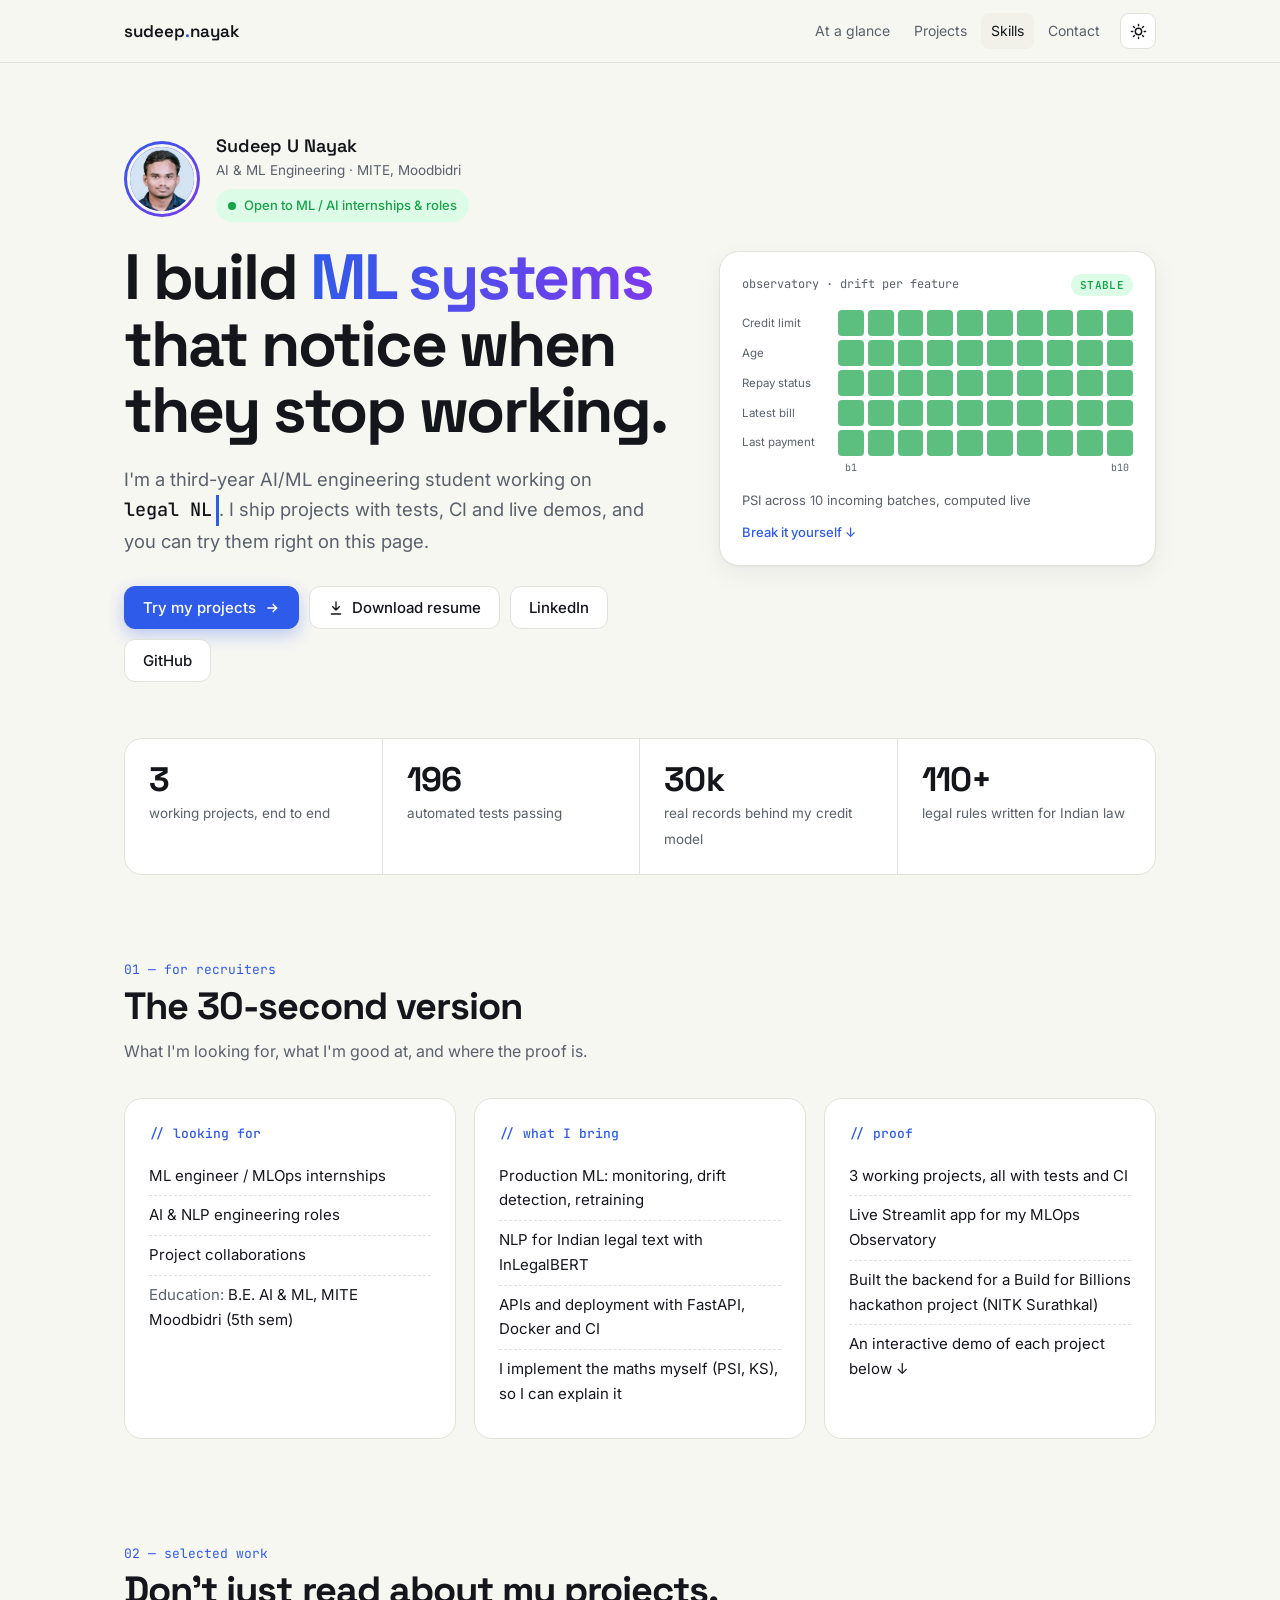
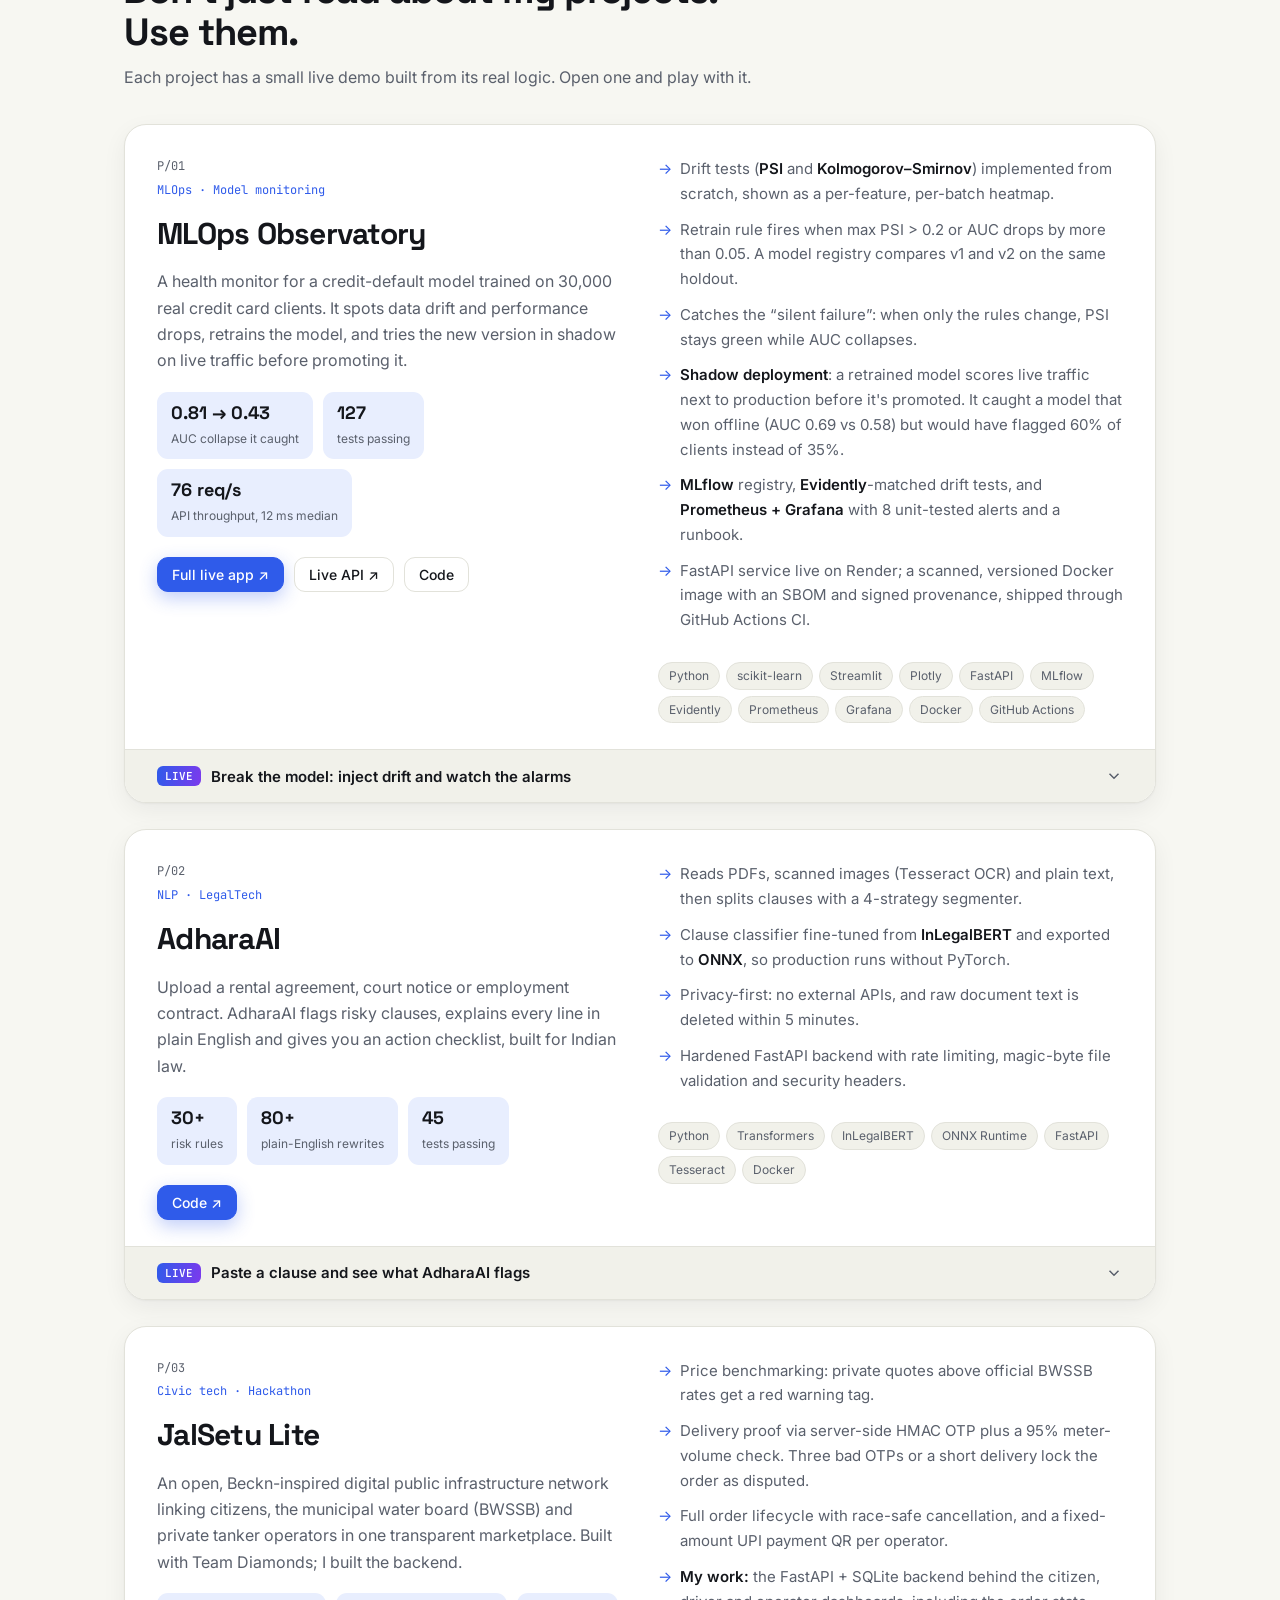
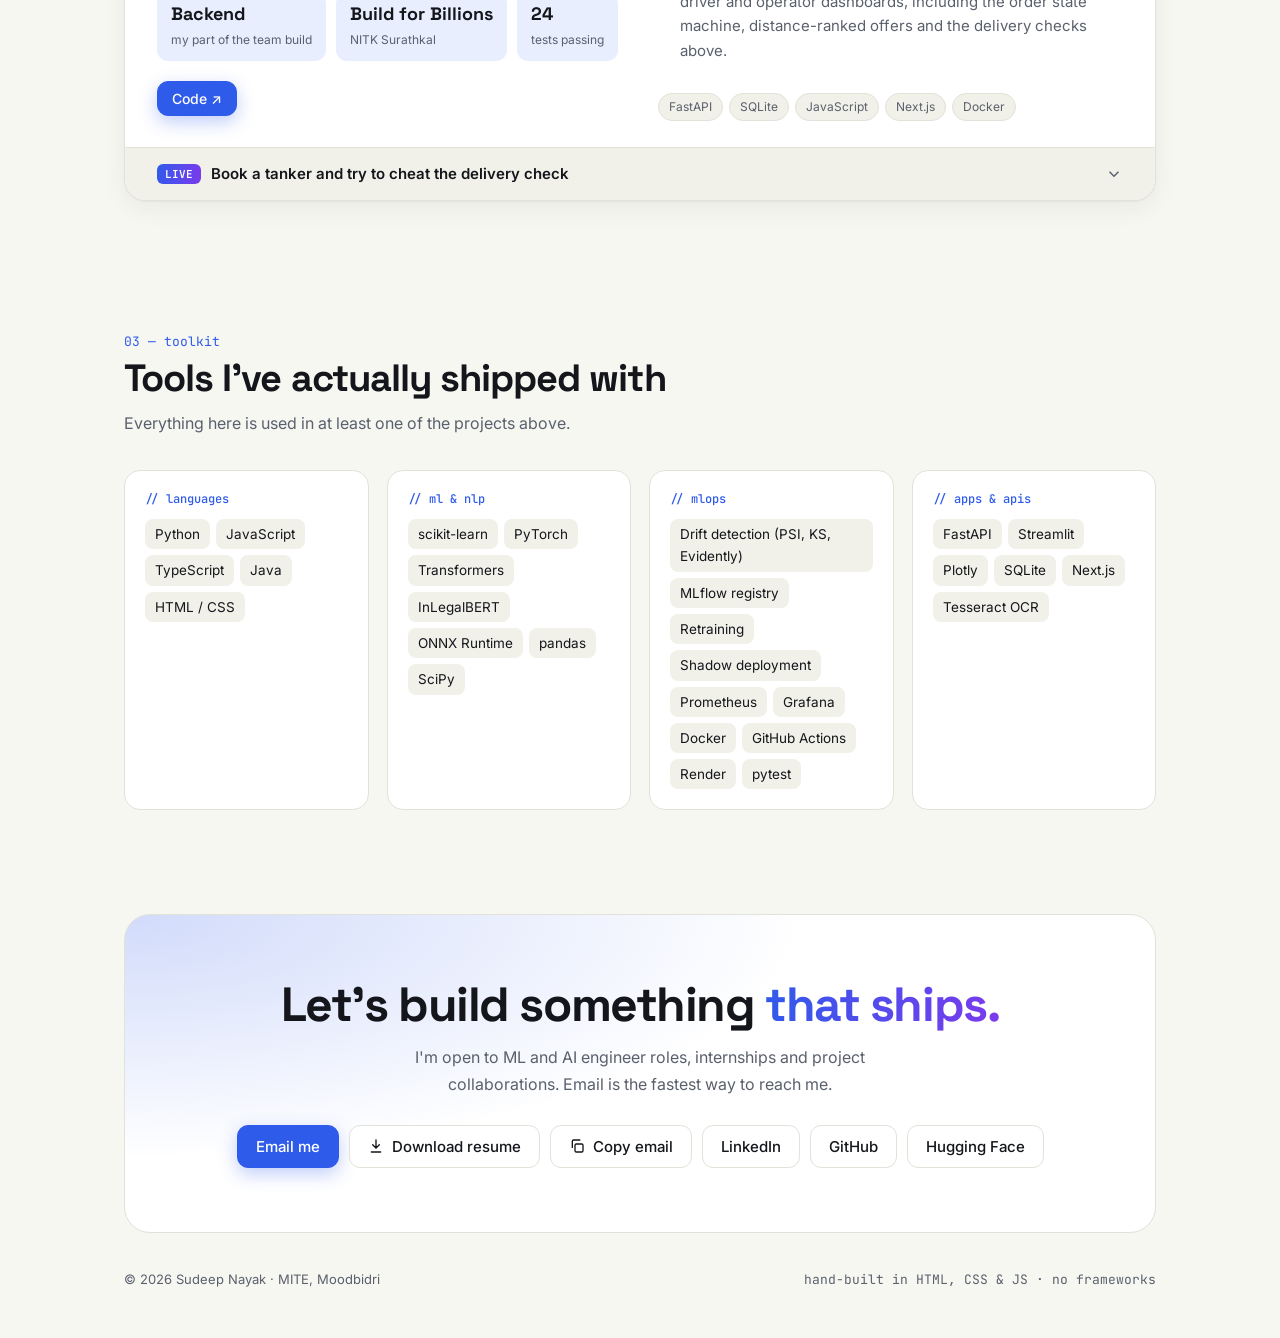
<file: index.html>
<!doctype html>
<html lang="en">
<head>
<meta charset="utf-8">
<meta name="viewport" content="width=device-width, initial-scale=1">
<title>Sudeep Nayak — ML &amp; MLOps Engineer</title>
<meta name="description" content="Sudeep Nayak, third-year AI/ML engineering student at MITE Moodbidri. Interactive portfolio: MLOps Observatory, AdharaAI and JalSetu Lite.">
<meta property="og:title" content="Sudeep Nayak — ML &amp; MLOps Engineer">
<meta property="og:image" content="https://sudeepn1104.github.io/profile.jpg">
<meta property="og:description" content="I build ML systems that notice when they stop working. Try my projects live on this page.">
<link rel="preconnect" href="https://fonts.googleapis.com">
<link rel="preconnect" href="https://fonts.gstatic.com" crossorigin>
<link href="https://fonts.googleapis.com/css2?family=Space+Grotesk:wght@500;600;700&family=Inter:wght@400;500;600&family=JetBrains+Mono:wght@400;500&display=swap" rel="stylesheet">
<style>
  :root {
    --bg: #f7f7f2;
    --surface: #ffffff;
    --surface-2: #f1f1ea;
    --text: #14161b;
    --muted: #5a606c;
    --line: #e2e2da;
    --accent: #2f5bea;
    --accent-2: #7c3aed;
    --accent-soft: #e8eefe;
    --ok: #16a34a; --ok-soft: #dcfce7;
    --warn: #d97706; --warn-soft: #fef3c7;
    --bad: #dc2626; --bad-soft: #fee2e2;
    --on-accent: #ffffff;
    --shadow: 0 1px 2px rgba(20,22,27,.04), 0 8px 24px rgba(20,22,27,.06);
  }
  @media (prefers-color-scheme: dark) {
    :root:not([data-theme="light"]) {
      --bg: #0c0e12; --surface: #14171d; --surface-2: #1a1e26; --text: #e9eaee; --muted: #9aa1ae; --line: #252a33;
      --accent: #7c9cff; --accent-2: #b38cff; --accent-soft: #1a2240;
      --ok: #4ade80; --ok-soft: #0f2a1a; --warn: #fbbf24; --warn-soft: #2d230b; --bad: #f87171; --bad-soft: #321414;
      --on-accent: #0c0e12; --shadow: 0 1px 2px rgba(0,0,0,.3), 0 8px 24px rgba(0,0,0,.25);
    }
  }
  :root[data-theme="dark"] {
    --bg: #0c0e12; --surface: #14171d; --surface-2: #1a1e26; --text: #e9eaee; --muted: #9aa1ae; --line: #252a33;
    --accent: #7c9cff; --accent-2: #b38cff; --accent-soft: #1a2240;
    --ok: #4ade80; --ok-soft: #0f2a1a; --warn: #fbbf24; --warn-soft: #2d230b; --bad: #f87171; --bad-soft: #321414;
    --on-accent: #0c0e12; --shadow: 0 1px 2px rgba(0,0,0,.3), 0 8px 24px rgba(0,0,0,.25);
  }

  * { box-sizing: border-box; }
  html { scroll-behavior: smooth; scroll-padding-top: 72px; }
  body { margin: 0; background: var(--bg); color: var(--text); font: 16px/1.65 Inter, system-ui, sans-serif; -webkit-font-smoothing: antialiased; overflow-x: hidden; }
  a { color: inherit; }
  h1, h2, h3 { font-family: "Space Grotesk", Inter, sans-serif; }
  .mono { font-family: "JetBrains Mono", ui-monospace, monospace; }
  .wrap { max-width: 1080px; margin: 0 auto; padding: 0 24px; }
  :focus-visible { outline: 2px solid var(--accent); outline-offset: 2px; border-radius: 6px; }

  /* progress + nav */
  #progress { position: fixed; top: 0; left: 0; height: 3px; width: 0; z-index: 30; background: linear-gradient(90deg, var(--accent), var(--accent-2)); }
  header.nav { position: sticky; top: 0; z-index: 20; background: color-mix(in srgb, var(--bg) 82%, transparent); backdrop-filter: blur(12px); border-bottom: 1px solid var(--line); }
  header.nav .wrap { display: flex; align-items: center; justify-content: space-between; height: 62px; }
  .brand { font: 600 17px "Space Grotesk", sans-serif; text-decoration: none; }
  .brand span { color: var(--accent); }
  nav { display: flex; gap: 4px; align-items: center; }
  nav a { text-decoration: none; color: var(--muted); font-size: 14px; padding: 6px 10px; border-radius: 8px; }
  nav a:hover { color: var(--text); }
  nav a.active { color: var(--text); background: var(--surface-2); }
  .icon-btn { border: 1px solid var(--line); background: var(--surface); color: var(--text); width: 36px; height: 36px; border-radius: 9px; cursor: pointer; display: grid; place-items: center; margin-left: 6px; }
  .icon-btn svg { width: 17px; height: 17px; }

  /* buttons */
  .btn { display: inline-flex; align-items: center; gap: 8px; padding: 11px 18px; border-radius: 11px; font: 500 15px Inter, sans-serif; text-decoration: none; border: 1px solid var(--line); background: var(--surface); color: var(--text); cursor: pointer; transition: transform .15s, border-color .15s, box-shadow .15s; }
  .btn:hover { transform: translateY(-1px); border-color: var(--accent); }
  .btn:disabled { opacity: .55; cursor: default; transform: none; }
  .btn.primary { background: var(--accent); border-color: var(--accent); color: var(--on-accent); box-shadow: 0 6px 18px color-mix(in srgb, var(--accent) 30%, transparent); }
  .btn.sm { padding: 8px 14px; font-size: 14px; }
  .btn svg { width: 16px; height: 16px; }

  /* hero */
  .hero { padding: 72px 0 56px; position: relative; }
  .hero-grid { display: grid; grid-template-columns: 1.25fr 1fr; gap: 48px; align-items: center; }
  .who { display: flex; align-items: center; gap: 16px; margin-bottom: 22px; }
  .avatar { width: 76px; height: 76px; border-radius: 50%; padding: 3px; background: linear-gradient(135deg, var(--accent), var(--accent-2)); flex: none; }
  .avatar img { width: 100%; height: 100%; border-radius: 50%; object-fit: cover; display: block; border: 3px solid var(--bg); }
  .who-name { font: 600 18px/1.2 "Space Grotesk", sans-serif; }
  .who-sub { font-size: 13.5px; color: var(--muted); margin-top: 2px; }
  .who .badge { margin: 8px 0 0; }
  .badge { display: inline-flex; align-items: center; gap: 8px; font-size: 13px; padding: 6px 12px; border-radius: 999px; background: var(--ok-soft); color: var(--ok); font-weight: 500; margin-bottom: 22px; }
  .dot { width: 8px; height: 8px; border-radius: 50%; background: var(--ok); position: relative; }
  .dot::after { content: ""; position: absolute; inset: -4px; border-radius: 50%; border: 2px solid var(--ok); opacity: 0; animation: ping 2s infinite; }
  @keyframes ping { 0% { transform: scale(.6); opacity: .8; } 100% { transform: scale(1.6); opacity: 0; } }
  .hero h1 { font-size: clamp(38px, 5.6vw, 64px); line-height: 1.04; letter-spacing: -0.035em; margin: 0 0 20px; }
  .grad { background: linear-gradient(100deg, var(--accent), var(--accent-2)); -webkit-background-clip: text; background-clip: text; color: transparent; }
  .rotator { display: inline-block; min-width: 1ch; border-right: 3px solid var(--accent); padding-right: 4px; color: var(--text); font-weight: 500; animation: caret 1s steps(1) infinite; }
  @keyframes caret { 50% { border-color: transparent; } }
  .lead { font-size: 18.5px; color: var(--muted); max-width: 54ch; margin: 0 0 30px; }
  .lead b { color: var(--text); font-weight: 600; }
  .cta { display: flex; gap: 10px; flex-wrap: wrap; }

  .hero-card { background: var(--surface); border: 1px solid var(--line); border-radius: 20px; padding: 22px; box-shadow: var(--shadow); }
  .hc-top { display: flex; justify-content: space-between; align-items: center; margin-bottom: 14px; gap: 10px; }
  .hc-title { font-size: 12px; color: var(--muted); }
  .pill { font: 600 11px "JetBrains Mono", monospace; padding: 4px 9px; border-radius: 999px; letter-spacing: .03em; white-space: nowrap; }
  .pill.ok { background: var(--ok-soft); color: var(--ok); }
  .pill.warn { background: var(--warn-soft); color: var(--warn); }
  .pill.bad { background: var(--bad-soft); color: var(--bad); }
  .heat { display: grid; grid-template-columns: 92px repeat(10, 1fr); gap: 4px; align-items: center; }
  .heat .lbl { font-size: 11.5px; color: var(--muted); white-space: nowrap; overflow: hidden; text-overflow: ellipsis; }
  .heat .cell { aspect-ratio: 1; border-radius: 4px; transition: background .35s; }
  .heat .cell.ok { background: color-mix(in srgb, var(--ok) 70%, var(--surface)); }
  .heat .cell.warn { background: var(--warn); }
  .heat .cell.bad { background: var(--bad); }
  .heat .axis { font-size: 10px; color: var(--muted); text-align: center; }
  .hc-foot { display: flex; justify-content: space-between; align-items: center; margin-top: 14px; font-size: 13px; color: var(--muted); gap: 10px; flex-wrap: wrap; }
  .hc-foot a { color: var(--accent); text-decoration: none; font-weight: 500; }

  /* stats */
  .stats { display: grid; grid-template-columns: repeat(4, 1fr); border: 1px solid var(--line); border-radius: 18px; background: var(--surface); overflow: hidden; }
  .stats div { padding: 22px 24px; border-right: 1px solid var(--line); }
  .stats div:last-child { border-right: 0; }
  .stats b { display: block; font: 700 34px/1.1 "Space Grotesk", sans-serif; letter-spacing: -0.02em; }
  .stats span { font-size: 13.5px; color: var(--muted); }

  /* sections */
  section { padding: 84px 0 20px; }
  .sec-head { margin-bottom: 34px; max-width: 640px; }
  .sec-head .num { color: var(--accent); font-size: 13px; }
  .sec-head h2 { margin: 6px 0 10px; font-size: clamp(28px, 3.6vw, 38px); letter-spacing: -0.025em; line-height: 1.1; }
  .sec-head p { margin: 0; color: var(--muted); }

  /* glance */
  .glance { display: grid; grid-template-columns: repeat(3, 1fr); gap: 18px; }
  .g-card { background: var(--surface); border: 1px solid var(--line); border-radius: 18px; padding: 24px; }
  .g-card h3 { margin: 0 0 12px; font-size: 13px; font-family: "JetBrains Mono", monospace; font-weight: 500; color: var(--accent); }
  .g-card ul { margin: 0; padding: 0; list-style: none; }
  .g-card li { padding: 7px 0; border-bottom: 1px dashed var(--line); font-size: 15px; }
  .g-card li:last-child { border-bottom: 0; }
  .g-card li span { color: var(--muted); }

  /* projects */
  .proj { background: var(--surface); border: 1px solid var(--line); border-radius: 22px; overflow: hidden; margin-bottom: 26px; box-shadow: var(--shadow); }
  .proj-head { display: grid; grid-template-columns: 1fr 1fr; gap: 36px; padding: 32px 32px 26px; }
  .idx { font-size: 12px; color: var(--muted); }
  .kind { font-size: 12px; color: var(--accent); margin: 4px 0 8px; }
  .proj h3 { margin: 0 0 10px; font-size: 30px; letter-spacing: -0.025em; }
  .proj .sum { margin: 0 0 18px; color: var(--muted); }
  .stat-row { display: flex; gap: 10px; flex-wrap: wrap; margin-bottom: 20px; }
  .stat { background: var(--accent-soft); border-radius: 11px; padding: 9px 14px; }
  .stat b { display: block; font: 700 18px "Space Grotesk", sans-serif; }
  .stat span { font-size: 12px; color: var(--muted); }
  .links { display: flex; gap: 10px; flex-wrap: wrap; }
  .hl { margin: 0 0 18px; padding: 0; list-style: none; }
  .hl li { position: relative; padding: 0 0 11px 22px; font-size: 15px; color: var(--muted); }
  .hl li::before { content: "→"; position: absolute; left: 0; color: var(--accent); }
  .hl b { color: var(--text); font-weight: 600; }
  .tags { display: flex; flex-wrap: wrap; gap: 6px; }
  .tag { font-size: 12px; padding: 3px 10px; border-radius: 999px; background: var(--surface-2); color: var(--muted); border: 1px solid var(--line); }

  /* demo panel */
  .demo { border-top: 1px solid var(--line); background: var(--surface-2); }
  .demo-toggle { width: 100%; display: flex; justify-content: space-between; align-items: center; gap: 12px; padding: 16px 32px; border: 0; background: transparent; color: var(--text); cursor: pointer; font: 600 15px Inter, sans-serif; text-align: left; }
  .demo-toggle:hover { background: color-mix(in srgb, var(--accent) 6%, transparent); }
  .demo-toggle .try { display: inline-flex; align-items: center; gap: 10px; }
  .demo-toggle .try i { font-style: normal; font: 600 11px "JetBrains Mono", monospace; padding: 3px 8px; border-radius: 6px; background: linear-gradient(100deg, var(--accent), var(--accent-2)); color: #fff; flex: none; }
  .demo-toggle .chev { transition: transform .25s; color: var(--muted); flex: none; }
  .demo-toggle[aria-expanded="true"] .chev { transform: rotate(180deg); }
  .demo-body { display: grid; grid-template-rows: 0fr; transition: grid-template-rows .35s ease; }
  .demo-body > div { overflow: hidden; }
  .demo.open .demo-body { grid-template-rows: 1fr; }
  .demo-inner { padding: 4px 32px 30px; }
  .demo-note { font-size: 12.5px; color: var(--muted); margin: 0 0 18px; }

  .obs { display: grid; grid-template-columns: 300px 1fr; gap: 26px; }
  .ctrl { background: var(--surface); border: 1px solid var(--line); border-radius: 14px; padding: 18px; display: flex; flex-direction: column; gap: 16px; }
  .ctrl label { font-size: 13.5px; font-weight: 600; display: flex; justify-content: space-between; }
  .ctrl label output { font: 500 12px "JetBrains Mono", monospace; color: var(--accent); }
  .ctrl small { display: block; font-size: 12px; color: var(--muted); margin-top: 2px; line-height: 1.45; }
  input[type=range] { width: 100%; accent-color: var(--accent); margin: 6px 0 0; }
  .status { border-radius: 12px; padding: 12px 14px; font-size: 13.5px; }
  .status.ok { background: var(--ok-soft); color: var(--ok); }
  .status.warn { background: var(--warn-soft); color: var(--warn); }
  .status.bad { background: var(--bad-soft); color: var(--bad); }
  .status b { display: block; font-size: 14px; margin-bottom: 2px; }
  .viz { background: var(--surface); border: 1px solid var(--line); border-radius: 14px; padding: 18px; min-width: 0; }
  .viz h4 { margin: 0 0 10px; font-size: 13px; font-weight: 600; display: flex; justify-content: space-between; gap: 8px; flex-wrap: wrap; }
  .viz h4 span { font-weight: 400; color: var(--muted); font-size: 12px; }
  .legend { display: flex; gap: 12px; font-size: 11.5px; color: var(--muted); }
  .legend i { display: inline-block; width: 10px; height: 10px; border-radius: 3px; margin-right: 4px; vertical-align: -1px; }
  svg.auc { width: 100%; height: auto; display: block; overflow: visible; }
  .registry { margin-top: 14px; display: none; }
  .registry.show { display: block; }
  .reg-row { display: grid; grid-template-columns: 40px 1fr 54px; gap: 10px; align-items: center; font-size: 13px; margin-bottom: 6px; }
  .bar { height: 10px; border-radius: 6px; background: var(--line); overflow: hidden; }
  .bar i { display: block; height: 100%; width: 0; border-radius: 6px; background: var(--muted); transition: width .6s; }
  .bar i.win { background: var(--ok); }

  .adh { display: grid; grid-template-columns: 1fr 1fr; gap: 22px; }
  .chips { display: flex; flex-wrap: wrap; gap: 8px; margin-bottom: 10px; }
  .chip { font: 500 13px Inter, sans-serif; padding: 6px 12px; border-radius: 999px; border: 1px solid var(--line); background: var(--surface); color: var(--text); cursor: pointer; }
  .chip[aria-pressed="true"] { border-color: var(--accent); background: var(--accent-soft); color: var(--accent); }
  textarea { width: 100%; min-height: 160px; resize: vertical; padding: 14px; border-radius: 12px; border: 1px solid var(--line); background: var(--surface); color: var(--text); font: 14.5px/1.6 Inter, sans-serif; }
  .out { background: var(--surface); border: 1px solid var(--line); border-radius: 12px; padding: 16px; min-height: 160px; }
  .out h5 { margin: 0 0 8px; font: 500 12px "JetBrains Mono", monospace; color: var(--muted); }
  .plain { font-size: 14.5px; margin: 0 0 16px; }
  .plain mark { background: var(--accent-soft); color: var(--accent); border-radius: 4px; padding: 0 3px; }
  .risk { border-left: 3px solid var(--bad); padding: 8px 12px; background: var(--bad-soft); border-radius: 0 10px 10px 0; margin-bottom: 8px; font-size: 13.5px; }
  .risk.medium { border-color: var(--warn); background: var(--warn-soft); }
  .risk b { display: block; font-weight: 600; }
  .risk em { display: block; font-style: normal; color: var(--muted); margin-top: 3px; }
  .safe { color: var(--ok); font-size: 14px; margin: 0; }

  .jal { display: grid; grid-template-columns: 1fr 1fr; gap: 22px; }
  .rail { display: flex; flex-wrap: wrap; gap: 6px; margin-bottom: 16px; }
  .rail span { font: 500 11px "JetBrains Mono", monospace; padding: 5px 9px; border-radius: 7px; background: var(--surface); border: 1px solid var(--line); color: var(--muted); transition: all .25s; }
  .rail span.done { color: var(--ok); border-color: color-mix(in srgb, var(--ok) 40%, var(--line)); }
  .rail span.now { color: var(--on-accent); background: var(--accent); border-color: var(--accent); }
  .rail span.disputed { color: #fff; background: var(--bad); border-color: var(--bad); }
  .field { display: grid; grid-template-columns: 1fr 1fr; gap: 10px; margin-bottom: 10px; }
  .field label { font-size: 12.5px; color: var(--muted); display: block; }
  .field input, .field select { width: 100%; margin-top: 4px; padding: 9px 11px; border-radius: 9px; border: 1px solid var(--line); background: var(--surface); color: var(--text); font: 14px Inter, sans-serif; }
  .log { font: 12.5px/1.6 "JetBrains Mono", monospace; background: var(--surface); border: 1px solid var(--line); border-radius: 12px; padding: 14px; min-height: 200px; max-height: 280px; overflow: auto; }
  .log p { margin: 0 0 6px; }
  .log .g { color: var(--ok); } .log .r { color: var(--bad); } .log .y { color: var(--warn); } .log .m { color: var(--muted); }

  /* skills */
  .skills { display: grid; grid-template-columns: repeat(4, 1fr); gap: 18px; }
  .sk { background: var(--surface); border: 1px solid var(--line); border-radius: 16px; padding: 20px; }
  .sk h4 { margin: 0 0 12px; font: 500 12px "JetBrains Mono", monospace; color: var(--accent); }
  .sk ul { list-style: none; margin: 0; padding: 0; display: flex; flex-wrap: wrap; gap: 6px; }
  .sk li { font-size: 13.5px; padding: 4px 10px; border-radius: 8px; background: var(--surface-2); }

  /* contact */
  .contact { margin: 84px 0 0; padding: 64px 32px; border-radius: 26px; text-align: center; background: radial-gradient(120% 140% at 0% 0%, color-mix(in srgb, var(--accent) 22%, var(--surface)), var(--surface) 55%); border: 1px solid var(--line); }
  .contact h2 { font-size: clamp(30px, 4.6vw, 48px); letter-spacing: -0.03em; margin: 0 0 12px; line-height: 1.1; }
  .contact p { color: var(--muted); max-width: 50ch; margin: 0 auto 28px; }
  .contact .cta { justify-content: center; }
  footer { padding: 36px 0 48px; font-size: 13px; color: var(--muted); }
  footer .wrap { display: flex; justify-content: space-between; flex-wrap: wrap; gap: 8px; }

  #toast { position: fixed; left: 50%; bottom: 28px; transform: translate(-50%, 20px); background: var(--text); color: var(--bg); padding: 10px 18px; border-radius: 10px; font-size: 14px; opacity: 0; pointer-events: none; transition: all .25s; z-index: 40; max-width: calc(100% - 32px); }
  #toast.show { opacity: 1; transform: translate(-50%, 0); }

  .reveal { opacity: 0; transform: translateY(18px); transition: opacity .6s ease, transform .6s ease; }
  .reveal.in { opacity: 1; transform: none; }
  @media (prefers-reduced-motion: reduce) {
    *, *::before, *::after { animation: none !important; transition: none !important; }
    .reveal { opacity: 1; transform: none; }
    html { scroll-behavior: auto; }
  }

  @media (max-width: 900px) {
    .hero-grid, .proj-head, .obs, .adh, .jal { grid-template-columns: 1fr; }
    .glance { grid-template-columns: 1fr; }
    .skills { grid-template-columns: 1fr 1fr; }
    .stats { grid-template-columns: 1fr 1fr; }
    .stats div:nth-child(2) { border-right: 0; }
    .stats div:nth-child(-n+2) { border-bottom: 1px solid var(--line); }
  }
  @media (max-width: 600px) {
    .wrap { padding: 0 16px; }
    nav a.hide-sm { display: none; }
    .hero { padding: 44px 0 40px; }
    .proj-head { padding: 22px 18px 18px; gap: 6px; }
    .demo-toggle { padding: 14px 18px; font-size: 14px; }
    .demo-inner { padding: 4px 18px 22px; }
    .skills { grid-template-columns: 1fr; }
    .heat { grid-template-columns: 78px repeat(10, 1fr); gap: 3px; }
    .contact { padding: 48px 20px; }
    .field { grid-template-columns: 1fr; }
    .stats div { padding: 18px; }
    .stats b { font-size: 28px; }
  }
</style>
</head>
<body>
<div id="progress"></div>

<header class="nav">
  <div class="wrap">
    <a class="brand" href="#top">sudeep<span>.</span>nayak</a>
    <nav aria-label="Main">
      <a class="hide-sm" href="#glance">At a glance</a>
      <a href="#projects">Projects</a>
      <a class="hide-sm" href="#skills">Skills</a>
      <a href="#contact">Contact</a>
      <button class="icon-btn" id="theme" aria-label="Toggle dark mode">
        <svg viewBox="0 0 24 24" fill="none" stroke="currentColor" stroke-width="2" stroke-linecap="round"><circle cx="12" cy="12" r="4.5"/><path d="M12 2v2M12 20v2M4.9 4.9l1.4 1.4M17.7 17.7l1.4 1.4M2 12h2M20 12h2M4.9 19.1l1.4-1.4M17.7 6.3l1.4-1.4"/></svg>
      </button>
    </nav>
  </div>
</header>

<main id="top">
  <div class="wrap">
    <div class="hero">
      <div class="hero-grid">
        <div>
          <div class="who">
            <div class="avatar"><img src="profile.jpg" alt="Photo of Sudeep Nayak" width="70" height="70"></div>
            <div>
              <div class="who-name">Sudeep U Nayak</div>
              <div class="who-sub">AI &amp; ML Engineering · MITE, Moodbidri</div>
              <div class="badge"><span class="dot"></span>Open to ML / AI internships &amp; roles</div>
            </div>
          </div>
          <h1>I build <span class="grad">ML systems</span> that notice when they stop working.</h1>
          <p class="lead">I'm a third-year AI/ML engineering student working on <span class="rotator mono" id="rotator">MLOps</span>. I ship projects with tests, CI and live demos, and you can try them right on this page.</p>
          <div class="cta">
            <a class="btn primary" href="#projects">Try my projects
              <svg viewBox="0 0 24 24" fill="none" stroke="currentColor" stroke-width="2"><path d="M5 12h14M13 6l6 6-6 6"/></svg></a>
            <a class="btn" href="Sudeep-Nayak-Resume.pdf" download><svg viewBox="0 0 24 24" fill="none" stroke="currentColor" stroke-width="2" stroke-linecap="round"><path d="M12 3v12M7 10l5 5 5-5M5 21h14"/></svg>Download resume</a>
            <a class="btn" href="https://www.linkedin.com/in/sudeep-u-nayak-b69313374/" target="_blank" rel="noopener">LinkedIn</a>
            <a class="btn" href="https://github.com/Sudeepn1104" target="_blank" rel="noopener">GitHub</a>
          </div>
        </div>

        <div class="hero-card reveal" aria-label="Animated data-drift heatmap">
          <div class="hc-top">
            <span class="hc-title mono">observatory · drift per feature</span>
            <span class="pill ok" id="heroPill">STABLE</span>
          </div>
          <div class="heat" id="heroHeat"></div>
          <div class="hc-foot">
            <span>PSI across 10 incoming batches, computed live</span>
            <a href="#obs-demo" data-open="obs">Break it yourself ↓</a>
          </div>
        </div>
      </div>
    </div>

    <div class="stats reveal" aria-label="Key numbers">
      <div><b data-count="3">3</b><span>working projects, end to end</span></div>
      <div><b data-count="196">196</b><span>automated tests passing</span></div>
      <div><b data-count="30000" data-fmt="k">30k</b><span>real records behind my credit model</span></div>
      <div><b data-count="110" data-suffix="+">110+</b><span>legal rules written for Indian law</span></div>
    </div>
  </div>

  <section id="glance">
    <div class="wrap">
      <div class="sec-head reveal">
        <div class="num mono">01 — for recruiters</div>
        <h2>The 30-second version</h2>
        <p>What I'm looking for, what I'm good at, and where the proof is.</p>
      </div>
      <div class="glance">
        <div class="g-card reveal">
          <h3>// looking for</h3>
          <ul>
            <li>ML engineer / MLOps internships</li>
            <li>AI &amp; NLP engineering roles</li>
            <li>Project collaborations</li>
            <li><span>Education:</span> B.E. AI &amp; ML, MITE Moodbidri (5th sem)</li>
          </ul>
        </div>
        <div class="g-card reveal">
          <h3>// what I bring</h3>
          <ul>
            <li>Production ML: monitoring, drift detection, retraining</li>
            <li>NLP for Indian legal text with InLegalBERT</li>
            <li>APIs and deployment with FastAPI, Docker and CI</li>
            <li>I implement the maths myself (PSI, KS), so I can explain it</li>
          </ul>
        </div>
        <div class="g-card reveal">
          <h3>// proof</h3>
          <ul>
            <li>3 working projects, all with tests and CI</li>
            <li>Live Streamlit app for my MLOps Observatory</li>
            <li>Built the backend for a Build for Billions hackathon project (NITK Surathkal)</li>
            <li>An interactive demo of each project below ↓</li>
          </ul>
        </div>
      </div>
    </div>
  </section>

  <section id="projects">
    <div class="wrap">
      <div class="sec-head reveal">
        <div class="num mono">02 — selected work</div>
        <h2>Don't just read about my projects. Use them.</h2>
        <p>Each project has a small live demo built from its real logic. Open one and play with it.</p>
      </div>

      <!-- Observatory -->
      <article class="proj reveal" id="obs-demo">
        <div class="proj-head">
          <div>
            <div class="idx mono">P/01</div>
            <div class="kind mono">MLOps · Model monitoring</div>
            <h3>MLOps Observatory</h3>
            <p class="sum">A health monitor for a credit-default model trained on 30,000 real credit card clients. It spots data drift and performance drops, retrains the model, and tries the new version in shadow on live traffic before promoting it.</p>
            <div class="stat-row">
              <div class="stat"><b>0.81 → 0.43</b><span>AUC collapse it caught</span></div>
              <div class="stat"><b>127</b><span>tests passing</span></div>
              <div class="stat"><b>76 req/s</b><span>API throughput, 12 ms median</span></div>
            </div>
            <div class="links">
              <a class="btn primary sm" href="https://mlops-observatory-sudeepunayak.streamlit.app/" target="_blank" rel="noopener">Full live app ↗</a>
              <a class="btn sm" href="https://mlops-observatory-api.onrender.com/docs" target="_blank" rel="noopener">Live API ↗</a>
              <a class="btn sm" href="https://github.com/Sudeepn1104/MLOPs-Observatory" target="_blank" rel="noopener">Code</a>
            </div>
          </div>
          <div>
            <ul class="hl">
              <li>Drift tests (<b>PSI</b> and <b>Kolmogorov–Smirnov</b>) implemented from scratch, shown as a per-feature, per-batch heatmap.</li>
              <li>Retrain rule fires when max PSI &gt; 0.2 or AUC drops by more than 0.05. A model registry compares v1 and v2 on the same holdout.</li>
              <li>Catches the “silent failure”: when only the rules change, PSI stays green while AUC collapses.</li>
              <li><b>Shadow deployment</b>: a retrained model scores live traffic next to production before it's promoted. It caught a model that won offline (AUC 0.69 vs 0.58) but would have flagged 60% of clients instead of 35%.</li>
              <li><b>MLflow</b> registry, <b>Evidently</b>-matched drift tests, and <b>Prometheus + Grafana</b> with 8 unit-tested alerts and a runbook.</li>
              <li>FastAPI service live on Render; a scanned, versioned Docker image with an SBOM and signed provenance, shipped through GitHub Actions CI.</li>
            </ul>
            <div class="tags"><span class="tag">Python</span><span class="tag">scikit-learn</span><span class="tag">Streamlit</span><span class="tag">Plotly</span><span class="tag">FastAPI</span><span class="tag">MLflow</span><span class="tag">Evidently</span><span class="tag">Prometheus</span><span class="tag">Grafana</span><span class="tag">Docker</span><span class="tag">GitHub Actions</span></div>
          </div>
        </div>
        <div class="demo" data-demo="obs">
          <button class="demo-toggle" aria-expanded="false" aria-controls="obs-body">
            <span class="try"><i>LIVE</i>Break the model: inject drift and watch the alarms</span>
            <svg class="chev" width="18" height="18" viewBox="0 0 24 24" fill="none" stroke="currentColor" stroke-width="2"><path d="M6 9l6 6 6-6"/></svg>
          </button>
          <div class="demo-body" id="obs-body"><div><div class="demo-inner">
            <p class="demo-note">A simplified, in-browser version of the Observatory: a logistic model on 5 simulated credit features, scored on 10 batches of 800 clients. PSI and AUC are computed live, with the same thresholds as the real app. Tip: push only <b>concept drift</b> to see the silent failure.</p>
            <div class="obs">
              <div class="ctrl">
                <div>
                  <label for="inDrift">Input drift <output id="inDriftV">0%</output></label>
                  <input type="range" id="inDrift" min="0" max="100" value="0">
                  <small>The clients change: e.g. lower credit limits, different repayment patterns.</small>
                </div>
                <div>
                  <label for="coDrift">Concept drift <output id="coDriftV">0%</output></label>
                  <input type="range" id="coDrift" min="0" max="100" value="0">
                  <small>The rules change: same-looking clients, but what predicts default shifts.</small>
                </div>
                <div class="status ok" id="obsStatus"><b>Healthy</b>No drift detected.</div>
                <button class="btn primary sm" id="retrain" style="justify-content:center">Retrain v2 on latest batch</button>
                <button class="btn sm" id="obsReset" style="justify-content:center">Reset</button>
              </div>
              <div class="viz">
                <h4>PSI per feature × batch <span class="legend"><span><i style="background:var(--ok)"></i>&lt;0.1</span><span><i style="background:var(--warn)"></i>0.1–0.2</span><span><i style="background:var(--bad)"></i>&gt;0.2</span></span></h4>
                <div class="heat" id="obsHeat"></div>
                <h4 style="margin-top:20px">Model AUC per batch <span id="aucNow"></span></h4>
                <svg class="auc" id="aucChart" viewBox="0 0 600 150" role="img" aria-label="AUC per batch"></svg>
                <div class="registry" id="registry">
                  <h4>Model registry · fresh holdout batch <span id="regVerdict"></span></h4>
                  <div class="reg-row"><span class="mono">v1</span><div class="bar"><i id="barV1"></i></div><span class="mono" id="aucV1"></span></div>
                  <div class="reg-row"><span class="mono">v2</span><div class="bar"><i id="barV2"></i></div><span class="mono" id="aucV2"></span></div>
                </div>
              </div>
            </div>
          </div></div></div>
        </div>
      </article>

      <!-- AdharaAI -->
      <article class="proj reveal">
        <div class="proj-head">
          <div>
            <div class="idx mono">P/02</div>
            <div class="kind mono">NLP · LegalTech</div>
            <h3>AdharaAI</h3>
            <p class="sum">Upload a rental agreement, court notice or employment contract. AdharaAI flags risky clauses, explains every line in plain English and gives you an action checklist, built for Indian law.</p>
            <div class="stat-row">
              <div class="stat"><b>30+</b><span>risk rules</span></div>
              <div class="stat"><b>80+</b><span>plain-English rewrites</span></div>
              <div class="stat"><b>45</b><span>tests passing</span></div>
            </div>
            <div class="links">
              <a class="btn primary sm" href="https://github.com/Sudeepn1104/AdharaAI" target="_blank" rel="noopener">Code ↗</a>
            </div>
          </div>
          <div>
            <ul class="hl">
              <li>Reads PDFs, scanned images (Tesseract OCR) and plain text, then splits clauses with a 4-strategy segmenter.</li>
              <li>Clause classifier fine-tuned from <b>InLegalBERT</b> and exported to <b>ONNX</b>, so production runs without PyTorch.</li>
              <li>Privacy-first: no external APIs, and raw document text is deleted within 5 minutes.</li>
              <li>Hardened FastAPI backend with rate limiting, magic-byte file validation and security headers.</li>
            </ul>
            <div class="tags"><span class="tag">Python</span><span class="tag">Transformers</span><span class="tag">InLegalBERT</span><span class="tag">ONNX Runtime</span><span class="tag">FastAPI</span><span class="tag">Tesseract</span><span class="tag">Docker</span></div>
          </div>
        </div>
        <div class="demo" data-demo="adh">
          <button class="demo-toggle" aria-expanded="false" aria-controls="adh-body">
            <span class="try"><i>LIVE</i>Paste a clause and see what AdharaAI flags</span>
            <svg class="chev" width="18" height="18" viewBox="0 0 24 24" fill="none" stroke="currentColor" stroke-width="2"><path d="M6 9l6 6 6-6"/></svg>
          </button>
          <div class="demo-body" id="adh-body"><div><div class="demo-inner">
            <p class="demo-note">Runs a subset of AdharaAI's real risk rules and jargon rewrites, taken from its source code, entirely in your browser. Nothing you type leaves the page.</p>
            <div class="adh">
              <div>
                <div class="chips" id="adhChips">
                  <button class="chip" aria-pressed="true" data-i="0">Eviction</button>
                  <button class="chip" aria-pressed="false" data-i="1">Deposit</button>
                  <button class="chip" aria-pressed="false" data-i="2">Lock-in</button>
                  <button class="chip" aria-pressed="false" data-i="3">A fair clause</button>
                </div>
                <textarea id="adhIn" aria-label="Legal clause"></textarea>
              </div>
              <div class="out" aria-live="polite">
                <h5>PLAIN ENGLISH</h5>
                <p class="plain" id="adhPlain"></p>
                <h5 id="adhRiskH">RISKS FOUND</h5>
                <div id="adhRisks"></div>
              </div>
            </div>
          </div></div></div>
        </div>
      </article>

      <!-- JalSetu -->
      <article class="proj reveal">
        <div class="proj-head">
          <div>
            <div class="idx mono">P/03</div>
            <div class="kind mono">Civic tech · Hackathon</div>
            <h3>JalSetu Lite</h3>
            <p class="sum">An open, Beckn-inspired digital public infrastructure network linking citizens, the municipal water board (BWSSB) and private tanker operators in one transparent marketplace. Built with Team Diamonds; I built the backend.</p>
            <div class="stat-row">
              <div class="stat"><b>Backend</b><span>my part of the team build</span></div>
              <div class="stat"><b>Build for Billions</b><span>NITK Surathkal</span></div>
              <div class="stat"><b>24</b><span>tests passing</span></div>
            </div>
            <div class="links">
              <a class="btn primary sm" href="https://github.com/Sudeepn1104/jalsetu-lite" target="_blank" rel="noopener">Code ↗</a>
            </div>
          </div>
          <div>
            <ul class="hl">
              <li>Price benchmarking: private quotes above official BWSSB rates get a red warning tag.</li>
              <li>Delivery proof via server-side HMAC OTP plus a 95% meter-volume check. Three bad OTPs or a short delivery lock the order as disputed.</li>
              <li>Full order lifecycle with race-safe cancellation, and a fixed-amount UPI payment QR per operator.</li>
              <li><b>My work:</b> the FastAPI + SQLite backend behind the citizen, driver and operator dashboards, including the order state machine, distance-ranked offers and the delivery checks above.</li>
            </ul>
            <div class="tags"><span class="tag">FastAPI</span><span class="tag">SQLite</span><span class="tag">JavaScript</span><span class="tag">Next.js</span><span class="tag">Docker</span></div>
          </div>
        </div>
        <div class="demo" data-demo="jal">
          <button class="demo-toggle" aria-expanded="false" aria-controls="jal-body">
            <span class="try"><i>LIVE</i>Book a tanker and try to cheat the delivery check</span>
            <svg class="chev" width="18" height="18" viewBox="0 0 24 24" fill="none" stroke="currentColor" stroke-width="2"><path d="M6 9l6 6 6-6"/></svg>
          </button>
          <div class="demo-body" id="jal-body"><div><div class="demo-inner">
            <p class="demo-note">JalSetu's real rules, simulated: BWSSB benchmark rates, the 95% meter check and the 3-strike OTP dispute lock. The demo OTP is shown so you can test both paths. Try a short meter reading or a wrong OTP.</p>
            <div class="jal">
              <div>
                <div class="rail" id="jalRail"></div>
                <div class="field">
                  <label>Tanker size<select id="jalCap"><option value="4000">4,000 L</option><option value="5000">5,000 L</option><option value="6000" selected>6,000 L</option><option value="12000">12,000 L</option></select></label>
                  <label>Private quote (₹)<input id="jalQuote" type="number" inputmode="numeric" value="950"></label>
                </div>
                <div class="field">
                  <label>Meter before (L)<input id="jalM0" type="number" inputmode="numeric" value="10200"></label>
                  <label>Meter after (L)<input id="jalM1" type="number" inputmode="numeric" value="16000"></label>
                </div>
                <div class="field">
                  <label>Delivery OTP <span class="mono" id="jalOtpHint"></span><input id="jalOtp" inputmode="numeric" maxlength="4" placeholder="4 digits"></label>
                  <label>&nbsp;<button class="btn primary sm" id="jalGo" type="button" style="width:100%;justify-content:center;margin-top:4px">Search tankers →</button></label>
                </div>
                <button class="btn sm" id="jalReset" type="button">Start a new order</button>
              </div>
              <div class="log" id="jalLog" aria-live="polite"></div>
            </div>
          </div></div></div>
        </div>
      </article>
    </div>
  </section>

  <section id="skills">
    <div class="wrap">
      <div class="sec-head reveal">
        <div class="num mono">03 — toolkit</div>
        <h2>Tools I've actually shipped with</h2>
        <p>Everything here is used in at least one of the projects above.</p>
      </div>
      <div class="skills">
        <div class="sk reveal"><h4>// languages</h4><ul><li>Python</li><li>JavaScript</li><li>TypeScript</li><li>Java</li><li>HTML / CSS</li></ul></div>
        <div class="sk reveal"><h4>// ml &amp; nlp</h4><ul><li>scikit-learn</li><li>PyTorch</li><li>Transformers</li><li>InLegalBERT</li><li>ONNX Runtime</li><li>pandas</li><li>SciPy</li></ul></div>
        <div class="sk reveal"><h4>// mlops</h4><ul><li>Drift detection (PSI, KS, Evidently)</li><li>MLflow registry</li><li>Retraining</li><li>Shadow deployment</li><li>Prometheus</li><li>Grafana</li><li>Docker</li><li>GitHub Actions</li><li>Render</li><li>pytest</li></ul></div>
        <div class="sk reveal"><h4>// apps &amp; apis</h4><ul><li>FastAPI</li><li>Streamlit</li><li>Plotly</li><li>SQLite</li><li>Next.js</li><li>Tesseract OCR</li></ul></div>
      </div>
    </div>
  </section>

  <div class="wrap">
    <section id="contact" class="contact reveal">
      <h2>Let's build something <span class="grad">that ships.</span></h2>
      <p>I'm open to ML and AI engineer roles, internships and project collaborations. Email is the fastest way to reach me.</p>
      <div class="cta">
        <a class="btn primary" href="mailto:sudeepnayak1104@gmail.com">Email me</a>
        <a class="btn" href="Sudeep-Nayak-Resume.pdf" download><svg viewBox="0 0 24 24" fill="none" stroke="currentColor" stroke-width="2" stroke-linecap="round"><path d="M12 3v12M7 10l5 5 5-5M5 21h14"/></svg>Download resume</a>
        <button class="btn" id="copyEmail" type="button">
          <svg viewBox="0 0 24 24" fill="none" stroke="currentColor" stroke-width="2"><rect x="9" y="9" width="12" height="12" rx="2"/><path d="M5 15V5a2 2 0 0 1 2-2h10"/></svg>Copy email</button>
        <a class="btn" href="https://www.linkedin.com/in/sudeep-u-nayak-b69313374/" target="_blank" rel="noopener">LinkedIn</a>
        <a class="btn" href="https://github.com/Sudeepn1104" target="_blank" rel="noopener">GitHub</a>
        <a class="btn" href="https://huggingface.co/Sudeepn1104" target="_blank" rel="noopener">Hugging Face</a>
      </div>
    </section>
  </div>
</main>

<footer>
  <div class="wrap">
    <span>© <span id="yr">2026</span> Sudeep Nayak · MITE, Moodbidri</span>
    <span class="mono">hand-built in HTML, CSS &amp; JS · no frameworks</span>
  </div>
</footer>
<div id="toast" role="status"></div>

<script>
(function () {
  "use strict";
  var $ = function (s, r) { return (r || document).querySelector(s); };
  var $$ = function (s, r) { return Array.prototype.slice.call((r || document).querySelectorAll(s)); };
  var reduce = matchMedia("(prefers-reduced-motion: reduce)").matches;
  var root = document.documentElement;

  /* ---------- theme ---------- */
  try { var saved = localStorage.getItem("theme"); if (saved) root.dataset.theme = saved; } catch (e) {}
  $("#theme").addEventListener("click", function () {
    var dark = root.dataset.theme ? root.dataset.theme === "dark" : matchMedia("(prefers-color-scheme: dark)").matches;
    root.dataset.theme = dark ? "light" : "dark";
    try { localStorage.setItem("theme", root.dataset.theme); } catch (e) {}
    drawAuc();
  });
  $("#yr").textContent = new Date().getFullYear();

  /* ---------- toast + copy email ---------- */
  var toastT;
  function toast(msg) { var t = $("#toast"); t.textContent = msg; t.classList.add("show"); clearTimeout(toastT); toastT = setTimeout(function () { t.classList.remove("show"); }, 2200); }
  $("#copyEmail").addEventListener("click", function () {
    var email = "sudeepnayak1104@gmail.com";
    var p = navigator.clipboard && navigator.clipboard.writeText ? navigator.clipboard.writeText(email) : Promise.reject();
    p.then(function () { toast("Email copied: " + email); }, function () { toast(email); });
  });

  /* ---------- scroll progress + active nav + reveal ---------- */
  var bar = $("#progress");
  addEventListener("scroll", function () {
    var h = document.documentElement.scrollHeight - innerHeight;
    bar.style.width = (h > 0 ? (scrollY / h) * 100 : 0) + "%";
  }, { passive: true });
  var navLinks = $$("nav a");
  if ("IntersectionObserver" in window) {
    var secObs = new IntersectionObserver(function (es) {
      es.forEach(function (e) {
        if (e.isIntersecting) navLinks.forEach(function (a) { a.classList.toggle("active", a.getAttribute("href") === "#" + e.target.id); });
      });
    }, { rootMargin: "-45% 0px -50% 0px" });
    $$("#glance, #projects, #skills, #contact").forEach(function (s) { secObs.observe(s); });

    var rev = new IntersectionObserver(function (es) {
      es.forEach(function (e) { if (e.isIntersecting) { e.target.classList.add("in"); rev.unobserve(e.target); } });
    }, { threshold: 0.08 });
    $$(".reveal").forEach(function (el) { rev.observe(el); });
  } else { $$(".reveal").forEach(function (el) { el.classList.add("in"); }); }

  /* ---------- rotating focus word ---------- */
  var words = ["MLOps", "legal NLP", "model monitoring", "civic tech"], wi = 0;
  var rot = $("#rotator");
  if (!reduce) {
    setInterval(function () {
      wi = (wi + 1) % words.length;
      var w = words[wi], i = 0;
      rot.textContent = "";
      var t = setInterval(function () { rot.textContent = w.slice(0, ++i); if (i >= w.length) clearInterval(t); }, 45);
    }, 2600);
  }

  /* ---------- count-up stats ---------- */
  function fmt(n, el) {
    if (el.dataset.fmt === "k") return n >= 1000 ? Math.round(n / 1000) + "k" : String(n);
    return n.toLocaleString("en-IN") + (el.dataset.suffix || "");
  }
  function runCount() {
    $$("[data-count]").forEach(function (el) {
      var target = +el.dataset.count;
      if (reduce) { el.textContent = fmt(target, el); return; }
      var t0 = performance.now(), dur = 1300;
      (function step(t) {
        var p = Math.min(1, Math.max(0, (t - t0) / dur)), e = 1 - Math.pow(1 - p, 3);
        el.textContent = fmt(Math.round(target * e), el);
        if (p < 1) requestAnimationFrame(step);
      })(t0);
    });
  }
  if ("IntersectionObserver" in window && !reduce) {
    new IntersectionObserver(function (es, o) { if (es[0].isIntersecting) { runCount(); o.disconnect(); } }, { threshold: 0.4 }).observe($(".stats"));
  }

  /* ---------- demo accordions ---------- */
  function openDemo(d, open) {
    var btn = $(".demo-toggle", d);
    var willOpen = open === undefined ? !d.classList.contains("open") : open;
    d.classList.toggle("open", willOpen);
    btn.setAttribute("aria-expanded", String(willOpen));
  }
  $$(".demo").forEach(function (d) { $(".demo-toggle", d).addEventListener("click", function () { openDemo(d); }); });
  $$("[data-open]").forEach(function (a) {
    a.addEventListener("click", function () { openDemo($('.demo[data-demo="' + a.dataset.open + '"]'), true); });
  });

  /* =========================================================
     1. MLOps Observatory — drift simulator
     ========================================================= */
  function rng(seed) { return function () { seed |= 0; seed = seed + 0x6D2B79F5 | 0; var t = Math.imul(seed ^ seed >>> 15, 1 | seed); t = t + Math.imul(t ^ t >>> 7, 61 | t) ^ t; return ((t ^ t >>> 14) >>> 0) / 4294967296; }; }
  function gauss(r) { var u = 1 - r(), v = r(); return Math.sqrt(-2 * Math.log(u)) * Math.cos(2 * Math.PI * v); }
  function sigmoid(z) { return 1 / (1 + Math.exp(-z)); }

  var FEATS = ["Credit limit", "Age", "Repay status", "Latest bill", "Last payment"];
  var F = FEATS.length, N = 800, NB = 10, NREF = 2000;
  var SENS = [1.3, 0.9, 0.55, 0.75, 0.15];
  var W0 = [-0.6, -0.25, 1.45, 0.35, -0.75], W1 = [0.7, 0.55, -1.1, -0.45, 0.85], B = -1.1;

  function makeNoise(seed, n) { var r = rng(seed), Z = [], U = []; for (var i = 0; i < n; i++) { var z = []; for (var f = 0; f < F; f++) z.push(gauss(r)); Z.push(z); U.push(r()); } return { Z: Z, U: U }; }
  var REF = makeNoise(7, NREF);
  var BATCH = []; for (var b0 = 0; b0 <= NB; b0++) BATCH.push(makeNoise(100 + b0, N)); // index NB = holdout

  function realise(noise, shift, conceptMix) {
    var w = W0.map(function (v, f) { return v * (1 - conceptMix) + W1[f] * conceptMix; });
    var X = [], y = [];
    for (var i = 0; i < noise.Z.length; i++) {
      var x = noise.Z[i].map(function (z, f) { return z + shift[f]; });
      var s = B; for (var f = 0; f < F; f++) s += w[f] * x[f];
      X.push(x); y.push(noise.U[i] < sigmoid(s) ? 1 : 0);
    }
    return { X: X, y: y };
  }
  function train(D, iters) {
    var w = [0, 0, 0, 0, 0], bias = 0, lr = 0.5, n = D.X.length, f;
    for (var it = 0; it < iters; it++) {
      var gw = [0, 0, 0, 0, 0], gb = 0;
      for (var i = 0; i < n; i++) {
        var s = bias; for (f = 0; f < F; f++) s += w[f] * D.X[i][f];
        var e = sigmoid(s) - D.y[i]; gb += e; for (f = 0; f < F; f++) gw[f] += e * D.X[i][f];
      }
      bias -= lr * gb / n; for (f = 0; f < F; f++) w[f] -= lr * gw[f] / n;
    }
    return { w: w, b: bias };
  }
  function auc(model, D) {
    var s = D.X.map(function (x, i) { var v = model.b; for (var f = 0; f < F; f++) v += model.w[f] * x[f]; return [v, D.y[i]]; });
    s.sort(function (a, b) { return a[0] - b[0]; });
    var pos = 0, neg = 0, rankSum = 0;
    for (var i = 0; i < s.length; i++) { if (s[i][1]) { pos++; rankSum += i + 1; } else neg++; }
    return pos && neg ? (rankSum - pos * (pos + 1) / 2) / (pos * neg) : 0.5;
  }
  // PSI with 10 quantile bins taken from the reference sample
  var EDGES = [];
  for (var fq = 0; fq < F; fq++) {
    var col = REF.Z.map(function (z) { return z[fq]; }).sort(function (a, b) { return a - b; }), e = [];
    for (var q = 1; q < 10; q++) e.push(col[Math.floor(q * col.length / 10)]);
    EDGES.push(e);
  }
  function psi(values, f) {
    var cnt = [0, 0, 0, 0, 0, 0, 0, 0, 0, 0], e = EDGES[f];
    for (var i = 0; i < values.length; i++) { var k = 0, v = values[i]; while (k < 9 && v > e[k]) k++; cnt[k]++; }
    var out = 0; for (k = 0; k < 10; k++) { var a = Math.max(cnt[k] / values.length, 1e-4); out += (a - 0.1) * Math.log(a / 0.1); }
    return out;
  }
  function shiftFor(lvl, b) { var ramp = (b + 1) / NB; return SENS.map(function (s) { return -lvl * ramp * s; }); }
  function level(v) { return v > 0.2 ? "bad" : v > 0.1 ? "warn" : "ok"; }

  var ZERO = [0, 0, 0, 0, 0];
  var V1 = train(realise(REF, ZERO, 0), 250);
  var BASE_AUC = auc(V1, realise(BATCH[0], ZERO, 0));

  function buildHeat(el, small) {
    el.innerHTML = "";
    var cells = [];
    FEATS.forEach(function (name, f) {
      var l = document.createElement("div"); l.className = "lbl"; l.textContent = name; el.appendChild(l);
      cells.push([]);
      for (var b = 0; b < NB; b++) { var c = document.createElement("div"); c.className = "cell ok"; el.appendChild(c); cells[f].push(c); }
    });
    el.appendChild(document.createElement("div"));
    for (var b = 0; b < NB; b++) { var a = document.createElement("div"); a.className = "axis mono"; a.textContent = small ? (b === 0 || b === NB - 1 ? "b" + (b + 1) : "") : b + 1; el.appendChild(a); }
    return cells;
  }
  function paintHeat(cells, lvl) {
    var maxLast = 0;
    for (var b = 0; b < NB; b++) {
      var sh = shiftFor(lvl, b);
      for (var f = 0; f < F; f++) {
        var vals = BATCH[b].Z.map(function (z) { return z[f] + sh[f]; });
        var p = psi(vals, f);
        if (b === NB - 1) maxLast = Math.max(maxLast, p);
        cells[f][b].className = "cell " + level(p);
        cells[f][b].title = FEATS[f] + ", batch " + (b + 1) + ": PSI " + p.toFixed(3);
      }
    }
    return maxLast;
  }

  // hero mini heatmap (auto-animates)
  var heroCells = buildHeat($("#heroHeat"), true);
  var heroPill = $("#heroPill");
  function heroFrame(lvl) {
    var m = paintHeat(heroCells, lvl);
    heroPill.className = "pill " + level(m);
    heroPill.textContent = m > 0.2 ? "RETRAIN NOW" : m > 0.1 ? "WATCH" : "STABLE";
  }
  if (reduce) heroFrame(0.8);
  else { var ht = 0; heroFrame(0); setInterval(function () { if (document.hidden) return; ht += 0.09; heroFrame((Math.sin(ht - Math.PI / 2) + 1) / 2 * 0.95); }, 450); }

  // full demo
  var obsCells = buildHeat($("#obsHeat"), false);
  var aucSeries = [], st8 = { inLvl: 0, coLvl: 0 };
  function evaluate() {
    var maxPsi = paintHeat(obsCells, st8.inLvl);
    aucSeries = [];
    for (var b = 0; b < NB; b++) aucSeries.push(auc(V1, realise(BATCH[b], shiftFor(st8.inLvl, b), st8.coLvl * (b + 1) / NB)));
    var last = aucSeries[NB - 1], drop = BASE_AUC - last;
    $("#aucNow").textContent = "baseline " + BASE_AUC.toFixed(2) + " → latest " + last.toFixed(2);
    var st = $("#obsStatus");
    if (maxPsi > 0.2 || drop > 0.05) {
      st.className = "status bad";
      var why = [];
      if (maxPsi > 0.2) why.push("max PSI " + maxPsi.toFixed(2) + " > 0.2");
      if (drop > 0.05) why.push("AUC down " + drop.toFixed(2) + " > 0.05");
      st.innerHTML = "<b>Retrain now</b>" + why.join(" · ") + (maxPsi <= 0.1 && drop > 0.05 ? "<br>Silent failure: the data looks normal, but the model is wrong." : "");
    } else if (maxPsi > 0.1 || drop > 0.025) {
      st.className = "status warn"; st.innerHTML = "<b>Watch</b>Max PSI " + maxPsi.toFixed(2) + ", AUC " + last.toFixed(2) + ". Not past the retrain rule yet.";
    } else { st.className = "status ok"; st.innerHTML = "<b>Healthy</b>Max PSI " + maxPsi.toFixed(2) + ", AUC " + last.toFixed(2) + "."; }
    drawAuc();
    $("#registry").classList.remove("show");
  }
  function drawAuc() {
    var svg = $("#aucChart"); if (!aucSeries.length) return;
    var cs = getComputedStyle(root), acc = cs.getPropertyValue("--accent").trim(), bad = cs.getPropertyValue("--bad").trim(), line = cs.getPropertyValue("--line").trim(), mut = cs.getPropertyValue("--muted").trim();
    var W = 600, H = 150, lo = 0.3, hi = 1.0;
    var px = function (b) { return 34 + b * (W - 54) / (NB - 1); }, py = function (v) { return 10 + (hi - v) / (hi - lo) * (H - 30); };
    var thr = BASE_AUC - 0.05, g = "";
    [0.4, 0.6, 0.8, 1.0].forEach(function (v) { g += '<line x1="34" x2="' + (W - 20) + '" y1="' + py(v) + '" y2="' + py(v) + '" stroke="' + line + '" stroke-width="1"/><text x="0" y="' + (py(v) + 4) + '" font-size="14" fill="' + mut + '" font-family="JetBrains Mono, monospace">' + v.toFixed(1) + "</text>"; });
    g += '<line x1="34" x2="' + (W - 20) + '" y1="' + py(thr) + '" y2="' + py(thr) + '" stroke="' + bad + '" stroke-dasharray="5 5" stroke-width="1.5"/>';
    g += '<text x="' + (W - 20) + '" y="' + (py(thr) + 16) + '" font-size="14" text-anchor="end" fill="' + bad + '" font-family="JetBrains Mono, monospace">retrain line (−0.05)</text>';
    g += '<polyline points="' + aucSeries.map(function (v, b) { return px(b) + "," + py(v); }).join(" ") + '" fill="none" stroke="' + acc + '" stroke-width="3" stroke-linejoin="round"/>';
    aucSeries.forEach(function (v, b) { g += '<circle cx="' + px(b) + '" cy="' + py(v) + '" r="5.5" fill="' + (v < thr ? bad : acc) + '"><title>Batch ' + (b + 1) + ": AUC " + v.toFixed(3) + "</title></circle>"; });
    svg.innerHTML = g;
  }
  var raf = 0;
  function onSlide() {
    st8.inLvl = $("#inDrift").value / 100 * 1.4; st8.coLvl = $("#coDrift").value / 100 * 0.6;
    $("#inDriftV").textContent = $("#inDrift").value + "%"; $("#coDriftV").textContent = $("#coDrift").value + "%";
    cancelAnimationFrame(raf); raf = requestAnimationFrame(evaluate);
  }
  $("#inDrift").addEventListener("input", onSlide); $("#coDrift").addEventListener("input", onSlide);
  $("#obsReset").addEventListener("click", function () { $("#inDrift").value = 0; $("#coDrift").value = 0; onSlide(); });
  $("#retrain").addEventListener("click", function () {
    var V2 = train(realise(BATCH[NB - 1], shiftFor(st8.inLvl, NB - 1), st8.coLvl), 250);
    var hold = realise(BATCH[NB], shiftFor(st8.inLvl, NB - 1), st8.coLvl);
    var a1 = auc(V1, hold), a2 = auc(V2, hold), win = a2 >= a1;
    $("#aucV1").textContent = a1.toFixed(3); $("#aucV2").textContent = a2.toFixed(3);
    $("#registry").classList.add("show");
    var b1 = $("#barV1"), b2 = $("#barV2");
    b1.style.width = "0"; b2.style.width = "0";
    b1.className = win ? "" : "win"; b2.className = win ? "win" : "";
    setTimeout(function () { b1.style.width = (a1 * 100) + "%"; b2.style.width = (a2 * 100) + "%"; }, 30);
    $("#regVerdict").innerHTML = win ? '<span class="pill ok">v2 PROMOTED</span>' : '<span class="pill warn">v1 KEPT</span>';
    toast(win ? "v2 matches or beats v1 on the holdout, so it's promoted" : "v2 isn't better, so v1 stays active");
  });
  evaluate();

  /* =========================================================
     2. AdharaAI — clause risk + plain English (rules from repo)
     ========================================================= */
  var RULES = [
    { p: /(landlord|owner|lessor|employer|company).{0,80}(terminat|cancel|evict|end|discontinue).{0,60}(without\s+notice|immediately|forthwith|at\s+(his|her|its|their)\s+(sole\s+)?discretion)/i, not: [/mutual\s+(consent|agreement)/i, /both\s+parties/i], lv: "high", r: "The other party can terminate this agreement without giving you any notice.", t: "Negotiate for a minimum 30-day written notice period before termination." },
    { p: /without\s+(prior\s+)?notice.{0,40}(terminat|vacate|leave|evict)/i, not: [/in\s+case\s+of\s+(default|breach|non[-\s]?payment)/i], lv: "high", r: "This clause allows termination or eviction without any prior notice to you.", t: "Ask for at least 15–30 days written notice to be added explicitly." },
    { p: /(immediately|forthwith|at\s+once).{0,60}(vacate|leave|evict|remove)/i, not: [], lv: "high", r: "You could be required to vacate immediately, without time to arrange somewhere else to live.", t: "Negotiate for a minimum 7–15 days even in breach scenarios." },
    { p: /non[-\s]?refundable/i, not: [/subject\s+to\s+deduction/i], lv: "high", r: "The security deposit is marked as non-refundable, which may not be fully enforceable in India.", t: "Under most Indian Rent Control Acts, deposits must be refunded minus legitimate deductions." },
    { p: /(security|advance)\s+deposit.{0,80}([3-9]|[1-9]\d+)\s*(month|months)/i, not: [/two\s+months?|1\s+month|one\s+month/i], lv: "medium", r: "This security deposit is 3 or more months' rent. Most states cap deposits at 2 months.", t: "Check your state's Rent Control Act for the maximum permissible deposit." },
    { p: /(deposit|advance).{0,60}(forfeit|forfeited|be\s+liable\s+to\s+forfeiture|stand\s+forfeited)/i, not: [], lv: "high", r: "The entire deposit can be forfeited, even for minor breaches.", t: "Forfeiture should be proportional to actual damage or loss." },
    { p: /lock.{0,5}in.{0,60}(1[2-9]|2\d|3\d)\s*(month|months)/i, not: [], lv: "high", r: "A lock-in over 11 months requires mandatory registration under the Registration Act 1908.", t: "Make sure it is registered at the Sub-Registrar's office, or reduce the lock-in." },
    { p: /lock.{0,5}in.{0,120}(penalty|damages|liable|pay|deduct|forfeit)/i, not: [], lv: "high", r: "Leaving before the lock-in ends may cost you a significant financial penalty.", t: "Get the exact penalty amount in writing." },
    { p: /(penalty|damages|compensation).{0,60}(unlimited|without\s+limit|any\s+and\s+all\s+losses|all\s+losses)/i, not: [], lv: "high", r: "This clause creates unlimited financial liability for you.", t: "Negotiate a liability cap, such as the contract value or a fixed amount." },
    { p: /(double|twice|triple|two\s+times?|2x).{0,60}(rent|penalty|amount|deposit)/i, not: [], lv: "high", r: "The penalty is a multiple of the rent or amount, which may exceed what Indian courts enforce.", t: "Under Section 74 of the Indian Contract Act, a penalty must reasonably estimate actual loss." },
    { p: /indemnif(y|ication|ied).{0,120}(unlimited|without\s+limit|any\s+and\s+all|whatsoever|howsoever)/i, not: [], lv: "high", r: "You agree to cover the other party for any and all losses, with no upper limit.", t: "Add a liability cap and exclude gross negligence or intentional misconduct." },
    { p: /waive[sd]?.{0,80}(legal\s+action|court|proceedings|sue|claim|dispute|remedy|statutory)/i, not: [/consumer\s+court|civil\s+court|legal\s+forum|any\s+court|any\s+forum|tribunal/i], lv: "high", r: "You are being asked to give up your legal rights to take action.", t: "Many statutory rights cannot be waived under Indian law. Have a lawyer review this." },
    { p: /automatic(ally)?\s+renew(ed|al)?.{0,120}(unless.{0,60}notice|without\s+further\s+action|deemed\s+to\s+be\s+renewed)/i, not: [], lv: "high", r: "The contract renews automatically, so you may be locked in for another term without realising it.", t: "Note the deadline for a non-renewal notice and set a reminder." },
    { p: /(landlord|owner|lessor|employer).{0,60}(enter|access|inspect).{0,60}(any\s+time|at\s+all\s+times|without\s+(prior\s+)?notice|at\s+(his|her|its)\s+(sole\s+)?discretion)/i, not: [/emergency|fire|flood|urgent\s+repair/i], lv: "high", r: "The other party can enter your home at any time without prior notice.", t: "Negotiate for at least 24 hours' notice except in genuine emergencies." },
    { p: /(sole|absolute|unfettered|complete)\s+(discretion|authority|decision)/i, not: [/mutual\s+(consent|agreement)/i], lv: "medium", r: "The other party has unchecked decision-making power with no obligation to be fair.", t: "Add 'acting reasonably' or 'with written notice' to limit this power." }
  ];
  var SUBS = [
    [/\bhereinafter\s+referred\s+to\s+as\b/gi, "from now on called"], [/\bhereinafter\b/gi, "from now on"], [/\bherein\b/gi, "in this document"],
    [/\bhereby\b/gi, "by this agreement"], [/\bhereunder\b/gi, "under this agreement"], [/\bthereof\b/gi, "of it"], [/\bthereafter\b/gi, "after that"],
    [/\bwhereas\b/gi, "given that"], [/\bnotwithstanding\b/gi, "despite"], [/\bin\s+lieu\s+of\b/gi, "instead of"],
    [/\btime\s+is\s+of\s+the\s+essence\b/gi, "all deadlines are strict"], [/\bsubject\s+to\b/gi, "provided that"],
    [/\bin\s+the\s+event\s+of\b/gi, "if there is"], [/\bin\s+the\s+event\s+that\b/gi, "if"],
    [/\bat\s+(his|her|its|their)\s+sole\s+discretion\b/gi, "entirely at their own judgment, with no obligation to be fair"],
    [/\bforthwith\b/gi, "immediately"], [/\bfrom\s+time\s+to\s+time\b/gi, "whenever needed"], [/\bin\s+perpetuity\b/gi, "forever"],
    [/\bforce\s+majeure\b/gi, "uncontrollable events such as natural disasters or strikes"], [/\bbona\s+fide\b/gi, "genuine"],
    [/\binter\s+alia\b/gi, "among other things"], [/\bmutatis\s+mutandis\b/gi, "with the necessary changes"],
    [/\bstamp\s+duty\b/gi, "government tax on this document"], [/\bencumbrance\b/gi, "existing debt or legal claim on this property"],
    [/\bindemnif(y|ied|ication)\b/gi, "financially protect"], [/\bliquidated\s+damages\b/gi, "a fixed penalty amount agreed in advance"],
    [/\bdemised\s+premises\b/gi, "rented property"], [/\blessor\b/gi, "landlord"], [/\blessee\b/gi, "tenant"],
    [/\bquiet\s+enjoyment\b/gi, "the right to use the property without disturbance"], [/\bvacant\s+possession\b/gi, "the property handed over empty"],
    [/\bpremises\b/gi, "property"], [/\bexecute[sd]?\b/gi, "sign"], [/\bpro\s+rata\b/gi, "in proportion"]
  ];
  var SAMPLES = [
    "The Lessor may terminate this agreement forthwith at his sole discretion, and the Lessee shall vacate the demised premises immediately thereafter.",
    "The Lessee shall pay a security deposit equal to 6 months' rent, which is non-refundable and shall stand forfeited in the event of any breach hereunder.",
    "The Lessee hereby agrees to a lock-in period of 12 months, failing which the Lessee shall pay liquidated damages. The Lessor may enter the premises at any time without notice.",
    "Either party may terminate this agreement by giving the other 30 days' written notice. The security deposit shall be refunded within 15 days of vacant possession, subject to deduction for unpaid dues."
  ];
  function esc(s) { return s.replace(/[&<>"]/g, function (c) { return { "&": "&amp;", "<": "&lt;", ">": "&gt;", '"': "&quot;" }[c]; }); }
  function analyse() {
    var text = $("#adhIn").value, toks = [], s = text.replace(/[\u0001\u0002]/g, "");
    SUBS.forEach(function (sub) { s = s.replace(sub[0], function () { toks.push(sub[1]); return "\u0001" + (toks.length - 1) + "\u0002"; }); });
    s = esc(s).replace(/\u0001(\d+)\u0002/g, function (_, i) { return "<mark>" + esc(toks[+i]) + "</mark>"; });
    $("#adhPlain").innerHTML = text.trim() ? s : '<span style="color:var(--muted)">Type or paste a clause on the left.</span>';
    var hits = RULES.filter(function (r) { return r.p.test(text) && !r.not.some(function (n) { return n.test(text); }); });
    hits.sort(function (a, b) { return (a.lv === "high" ? 0 : 1) - (b.lv === "high" ? 0 : 1); });
    $("#adhRiskH").textContent = hits.length ? "RISKS FOUND · " + hits.length : "RISKS FOUND";
    $("#adhRisks").innerHTML = hits.length
      ? hits.map(function (h) { return '<div class="risk ' + h.lv + '"><b>' + (h.lv === "high" ? "High" : "Medium") + ": " + esc(h.r) + "</b><em>Tip: " + esc(h.t) + "</em></div>"; }).join("")
      : (text.trim() ? '<p class="safe">✓ No risky patterns found in this clause.</p>' : "");
  }
  var chips = $$("#adhChips .chip");
  chips.forEach(function (c) {
    c.addEventListener("click", function () {
      chips.forEach(function (x) { x.setAttribute("aria-pressed", String(x === c)); });
      $("#adhIn").value = SAMPLES[+c.dataset.i]; analyse();
    });
  });
  $("#adhIn").addEventListener("input", function () { chips.forEach(function (x) { x.setAttribute("aria-pressed", "false"); }); analyse(); });
  $("#adhIn").value = SAMPLES[0]; analyse();

  /* =========================================================
     3. JalSetu Lite — order lifecycle with the real checks
     ========================================================= */
  var RATES = { 4000: 660, 5000: 700, 6000: 740, 12000: 1290 };
  var STATES = ["SEARCHING", "OFFERED", "CONFIRMED", "DISPATCHED", "ARRIVED", "DELIVERED"];
  var LABELS = ["Search tankers →", "Confirm order →", "Dispatch tanker →", "Tanker arrived →", "Verify delivery ✓"];
  var jal;
  function jlog(cls, msg) { var p = document.createElement("p"); p.className = cls; p.textContent = msg; var l = $("#jalLog"); l.appendChild(p); l.scrollTop = l.scrollHeight; }
  function rail() {
    $("#jalRail").innerHTML = STATES.map(function (s, i) {
      var c = i < jal.step || (i === 5 && jal.step === 5) ? "done" : (i === jal.step && !jal.disputed ? "now" : "");
      return '<span class="' + c + '">' + s + "</span>";
    }).join("") + (jal.disputed ? '<span class="disputed">DISPUTED</span>' : "");
    var go = $("#jalGo");
    go.disabled = jal.disputed || jal.step >= 5;
    go.textContent = jal.disputed ? "Order locked" : jal.step >= 5 ? "Delivered ✓" : LABELS[jal.step];
  }
  function jalReset() {
    jal = { step: 0, otp: String(1000 + Math.floor(Math.random() * 9000)), bad: 0, disputed: false };
    $("#jalLog").innerHTML = ""; $("#jalOtp").value = ""; $("#jalOtpHint").textContent = "";
    jlog("m", "> New order. Pick a tanker size and a private quote, then search.");
    rail();
  }
  $("#jalGo").addEventListener("click", function () {
    if (jal.disputed || jal.step >= 5) return;
    var cap = +$("#jalCap").value, quote = +$("#jalQuote").value, bench = RATES[cap];
    if (jal.step === 0) {
      jal.step = 1;
      jlog("", "> Offer from a private operator: ₹" + quote.toLocaleString("en-IN") + " for " + cap.toLocaleString("en-IN") + " L");
      if (quote > bench) jlog("r", "  ⚠ PRICE WARNING: ₹" + (quote - bench).toLocaleString("en-IN") + " above the BWSSB benchmark of ₹" + bench.toLocaleString("en-IN") + ".");
      else jlog("g", "  ✓ At or below the BWSSB benchmark of ₹" + bench.toLocaleString("en-IN") + ".");
    } else if (jal.step === 1) {
      jal.step = 2; jlog("", "> Order confirmed. Delivery OTP generated server-side (HMAC).");
      $("#jalOtpHint").textContent = "(demo: " + jal.otp + ")";
    } else if (jal.step === 2) {
      jal.step = 3; jlog("", "> Tanker dispatched. Cancellation is now locked.");
    } else if (jal.step === 3) {
      jal.step = 4; jlog("", "> Tanker arrived. Enter the meter readings and the OTP to verify.");
    } else if (jal.step === 4) {
      var got = +$("#jalM1").value - +$("#jalM0").value, need = Math.ceil(0.95 * cap);
      if ($("#jalOtp").value.trim() !== jal.otp) {
        jal.bad++;
        jlog("y", "  ✗ Wrong OTP (" + jal.bad + "/3).");
        if (jal.bad >= 3) { jal.disputed = true; jlog("r", "  ⛔ 3 wrong OTPs. Order locked as DISPUTED."); }
      } else if (got < need) {
        jal.disputed = true;
        jlog("r", "  ⛔ Meter shows " + got.toLocaleString("en-IN") + " L, below 95% of capacity (" + need.toLocaleString("en-IN") + " L). Order locked as DISPUTED.");
      } else {
        jal.step = 5;
        jlog("g", "  ✓ OTP correct and " + got.toLocaleString("en-IN") + " L delivered (≥ " + need.toLocaleString("en-IN") + " L). DELIVERED.");
      }
    }
    rail();
  });
  $("#jalReset").addEventListener("click", jalReset);
  jalReset();
})();
</script>
</body>
</html>
</file>
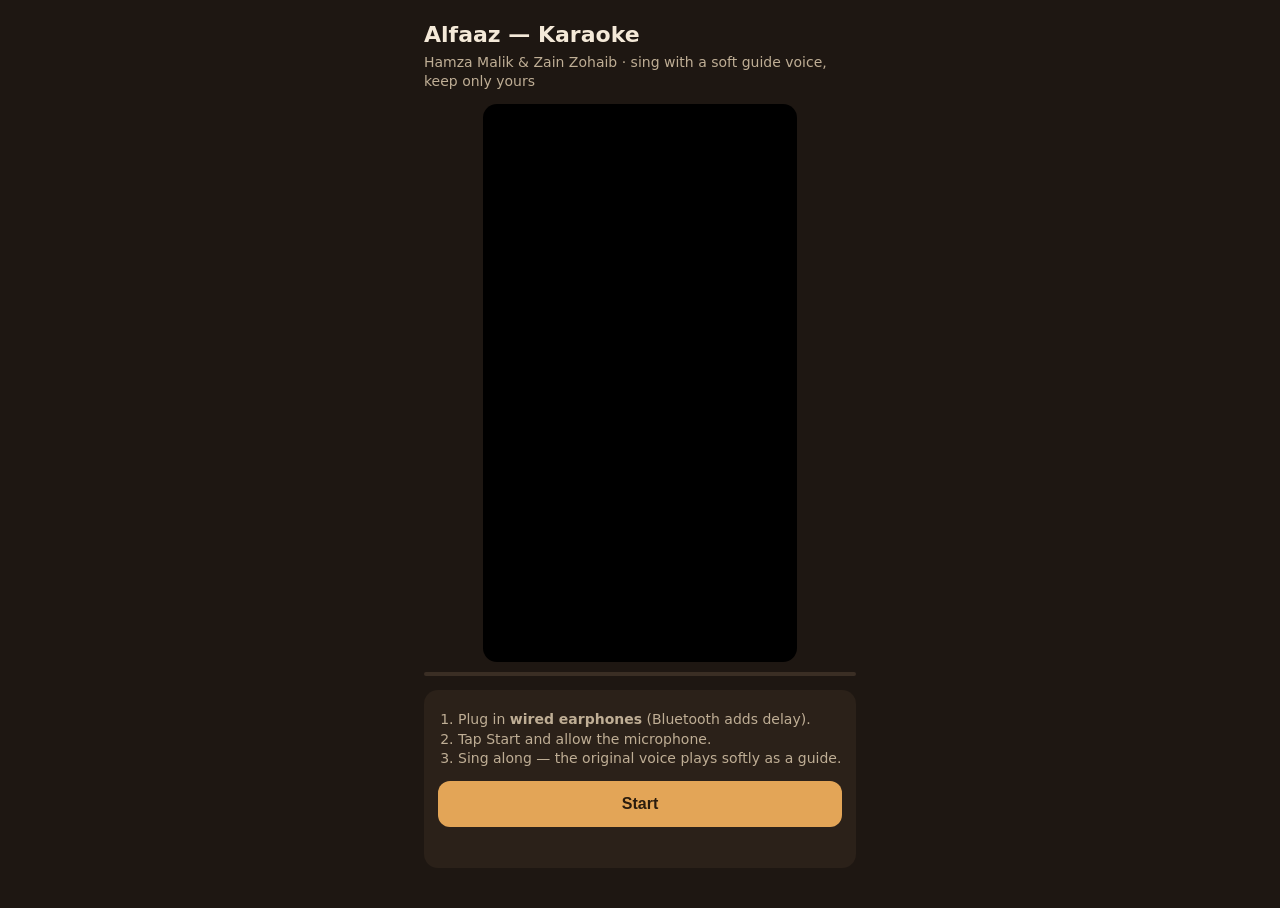
<file: karaoke/index.html>
<!DOCTYPE html>
<html lang="en">
<head>
<meta charset="utf-8">
<meta name="viewport" content="width=device-width, initial-scale=1">
<title>Alfaaz Karaoke</title>
<style>
  :root { --bg:#1e1712; --card:#2b2119; --ink:#f4e9d8; --muted:#bfae95; --accent:#e3a557; --rec:#e25a4a; }
  * { box-sizing:border-box; }
  body { margin:0; background:var(--bg); color:var(--ink); font:16px/1.4 system-ui,-apple-system,"Segoe UI",Roboto,sans-serif; }
  main { max-width:460px; margin:0 auto; padding:16px 14px 40px; }
  h1 { font-size:22px; margin:4px 0 2px; }
  .sub { color:var(--muted); font-size:14px; margin:0 0 12px; }
  .stage { position:relative; border-radius:14px; overflow:hidden; background:#000; aspect-ratio:9/16; max-height:62vh; margin:0 auto; }
  video { width:100%; height:100%; object-fit:contain; display:block; }
  .overlay { position:absolute; inset:0; display:flex; align-items:center; justify-content:center; font-size:96px; font-weight:700; color:#fff; text-shadow:0 2px 12px #000; pointer-events:none; }
  .badge { position:absolute; top:10px; left:10px; background:var(--rec); color:#fff; font-size:13px; font-weight:600; padding:4px 10px; border-radius:20px; display:none; }
  .bar { height:4px; background:#3a2e24; border-radius:4px; margin:10px 0 14px; overflow:hidden; }
  .bar > div { height:100%; width:0; background:var(--accent); }
  .card { background:var(--card); border-radius:14px; padding:14px; margin-top:12px; }
  .row { display:flex; gap:10px; flex-wrap:wrap; }
  button { flex:1; min-width:130px; border:0; border-radius:12px; padding:14px 12px; font-size:16px; font-weight:600; background:#44372b; color:var(--ink); cursor:pointer; }
  button.primary { background:var(--accent); color:#2a1c0e; }
  button.rec { background:var(--rec); color:#fff; }
  button:disabled { opacity:.45; }
  label { display:block; font-size:14px; color:var(--muted); margin:12px 0 4px; }
  input[type=range] { width:100%; accent-color:var(--accent); }
  .val { float:right; color:var(--ink); }
  .msg { font-size:14px; color:var(--muted); margin:10px 0 0; min-height:1.2em; }
  .err { color:#ff9a8a; }
  a.dl { display:block; text-align:center; margin-top:10px; padding:12px; border-radius:12px; background:#3d5a3a; color:#fff; text-decoration:none; font-weight:600; }
  .hidden { display:none !important; }
  ol { padding-left:20px; margin:6px 0 0; color:var(--muted); font-size:14px; }
</style>
</head>
<body>
<main>
  <h1>Alfaaz — Karaoke</h1>
  <p class="sub">Hamza Malik &amp; Zain Zohaib · sing with a soft guide voice, keep only yours</p>

  <div class="stage">
    <video id="vid" src="lyrics.mp4" muted playsinline preload="auto"></video>
    <div class="overlay" id="count"></div>
    <div class="badge" id="badge">● REC</div>
  </div>
  <div class="bar"><div id="prog"></div></div>

  <!-- Step 1 -->
  <section class="card" id="s1">
    <ol>
      <li>Plug in <b>wired earphones</b> (Bluetooth adds delay).</li>
      <li>Tap Start and allow the microphone.</li>
      <li>Sing along — the original voice plays softly as a guide.</li>
    </ol>
    <div class="row" style="margin-top:12px"><button class="primary" id="start">Start</button></div>
    <p class="msg" id="m1"></p>
  </section>

  <!-- Step 2 -->
  <section class="card hidden" id="s2">
    <label>Guide voice volume <span class="val" id="gvV">100%</span></label>
    <input type="range" id="gv" min="0" max="150" value="100">
    <div class="row" style="margin-top:12px">
      <button class="rec" id="rec">● Record</button>
      <button id="stop" disabled>■ Stop</button>
    </div>
    <p class="msg" id="m2"></p>
  </section>

  <!-- Step 3 -->
  <section class="card hidden" id="s3">
    <div class="row">
      <button id="play">▶ Preview</button>
      <button id="retake">↺ Retake</button>
    </div>
    <label>My voice volume <span class="val" id="vvV">130%</span></label>
    <input type="range" id="vv" min="0" max="300" value="130">
    <label>Music volume <span class="val" id="mvV">80%</span></label>
    <input type="range" id="mv" min="0" max="150" value="80">
    <label>Voice timing — move earlier if you sound late <span class="val" id="shV">0 ms</span></label>
    <input type="range" id="sh" min="-200" max="500" step="10" value="0">
    <div class="row" style="margin-top:14px">
      <button class="primary" id="mkvid">Make my video</button>
      <button id="mkwav">Audio only</button>
    </div>
    <p class="msg" id="m3"></p>
    <div id="out"></div>
  </section>
</main>

<script>
const $ = id => document.getElementById(id);
const vid = $('vid');
let ctx, guideBuf, musicBuf, raw = null, chunks = [], startFrame = 0, recording = false;
let micStream, micSrc, recNode, guideSrc, guideGain, recTimer, playing = null, progTimer;

const WORKLET = `class Rec extends AudioWorkletProcessor{
  process(inputs){const i=inputs[0]; if(i&&i[0]&&i[0].length){this.port.postMessage({f:currentFrame,d:i[0].slice(0)});} return true;}
} registerProcessor('rec-proc',Rec);`;

function show(id){ ['s1','s2','s3'].forEach(s => $(s).classList.toggle('hidden', s !== id)); }
function msg(id, t, bad){ $(id).textContent = t; $(id).classList.toggle('err', !!bad); }
function bindRange(id, suffix){ const f=()=>{$(id+'V').textContent=$(id).value+suffix}; $(id).addEventListener('input',f); f(); }
bindRange('gv','%'); bindRange('vv','%'); bindRange('mv','%'); bindRange('sh',' ms');

async function loadBuf(url){
  const r = await fetch(url); if(!r.ok) throw new Error('Could not load '+url);
  return await ctx.decodeAudioData(await r.arrayBuffer());
}

function startProgress(){
  clearInterval(progTimer);
  progTimer = setInterval(()=>{ const d = vid.duration||60; $('prog').style.width = Math.min(100, vid.currentTime/d*100)+'%'; }, 200);
}
function stopProgress(){ clearInterval(progTimer); }

$('start').onclick = async () => {
  $('start').disabled = true;
  try {
    if (!window.isSecureContext || !navigator.mediaDevices || !navigator.mediaDevices.getUserMedia)
      throw new Error('Microphone not available here. Open this page over https in Chrome or Safari.');
    ctx = new (window.AudioContext || window.webkitAudioContext)();
    await ctx.resume();
    msg('m1','Asking for microphone…');
    micStream = await navigator.mediaDevices.getUserMedia({audio:{echoCancellation:false,noiseSuppression:false,autoGainControl:false}});
    msg('m1','Loading song…');
    const blobUrl = URL.createObjectURL(new Blob([WORKLET],{type:'application/javascript'}));
    await ctx.audioWorklet.addModule(blobUrl);
    [guideBuf, musicBuf] = await Promise.all([loadBuf('guide.m4a'), loadBuf('music.m4a')]);
    // estimated round-trip latency → default timing fix
    let est = (ctx.outputLatency||0) + (ctx.baseLatency||0);
    try { est += micStream.getAudioTracks()[0].getSettings().latency || 0; } catch(e){}
    $('sh').value = Math.max(0, Math.min(400, Math.round(est*1000/10)*10)); $('sh').dispatchEvent(new Event('input'));
    msg('m1','');
    show('s2');
  } catch (e) {
    msg('m1', (e && e.name==='NotAllowedError') ? 'Microphone permission was blocked. Allow it in browser settings and reload.' : (e.message||String(e)), true);
    $('start').disabled = false;
  }
};

$('gv').addEventListener('input', ()=>{ if(guideGain) guideGain.gain.value = $('gv').value/100; });

$('rec').onclick = async () => {
  await ctx.resume();
  $('rec').disabled = true; $('stop').disabled = false;
  chunks = []; raw = null;
  micSrc = ctx.createMediaStreamSource(micStream);
  recNode = new AudioWorkletNode(ctx, 'rec-proc', {numberOfInputs:1, numberOfOutputs:1, outputChannelCount:[1]});
  const mute = ctx.createGain(); mute.gain.value = 0;
  micSrc.connect(recNode).connect(mute).connect(ctx.destination);
  recNode.port.onmessage = e => { if (recording) chunks.push(e.data); };
  recording = true;

  const lead = 3.2;
  const T = ctx.currentTime + lead;
  startFrame = Math.round(T * ctx.sampleRate);
  guideSrc = ctx.createBufferSource(); guideSrc.buffer = guideBuf;
  guideGain = ctx.createGain(); guideGain.gain.value = $('gv').value/100;
  guideSrc.connect(guideGain).connect(ctx.destination);
  guideSrc.start(T);
  guideSrc.onended = () => { if (recording) finishRec(); };

  vid.pause(); vid.currentTime = 0;
  let n = 3; $('count').textContent = n;
  const cd = setInterval(()=>{ n--; $('count').textContent = n>0 ? n : ''; if(n<=0) clearInterval(cd); }, 1000);
  recTimer = setTimeout(()=>{ vid.currentTime = 0; vid.play().catch(()=>{}); $('badge').style.display='block'; startProgress(); }, lead*1000 - 30);
  msg('m2','Recording… sing along!');
};

$('stop').onclick = () => finishRec();

function finishRec(){
  if (!recording) return;
  recording = false;
  clearTimeout(recTimer);
  try { guideSrc.onended = null; guideSrc.stop(); } catch(e){}
  try { micSrc.disconnect(); recNode.disconnect(); } catch(e){}
  vid.pause(); stopProgress(); $('badge').style.display='none'; $('count').textContent='';
  $('rec').disabled = false; $('stop').disabled = true;
  const sr = ctx.sampleRate, len = musicBuf.length + sr;   // 1s spare for timing shifts
  raw = new Float32Array(len);
  let got = 0;
  for (const c of chunks) {
    const off = c.f - startFrame;
    for (let i = 0; i < c.d.length; i++) { const k = off + i; if (k >= 0 && k < len) { raw[k] = c.d[i]; got++; } }
  }
  chunks = [];
  if (got < sr) { msg('m2','Recording too short — try again.', true); return; }
  msg('m2','');
  $('out').innerHTML = ''; msg('m3','');
  show('s3');
}

function voiceBuffer(c){
  const sr = c.sampleRate, n = musicBuf.length, s = Math.round(+$('sh').value/1000*sr);
  const b = c.createBuffer(1, n, sr), d = b.getChannelData(0);
  for (let i = 0; i < n; i++) { const j = i + s; d[i] = (j >= 0 && j < raw.length) ? raw[j] : 0; }
  return b;
}

function stopPreview(){
  if (playing) { playing.forEach(s=>{ try{s.stop()}catch(e){} }); playing = null; }
  vid.pause(); stopProgress(); $('play').textContent = '▶ Preview';
}

$('play').onclick = async () => {
  if (playing) { stopPreview(); return; }
  await ctx.resume();
  const m = ctx.createBufferSource(); m.buffer = musicBuf;
  const v = ctx.createBufferSource(); v.buffer = voiceBuffer(ctx);
  const mg = ctx.createGain(); mg.gain.value = $('mv').value/100;
  const vg = ctx.createGain(); vg.gain.value = $('vv').value/100;
  m.connect(mg).connect(ctx.destination); v.connect(vg).connect(ctx.destination);
  const t = ctx.currentTime + 0.15; m.start(t); v.start(t);
  vid.currentTime = 0; vid.play().catch(()=>{}); startProgress();
  m.onended = stopPreview;
  playing = [m, v]; $('play').textContent = '■ Stop preview';
};

$('retake').onclick = () => { stopPreview(); $('out').innerHTML=''; $('prog').style.width='0'; show('s2'); };

async function renderMix(){
  const sr = ctx.sampleRate, n = musicBuf.length;
  const off = new OfflineAudioContext(2, n, sr);
  const m = off.createBufferSource(); m.buffer = musicBuf;
  const v = off.createBufferSource(); v.buffer = voiceBuffer(off);
  const mg = off.createGain(); mg.gain.value = $('mv').value/100;
  const vg = off.createGain(); vg.gain.value = $('vv').value/100;
  const comp = off.createDynamicsCompressor();
  comp.threshold.value = -6; comp.knee.value = 6; comp.ratio.value = 12; comp.attack.value = 0.003; comp.release.value = 0.15;
  m.connect(mg).connect(comp); v.connect(vg).connect(comp); comp.connect(off.destination);
  m.start(0); v.start(0);
  return await off.startRendering();
}

function toWav(buf){
  const ch = buf.numberOfChannels, n = buf.length, sr = buf.sampleRate;
  const dv = new DataView(new ArrayBuffer(44 + n*ch*2));
  const w = (o,s)=>{ for(let i=0;i<s.length;i++) dv.setUint8(o+i, s.charCodeAt(i)); };
  w(0,'RIFF'); dv.setUint32(4, 36+n*ch*2, true); w(8,'WAVE'); w(12,'fmt ');
  dv.setUint32(16,16,true); dv.setUint16(20,1,true); dv.setUint16(22,ch,true); dv.setUint32(24,sr,true);
  dv.setUint32(28,sr*ch*2,true); dv.setUint16(32,ch*2,true); dv.setUint16(34,16,true); w(36,'data'); dv.setUint32(40,n*ch*2,true);
  const data = []; for (let c=0;c<ch;c++) data.push(buf.getChannelData(c));
  let o = 44; for (let i=0;i<n;i++) for (let c=0;c<ch;c++) { const x = Math.max(-1, Math.min(1, data[c][i])); dv.setInt16(o, x<0 ? x*0x8000 : x*0x7FFF, true); o += 2; }
  return new Blob([dv], {type:'audio/wav'});
}

function offer(blob, name){
  const url = URL.createObjectURL(blob);
  const box = document.createElement('div');
  const a = document.createElement('a'); a.className='dl'; a.href=url; a.download=name; a.textContent='⬇ Download '+name;
  box.appendChild(a);
  try {
    const file = new File([blob], name, {type: blob.type});
    if (navigator.canShare && navigator.canShare({files:[file]})) {
      const b = document.createElement('button'); b.textContent='Share (WhatsApp, Instagram…)'; b.style.marginTop='8px'; b.style.width='100%';
      b.onclick = () => navigator.share({files:[file], title:'Alfaaz karaoke'}).catch(()=>{});
      box.appendChild(b);
    }
  } catch(e){}
  $('out').appendChild(box);
}

$('mkwav').onclick = async () => {
  stopPreview(); $('mkwav').disabled = true; msg('m3','Mixing…');
  try { offer(toWav(await renderMix()), 'alfaaz-my-voice.wav'); msg('m3','Done.'); }
  catch(e){ msg('m3', 'Mixing failed: '+(e.message||e), true); }
  $('mkwav').disabled = false;
};

$('mkvid').onclick = async () => {
  stopPreview();
  const types = ['video/mp4;codecs=avc1.42E01E,mp4a.40.2','video/mp4;codecs=avc1,opus','video/mp4','video/webm;codecs=vp8,opus','video/webm'];
  const mime = window.MediaRecorder ? types.find(t => MediaRecorder.isTypeSupported(t)) : null;
  if (!mime) { msg('m3','This browser cannot make videos. Use "Audio only" instead.', true); return; }
  $('mkvid').disabled = $('mkwav').disabled = $('play').disabled = $('retake').disabled = true;
  try {
    msg('m3','Mixing…');
    const mix = await renderMix();
    await ctx.resume();
    const canvas = document.createElement('canvas');
    canvas.width = vid.videoWidth || 720; canvas.height = vid.videoHeight || 1280;
    const g = canvas.getContext('2d');
    const dest = ctx.createMediaStreamDestination();
    const src = ctx.createBufferSource(); src.buffer = mix; src.connect(dest);
    const stream = new MediaStream([...canvas.captureStream(30).getVideoTracks(), ...dest.stream.getAudioTracks()]);
    const rec = new MediaRecorder(stream, {mimeType: mime, videoBitsPerSecond: 3000000, audioBitsPerSecond: 192000});
    const parts = []; rec.ondataavailable = e => { if (e.data && e.data.size) parts.push(e.data); };
    const done = new Promise(r => rec.onstop = r);
    let drawing = true;
    const draw = () => { if (!drawing) return; g.drawImage(vid, 0, 0, canvas.width, canvas.height); requestAnimationFrame(draw); };
    vid.currentTime = 0;
    await new Promise(r => { if (vid.readyState >= 2 && !vid.seeking) r(); else vid.addEventListener('seeked', r, {once:true}); });
    draw();
    rec.start(1000);
    await vid.play();
    src.start();
    startProgress();
    msg('m3','Making your video — takes 1 minute. Keep this screen open.');
    await new Promise(r => src.onended = r);
    await new Promise(r => setTimeout(r, 300));
    rec.stop(); await done; drawing = false; vid.pause(); stopProgress();
    const ext = mime.startsWith('video/mp4') ? 'mp4' : 'webm';
    offer(new Blob(parts, {type: mime.split(';')[0]}), 'alfaaz-karaoke-me.'+ext);
    msg('m3', ext === 'webm' ? 'Done. (WebM file — if WhatsApp refuses it, send it to Claude to convert.)' : 'Done!');
  } catch(e) { msg('m3','Video failed: '+(e.message||e)+'. Try "Audio only".', true); }
  $('mkvid').disabled = $('mkwav').disabled = $('play').disabled = $('retake').disabled = false;
};
</script>
</body>
</html>
</file>
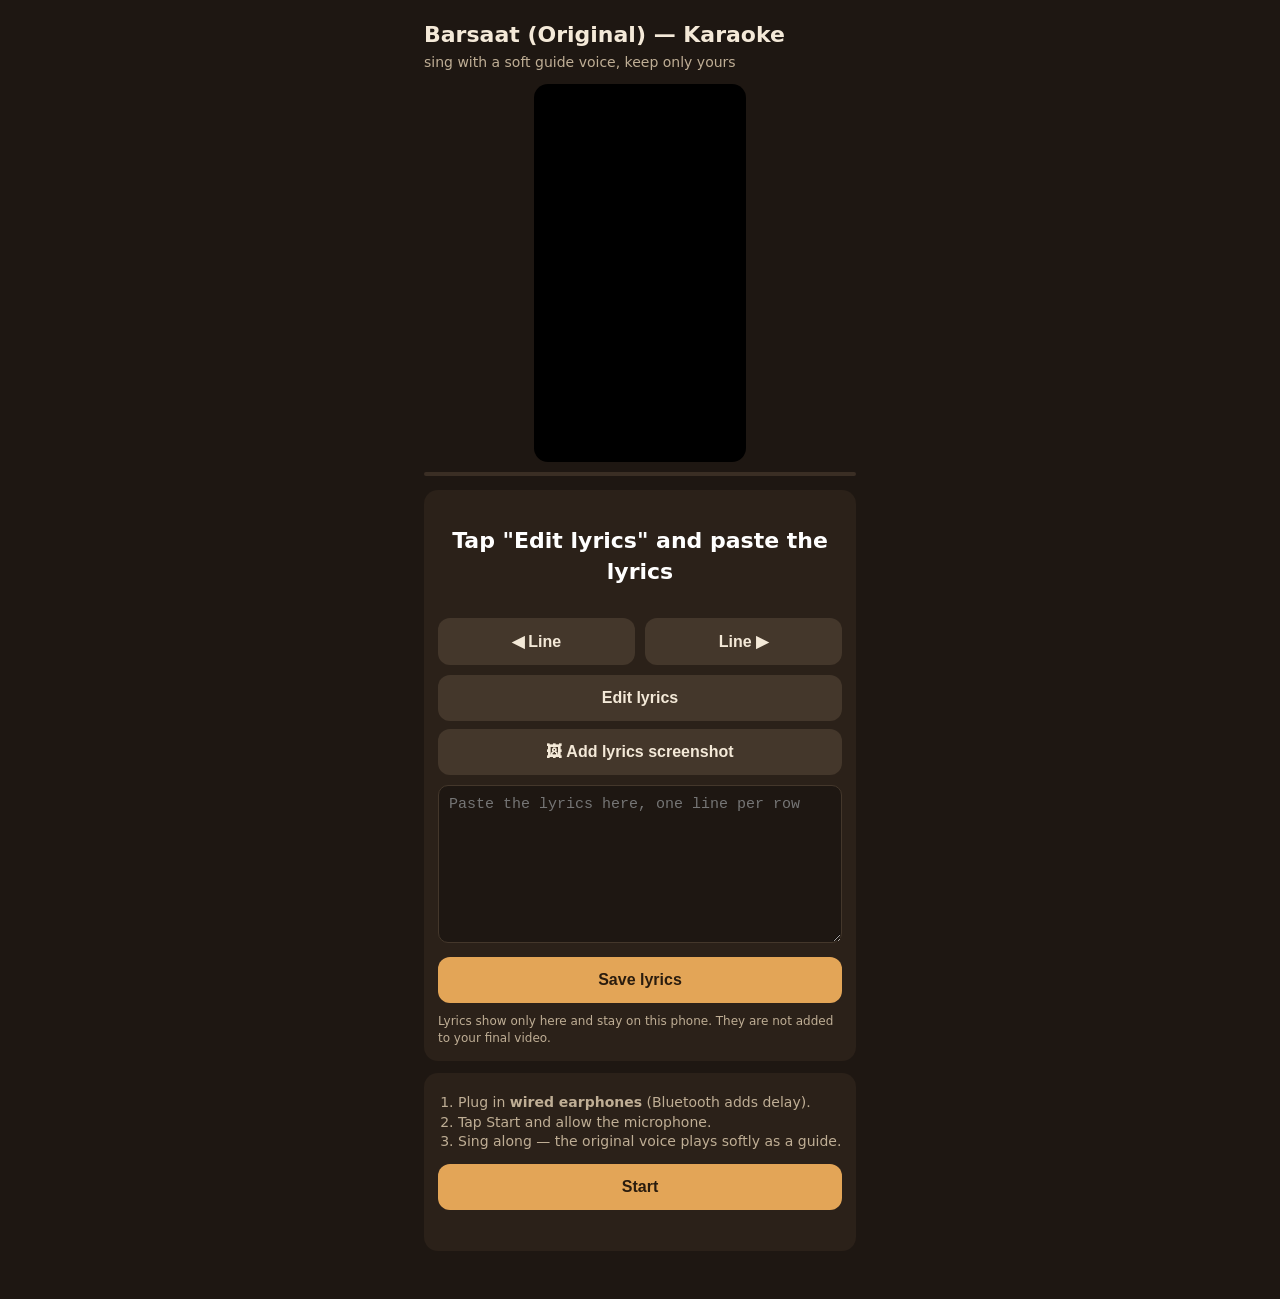
<file: karaoke/barsaat-original/index.html>
<!DOCTYPE html>
<html lang="en">
<head>
<meta charset="utf-8">
<meta name="viewport" content="width=device-width, initial-scale=1">
<title>Barsaat (Original) Karaoke</title>
<style>
  :root { --bg:#1e1712; --card:#2b2119; --ink:#f4e9d8; --muted:#bfae95; --accent:#e3a557; --rec:#e25a4a; }
  * { box-sizing:border-box; }
  body { margin:0; background:var(--bg); color:var(--ink); font:16px/1.4 system-ui,-apple-system,"Segoe UI",Roboto,sans-serif; }
  main { max-width:460px; margin:0 auto; padding:16px 14px 40px; }
  h1 { font-size:22px; margin:4px 0 2px; }
  .sub { color:var(--muted); font-size:14px; margin:0 0 12px; }
  .stage { position:relative; border-radius:14px; overflow:hidden; background:#000; aspect-ratio:9/16; max-height:42vh; margin:0 auto; }
  video { width:100%; height:100%; object-fit:contain; display:block; }
  .overlay { position:absolute; inset:0; display:flex; align-items:center; justify-content:center; font-size:96px; font-weight:700; color:#fff; text-shadow:0 2px 12px #000; pointer-events:none; }
  .badge { position:absolute; top:10px; left:10px; background:var(--rec); color:#fff; font-size:13px; font-weight:600; padding:4px 10px; border-radius:20px; display:none; }
  .bar { height:4px; background:#3a2e24; border-radius:4px; margin:10px 0 14px; overflow:hidden; }
  .bar > div { height:100%; width:0; background:var(--accent); }
  .card { background:var(--card); border-radius:14px; padding:14px; margin-top:12px; }
  .row { display:flex; gap:10px; flex-wrap:wrap; }
  button { flex:1; min-width:130px; border:0; border-radius:12px; padding:14px 12px; font-size:16px; font-weight:600; background:#44372b; color:var(--ink); cursor:pointer; }
  button.primary { background:var(--accent); color:#2a1c0e; }
  button.rec { background:var(--rec); color:#fff; }
  button:disabled { opacity:.45; }
  label { display:block; font-size:14px; color:var(--muted); margin:12px 0 4px; }
  input[type=range] { width:100%; accent-color:var(--accent); }
  .val { float:right; color:var(--ink); }
  .msg { font-size:14px; color:var(--muted); margin:10px 0 0; min-height:1.2em; }
  .err { color:#ff9a8a; }
  a.dl { display:block; text-align:center; margin-top:10px; padding:12px; border-radius:12px; background:#3d5a3a; color:#fff; text-decoration:none; font-weight:600; }
  .hidden { display:none !important; }
  .lyr { text-align:center; }
  #lc { font-size:22px; font-weight:700; color:#fff; min-height:1.4em; margin:4px 0; }
  #lp, #ln { font-size:15px; color:var(--muted); min-height:1.2em; }
  textarea { width:100%; background:#1e1712; color:var(--ink); border:1px solid #44372b; border-radius:10px; padding:10px; font-size:15px; margin:10px 0 8px; }
  ol { padding-left:20px; margin:6px 0 0; color:var(--muted); font-size:14px; }
</style>
</head>
<body>
<main>
  <h1>Barsaat (Original) — Karaoke</h1>
  <p class="sub">sing with a soft guide voice, keep only yours</p>

  <div class="stage">
    <video id="vid" src="lyrics.mp4" muted playsinline preload="auto"></video>
    <div class="overlay" id="count"></div>
    <div class="badge" id="badge">● REC</div>
  </div>
  <div class="bar"><div id="prog"></div></div>

  <section class="card" id="lyrBox" style="margin-top:0">
    <div class="lyr" id="lyrTextView"><div id="lp"></div><div id="lc"></div><div id="ln"></div></div>
    <img id="lyrImg" class="hidden" alt="Lyrics" style="width:100%;border-radius:10px;display:block">
    <input type="file" id="lyrFile" accept="image/*" class="hidden">
    <div class="row" style="margin-top:8px">
      <button id="lprev">◀ Line</button><button id="lnext">Line ▶</button><button id="ledit">Edit lyrics</button></div>
    <div class="row" style="margin-top:8px"><button id="limg">🖼 Add lyrics screenshot</button><button id="limgdel" class="hidden">Remove screenshot</button>
    </div>
    <div id="lyrEdit" class="hidden">
      <textarea id="lyrText" rows="8" placeholder="Paste the lyrics here, one line per row"></textarea>
      <button class="primary" id="lsave" style="width:100%">Save lyrics</button>
    </div>
    <p class="msg" style="font-size:12px">Lyrics show only here and stay on this phone. They are not added to your final video.</p>
  </section>

  <!-- Step 1 -->
  <section class="card" id="s1">
    <ol>
      <li>Plug in <b>wired earphones</b> (Bluetooth adds delay).</li>
      <li>Tap Start and allow the microphone.</li>
      <li>Sing along — the original voice plays softly as a guide.</li>
    </ol>
    <div class="row" style="margin-top:12px"><button class="primary" id="start">Start</button></div>
    <p class="msg" id="m1"></p>
  </section>

  <!-- Step 2 -->
  <section class="card hidden" id="s2">
    <label>Guide voice volume <span class="val" id="gvV">100%</span></label>
    <input type="range" id="gv" min="0" max="150" value="100">
    <div class="row" style="margin-top:12px">
      <button class="rec" id="rec">● Record</button>
      <button id="stop" disabled>■ Stop</button>
    </div>
    <p class="msg" id="m2"></p>
  </section>

  <!-- Step 3 -->
  <section class="card hidden" id="s3">
    <div class="row">
      <button id="play">▶ Preview</button>
      <button id="retake">↺ Retake</button>
    </div>
    <label>My voice volume <span class="val" id="vvV">130%</span></label>
    <input type="range" id="vv" min="0" max="300" value="130">
    <label>Music volume <span class="val" id="mvV">80%</span></label>
    <input type="range" id="mv" min="0" max="150" value="80">
    <label>Voice timing — move earlier if you sound late <span class="val" id="shV">0 ms</span></label>
    <input type="range" id="sh" min="-200" max="500" step="10" value="0">
    <div class="row" style="margin-top:14px">
      <button class="primary" id="mkvid">Make my video</button>
      <button id="mkwav">Audio only</button>
    </div>
    <p class="msg" id="m3"></p>
    <div id="out"></div>
  </section>
</main>

<script>
const $ = id => document.getElementById(id);
const vid = $('vid');
let ctx, guideBuf, musicBuf, raw = null, chunks = [], startFrame = 0, recording = false;
let micStream, micSrc, recNode, guideSrc, guideGain, recTimer, playing = null, progTimer;

const WORKLET = `class Rec extends AudioWorkletProcessor{
  process(inputs){const i=inputs[0]; if(i&&i[0]&&i[0].length){this.port.postMessage({f:currentFrame,d:i[0].slice(0)});} return true;}
} registerProcessor('rec-proc',Rec);`;

function show(id){ ['s1','s2','s3'].forEach(s => $(s).classList.toggle('hidden', s !== id)); }
function msg(id, t, bad){ $(id).textContent = t; $(id).classList.toggle('err', !!bad); }
function bindRange(id, suffix){ const f=()=>{$(id+'V').textContent=$(id).value+suffix}; $(id).addEventListener('input',f); f(); }
bindRange('gv','%'); bindRange('vv','%'); bindRange('mv','%'); bindRange('sh',' ms');

async function loadBuf(url){
  const r = await fetch(url); if(!r.ok) throw new Error('Could not load '+url);
  return await ctx.decodeAudioData(await r.arrayBuffer());
}

function startProgress(){
  clearInterval(progTimer);
  progTimer = setInterval(()=>{ const d = vid.duration||60; $('prog').style.width = Math.min(100, vid.currentTime/d*100)+'%'; }, 200);
}
function stopProgress(){ clearInterval(progTimer); }

$('start').onclick = async () => {
  $('start').disabled = true;
  try {
    if (!window.isSecureContext || !navigator.mediaDevices || !navigator.mediaDevices.getUserMedia)
      throw new Error('Microphone not available here. Open this page over https in Chrome or Safari.');
    ctx = new (window.AudioContext || window.webkitAudioContext)();
    await ctx.resume();
    msg('m1','Asking for microphone…');
    micStream = await navigator.mediaDevices.getUserMedia({audio:{echoCancellation:false,noiseSuppression:false,autoGainControl:false}});
    msg('m1','Loading song…');
    const blobUrl = URL.createObjectURL(new Blob([WORKLET],{type:'application/javascript'}));
    await ctx.audioWorklet.addModule(blobUrl);
    [guideBuf, musicBuf] = await Promise.all([loadBuf('guide.m4a'), loadBuf('music.m4a')]);
    // estimated round-trip latency → default timing fix
    let est = (ctx.outputLatency||0) + (ctx.baseLatency||0);
    try { est += micStream.getAudioTracks()[0].getSettings().latency || 0; } catch(e){}
    $('sh').value = Math.max(0, Math.min(400, Math.round(est*1000/10)*10)); $('sh').dispatchEvent(new Event('input'));
    msg('m1','');
    show('s2');
  } catch (e) {
    msg('m1', (e && e.name==='NotAllowedError') ? 'Microphone permission was blocked. Allow it in browser settings and reload.' : (e.message||String(e)), true);
    $('start').disabled = false;
  }
};

$('gv').addEventListener('input', ()=>{ if(guideGain) guideGain.gain.value = $('gv').value/100; });

$('rec').onclick = async () => {
  await ctx.resume();
  $('rec').disabled = true; $('stop').disabled = false;
  chunks = []; raw = null;
  micSrc = ctx.createMediaStreamSource(micStream);
  recNode = new AudioWorkletNode(ctx, 'rec-proc', {numberOfInputs:1, numberOfOutputs:1, outputChannelCount:[1]});
  const mute = ctx.createGain(); mute.gain.value = 0;
  micSrc.connect(recNode).connect(mute).connect(ctx.destination);
  recNode.port.onmessage = e => { if (recording) chunks.push(e.data); };
  recording = true;

  const lead = 3.2;
  const T = ctx.currentTime + lead;
  startFrame = Math.round(T * ctx.sampleRate);
  guideSrc = ctx.createBufferSource(); guideSrc.buffer = guideBuf;
  guideGain = ctx.createGain(); guideGain.gain.value = $('gv').value/100;
  guideSrc.connect(guideGain).connect(ctx.destination);
  guideSrc.start(T);
  guideSrc.onended = () => { if (recording) finishRec(); };

  vid.pause(); vid.currentTime = 0;
  let n = 3; $('count').textContent = n;
  const cd = setInterval(()=>{ n--; $('count').textContent = n>0 ? n : ''; if(n<=0) clearInterval(cd); }, 1000);
  recTimer = setTimeout(()=>{ vid.currentTime = 0; vid.play().catch(()=>{}); $('badge').style.display='block'; startProgress(); }, lead*1000 - 30);
  msg('m2','Recording… sing along!');
};

$('stop').onclick = () => finishRec();

function finishRec(){
  if (!recording) return;
  recording = false;
  clearTimeout(recTimer);
  try { guideSrc.onended = null; guideSrc.stop(); } catch(e){}
  try { micSrc.disconnect(); recNode.disconnect(); } catch(e){}
  vid.pause(); stopProgress(); $('badge').style.display='none'; $('count').textContent='';
  $('rec').disabled = false; $('stop').disabled = true;
  const sr = ctx.sampleRate, len = musicBuf.length + sr;   // 1s spare for timing shifts
  raw = new Float32Array(len);
  let got = 0;
  for (const c of chunks) {
    const off = c.f - startFrame;
    for (let i = 0; i < c.d.length; i++) { const k = off + i; if (k >= 0 && k < len) { raw[k] = c.d[i]; got++; } }
  }
  chunks = [];
  if (got < sr) { msg('m2','Recording too short — try again.', true); return; }
  msg('m2','');
  $('out').innerHTML = ''; msg('m3','');
  show('s3');
}

function voiceBuffer(c){
  const sr = c.sampleRate, n = musicBuf.length, s = Math.round(+$('sh').value/1000*sr);
  const b = c.createBuffer(1, n, sr), d = b.getChannelData(0);
  for (let i = 0; i < n; i++) { const j = i + s; d[i] = (j >= 0 && j < raw.length) ? raw[j] : 0; }
  return b;
}

function stopPreview(){
  if (playing) { playing.forEach(s=>{ try{s.stop()}catch(e){} }); playing = null; }
  vid.pause(); stopProgress(); $('play').textContent = '▶ Preview';
}

$('play').onclick = async () => {
  if (playing) { stopPreview(); return; }
  await ctx.resume();
  const m = ctx.createBufferSource(); m.buffer = musicBuf;
  const v = ctx.createBufferSource(); v.buffer = voiceBuffer(ctx);
  const mg = ctx.createGain(); mg.gain.value = $('mv').value/100;
  const vg = ctx.createGain(); vg.gain.value = $('vv').value/100;
  m.connect(mg).connect(ctx.destination); v.connect(vg).connect(ctx.destination);
  const t = ctx.currentTime + 0.15; m.start(t); v.start(t);
  vid.currentTime = 0; vid.play().catch(()=>{}); startProgress();
  m.onended = stopPreview;
  playing = [m, v]; $('play').textContent = '■ Stop preview';
};

$('retake').onclick = () => { stopPreview(); $('out').innerHTML=''; $('prog').style.width='0'; show('s2'); };

async function renderMix(){
  const sr = ctx.sampleRate, n = musicBuf.length;
  const off = new OfflineAudioContext(2, n, sr);
  const m = off.createBufferSource(); m.buffer = musicBuf;
  const v = off.createBufferSource(); v.buffer = voiceBuffer(off);
  const mg = off.createGain(); mg.gain.value = $('mv').value/100;
  const vg = off.createGain(); vg.gain.value = $('vv').value/100;
  const comp = off.createDynamicsCompressor();
  comp.threshold.value = -6; comp.knee.value = 6; comp.ratio.value = 12; comp.attack.value = 0.003; comp.release.value = 0.15;
  m.connect(mg).connect(comp); v.connect(vg).connect(comp); comp.connect(off.destination);
  m.start(0); v.start(0);
  return await off.startRendering();
}

function toWav(buf){
  const ch = buf.numberOfChannels, n = buf.length, sr = buf.sampleRate;
  const dv = new DataView(new ArrayBuffer(44 + n*ch*2));
  const w = (o,s)=>{ for(let i=0;i<s.length;i++) dv.setUint8(o+i, s.charCodeAt(i)); };
  w(0,'RIFF'); dv.setUint32(4, 36+n*ch*2, true); w(8,'WAVE'); w(12,'fmt ');
  dv.setUint32(16,16,true); dv.setUint16(20,1,true); dv.setUint16(22,ch,true); dv.setUint32(24,sr,true);
  dv.setUint32(28,sr*ch*2,true); dv.setUint16(32,ch*2,true); dv.setUint16(34,16,true); w(36,'data'); dv.setUint32(40,n*ch*2,true);
  const data = []; for (let c=0;c<ch;c++) data.push(buf.getChannelData(c));
  let o = 44; for (let i=0;i<n;i++) for (let c=0;c<ch;c++) { const x = Math.max(-1, Math.min(1, data[c][i])); dv.setInt16(o, x<0 ? x*0x8000 : x*0x7FFF, true); o += 2; }
  return new Blob([dv], {type:'audio/wav'});
}

function offer(blob, name){
  const url = URL.createObjectURL(blob);
  const box = document.createElement('div');
  const a = document.createElement('a'); a.className='dl'; a.href=url; a.download=name; a.textContent='⬇ Download '+name;
  box.appendChild(a);
  try {
    const file = new File([blob], name, {type: blob.type});
    if (navigator.canShare && navigator.canShare({files:[file]})) {
      const b = document.createElement('button'); b.textContent='Share (WhatsApp, Instagram…)'; b.style.marginTop='8px'; b.style.width='100%';
      b.onclick = () => navigator.share({files:[file], title:'Barsaat karaoke'}).catch(()=>{});
      box.appendChild(b);
    }
  } catch(e){}
  $('out').appendChild(box);
}

$('mkwav').onclick = async () => {
  stopPreview(); $('mkwav').disabled = true; msg('m3','Mixing…');
  try { offer(toWav(await renderMix()), 'barsaat-original-my-voice.wav'); msg('m3','Done.'); }
  catch(e){ msg('m3', 'Mixing failed: '+(e.message||e), true); }
  $('mkwav').disabled = false;
};

$('mkvid').onclick = async () => {
  stopPreview();
  const types = ['video/mp4;codecs=avc1.42E01E,mp4a.40.2','video/mp4;codecs=avc1,opus','video/mp4','video/webm;codecs=vp8,opus','video/webm'];
  const mime = window.MediaRecorder ? types.find(t => MediaRecorder.isTypeSupported(t)) : null;
  if (!mime) { msg('m3','This browser cannot make videos. Use "Audio only" instead.', true); return; }
  $('mkvid').disabled = $('mkwav').disabled = $('play').disabled = $('retake').disabled = true;
  try {
    msg('m3','Mixing…');
    const mix = await renderMix();
    await ctx.resume();
    const canvas = document.createElement('canvas');
    canvas.width = vid.videoWidth || 720; canvas.height = vid.videoHeight || 1280;
    const g = canvas.getContext('2d');
    const dest = ctx.createMediaStreamDestination();
    const src = ctx.createBufferSource(); src.buffer = mix; src.connect(dest);
    const stream = new MediaStream([...canvas.captureStream(30).getVideoTracks(), ...dest.stream.getAudioTracks()]);
    const rec = new MediaRecorder(stream, {mimeType: mime, videoBitsPerSecond: 3000000, audioBitsPerSecond: 192000});
    const parts = []; rec.ondataavailable = e => { if (e.data && e.data.size) parts.push(e.data); };
    const done = new Promise(r => rec.onstop = r);
    let drawing = true;
    const draw = () => { if (!drawing) return; g.drawImage(vid, 0, 0, canvas.width, canvas.height); requestAnimationFrame(draw); };
    vid.currentTime = 0;
    await new Promise(r => { vid.muted = true; if (vid.readyState >= 2 && !vid.seeking) r(); else vid.addEventListener('seeked', r, {once:true}); });
    draw();
    rec.start(1000);
    await vid.play();
    src.start();
    startProgress();
    msg('m3','Making your video — takes 1 minute. Keep this screen open.');
    await new Promise(r => src.onended = r);
    await new Promise(r => setTimeout(r, 300));
    rec.stop(); await done; drawing = false; vid.pause(); stopProgress();
    const ext = mime.startsWith('video/mp4') ? 'mp4' : 'webm';
    offer(new Blob(parts, {type: mime.split(';')[0]}), 'barsaat-original-karaoke-me.'+ext);
    msg('m3', ext === 'webm' ? 'Done. (WebM file — if WhatsApp refuses it, send it to Claude to convert.)' : 'Done!');
  } catch(e) { msg('m3','Video failed: '+(e.message||e)+'. Try "Audio only".', true); }
  $('mkvid').disabled = $('mkwav').disabled = $('play').disabled = $('retake').disabled = false;
};

// ---- lyrics screenshot (stays on this phone only) ----
const IKEY = 'barsaat-lyrics-img';
function showImg(d){
  const has = !!d;
  $('lyrImg').classList.toggle('hidden', !has); if (has) $('lyrImg').src = d;
  $('lyrTextView').classList.toggle('hidden', has);
  ['lprev','lnext'].forEach(id => $(id).classList.toggle('hidden', has));
  $('limgdel').classList.toggle('hidden', !has);
}
$('limg').onclick = () => $('lyrFile').click();
$('lyrFile').onchange = () => {
  const f = $('lyrFile').files[0]; if (!f) return;
  const im = new Image(), url = URL.createObjectURL(f);
  im.onload = () => {
    const w = Math.min(1000, im.width), h = Math.round(im.height * w / im.width);
    const c = document.createElement('canvas'); c.width = w; c.height = h; c.getContext('2d').drawImage(im, 0, 0, w, h);
    const d = c.toDataURL('image/jpeg', 0.85);
    try { localStorage.setItem(IKEY, d); } catch(e){}
    showImg(d); URL.revokeObjectURL(url);
  };
  im.src = url;
};
$('limgdel').onclick = () => { try { localStorage.removeItem(IKEY); } catch(e){} showImg(null); };
// ---- lyrics guide (on page only) ----
const PHRASES = [[0.45,3.35],[3.85,5.4],[5.65,6.95],[7.35,8.45],[8.8,10.5],[10.9,17.5],[17.85,21.05],[21.6,23.05],[23.35,24.7],[25.05,27.2]];
const LKEY = 'barsaat-lyrics';
let LINES = [], lineStarts = [], lineAdj = 0, lastIdx = -2;
function setLines(t){
  LINES = t.split('\n').map(x => x.trim()).filter(Boolean);
  const total = PHRASES.reduce((a,p) => a + p[1] - p[0], 0);
  lineStarts = [];
  for (let i = 0; i < LINES.length; i++) {
    let target = total * i / LINES.length;
    for (const [a,b] of PHRASES) { const d = b - a; if (target <= d + 1e-6) { lineStarts.push(a + target); break; } target -= d; }
  }
  lineAdj = 0; renderLyrics(0, true);
}
function renderLyrics(t, force){
  if (!LINES.length) { $('lc').textContent = 'Tap "Edit lyrics" and paste the lyrics'; $('lp').textContent = $('ln').textContent = ''; return; }
  let k = 0; for (let i = 0; i < lineStarts.length; i++) if (lineStarts[i] <= t + 0.5) k = i;
  k = Math.max(0, Math.min(LINES.length - 1, k + lineAdj));
  if (k === lastIdx && !force) return; lastIdx = k;
  $('lp').textContent = LINES[k-1] || ''; $('lc').textContent = LINES[k]; $('ln').textContent = LINES[k+1] || '';
}
setInterval(() => renderLyrics(vid.currentTime || 0), 120);
$('lprev').onclick = () => { lineAdj--; renderLyrics(vid.currentTime || 0, true); };
$('lnext').onclick = () => { lineAdj++; renderLyrics(vid.currentTime || 0, true); };
$('ledit').onclick = () => $('lyrEdit').classList.toggle('hidden');
$('lsave').onclick = () => {
  const t = $('lyrText').value; try { localStorage.setItem(LKEY, t); } catch(e){}
  setLines(t); $('lyrEdit').classList.add('hidden');
};
(function(){ let t = '', d = null; try { t = localStorage.getItem(LKEY) || ''; d = localStorage.getItem(IKEY); } catch(e){}
  $('lyrText').value = t; setLines(t); showImg(d); if (!LINES.length && !d) $('lyrEdit').classList.remove('hidden'); })();
</script>
</body>
</html>
</file>
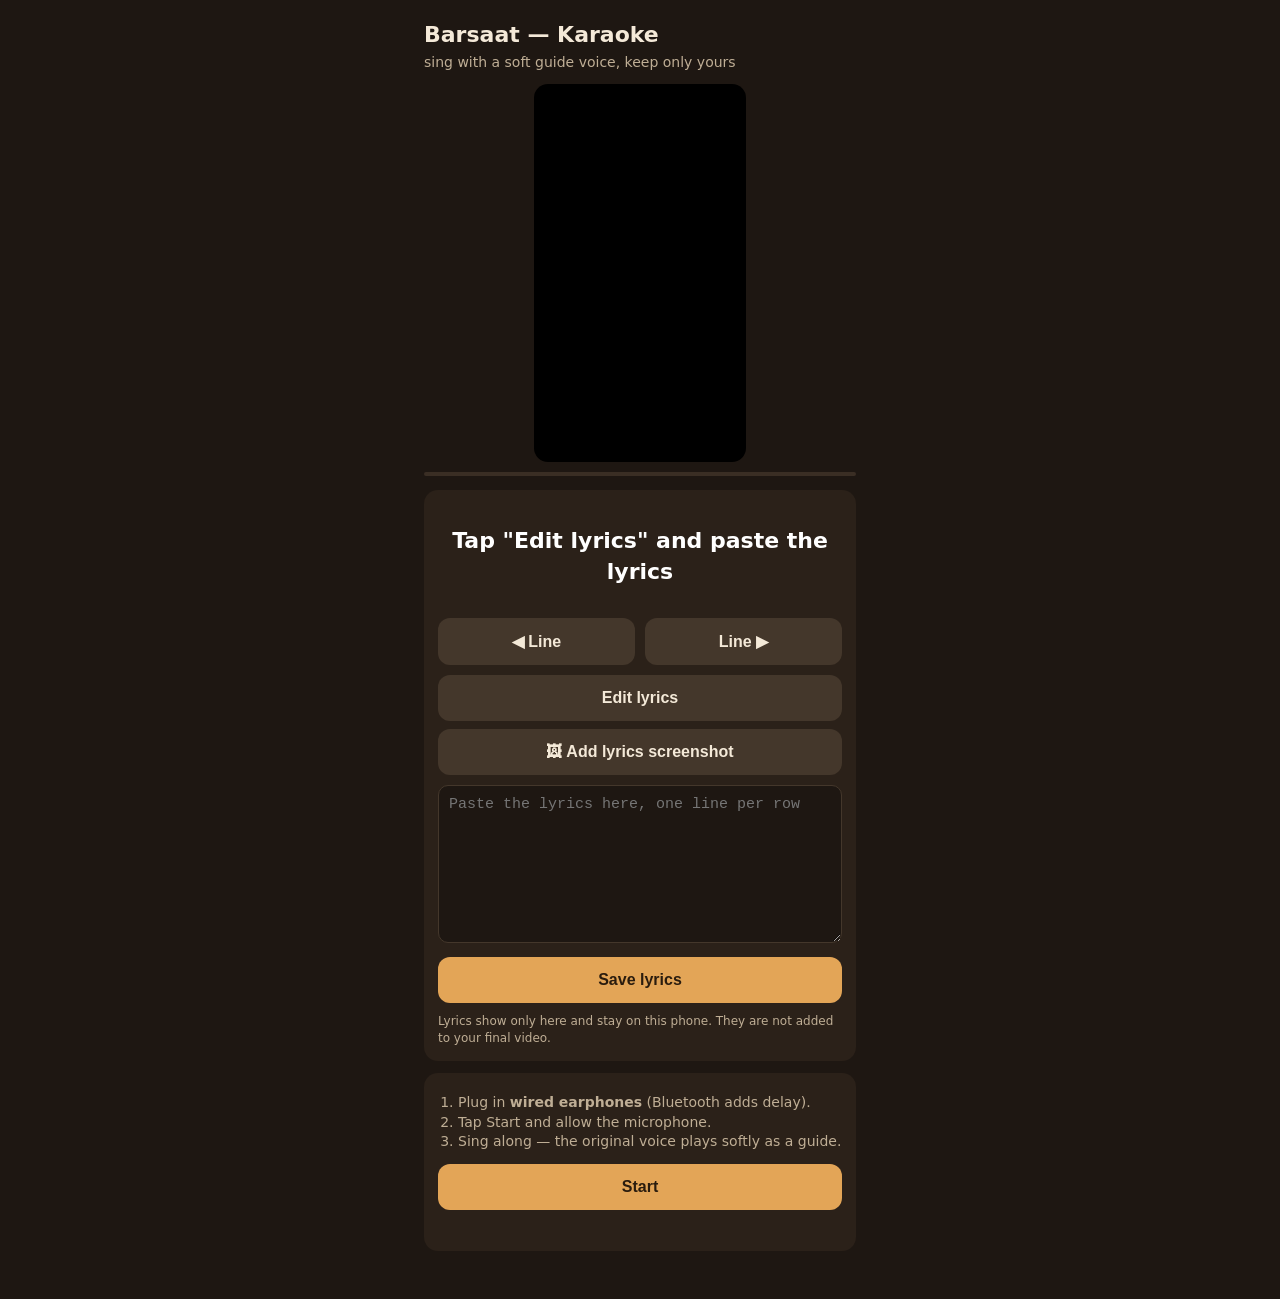
<file: karaoke/barsaat/index.html>
<!DOCTYPE html>
<html lang="en">
<head>
<meta charset="utf-8">
<meta name="viewport" content="width=device-width, initial-scale=1">
<title>Barsaat Karaoke</title>
<style>
  :root { --bg:#1e1712; --card:#2b2119; --ink:#f4e9d8; --muted:#bfae95; --accent:#e3a557; --rec:#e25a4a; }
  * { box-sizing:border-box; }
  body { margin:0; background:var(--bg); color:var(--ink); font:16px/1.4 system-ui,-apple-system,"Segoe UI",Roboto,sans-serif; }
  main { max-width:460px; margin:0 auto; padding:16px 14px 40px; }
  h1 { font-size:22px; margin:4px 0 2px; }
  .sub { color:var(--muted); font-size:14px; margin:0 0 12px; }
  .stage { position:relative; border-radius:14px; overflow:hidden; background:#000; aspect-ratio:9/16; max-height:42vh; margin:0 auto; }
  video { width:100%; height:100%; object-fit:contain; display:block; }
  .overlay { position:absolute; inset:0; display:flex; align-items:center; justify-content:center; font-size:96px; font-weight:700; color:#fff; text-shadow:0 2px 12px #000; pointer-events:none; }
  .badge { position:absolute; top:10px; left:10px; background:var(--rec); color:#fff; font-size:13px; font-weight:600; padding:4px 10px; border-radius:20px; display:none; }
  .bar { height:4px; background:#3a2e24; border-radius:4px; margin:10px 0 14px; overflow:hidden; }
  .bar > div { height:100%; width:0; background:var(--accent); }
  .card { background:var(--card); border-radius:14px; padding:14px; margin-top:12px; }
  .row { display:flex; gap:10px; flex-wrap:wrap; }
  button { flex:1; min-width:130px; border:0; border-radius:12px; padding:14px 12px; font-size:16px; font-weight:600; background:#44372b; color:var(--ink); cursor:pointer; }
  button.primary { background:var(--accent); color:#2a1c0e; }
  button.rec { background:var(--rec); color:#fff; }
  button:disabled { opacity:.45; }
  label { display:block; font-size:14px; color:var(--muted); margin:12px 0 4px; }
  input[type=range] { width:100%; accent-color:var(--accent); }
  .val { float:right; color:var(--ink); }
  .msg { font-size:14px; color:var(--muted); margin:10px 0 0; min-height:1.2em; }
  .err { color:#ff9a8a; }
  a.dl { display:block; text-align:center; margin-top:10px; padding:12px; border-radius:12px; background:#3d5a3a; color:#fff; text-decoration:none; font-weight:600; }
  .hidden { display:none !important; }
  .lyr { text-align:center; }
  #lc { font-size:22px; font-weight:700; color:#fff; min-height:1.4em; margin:4px 0; }
  #lp, #ln { font-size:15px; color:var(--muted); min-height:1.2em; }
  textarea { width:100%; background:#1e1712; color:var(--ink); border:1px solid #44372b; border-radius:10px; padding:10px; font-size:15px; margin:10px 0 8px; }
  ol { padding-left:20px; margin:6px 0 0; color:var(--muted); font-size:14px; }
</style>
</head>
<body>
<main>
  <h1>Barsaat — Karaoke</h1>
  <p class="sub">sing with a soft guide voice, keep only yours</p>

  <div class="stage">
    <video id="vid" src="lyrics.mp4" muted playsinline preload="auto"></video>
    <div class="overlay" id="count"></div>
    <div class="badge" id="badge">● REC</div>
  </div>
  <div class="bar"><div id="prog"></div></div>

  <section class="card" id="lyrBox" style="margin-top:0">
    <div class="lyr" id="lyrTextView"><div id="lp"></div><div id="lc"></div><div id="ln"></div></div>
    <img id="lyrImg" class="hidden" alt="Lyrics" style="width:100%;border-radius:10px;display:block">
    <input type="file" id="lyrFile" accept="image/*" class="hidden">
    <div class="row" style="margin-top:8px">
      <button id="lprev">◀ Line</button><button id="lnext">Line ▶</button><button id="ledit">Edit lyrics</button></div>
    <div class="row" style="margin-top:8px"><button id="limg">🖼 Add lyrics screenshot</button><button id="limgdel" class="hidden">Remove screenshot</button>
    </div>
    <div id="lyrEdit" class="hidden">
      <textarea id="lyrText" rows="8" placeholder="Paste the lyrics here, one line per row"></textarea>
      <button class="primary" id="lsave" style="width:100%">Save lyrics</button>
    </div>
    <p class="msg" style="font-size:12px">Lyrics show only here and stay on this phone. They are not added to your final video.</p>
  </section>

  <!-- Step 1 -->
  <section class="card" id="s1">
    <ol>
      <li>Plug in <b>wired earphones</b> (Bluetooth adds delay).</li>
      <li>Tap Start and allow the microphone.</li>
      <li>Sing along — the original voice plays softly as a guide.</li>
    </ol>
    <div class="row" style="margin-top:12px"><button class="primary" id="start">Start</button></div>
    <p class="msg" id="m1"></p>
  </section>

  <!-- Step 2 -->
  <section class="card hidden" id="s2">
    <label>Guide voice volume <span class="val" id="gvV">100%</span></label>
    <input type="range" id="gv" min="0" max="150" value="100">
    <div class="row" style="margin-top:12px">
      <button class="rec" id="rec">● Record</button>
      <button id="stop" disabled>■ Stop</button>
    </div>
    <p class="msg" id="m2"></p>
  </section>

  <!-- Step 3 -->
  <section class="card hidden" id="s3">
    <div class="row">
      <button id="play">▶ Preview</button>
      <button id="retake">↺ Retake</button>
    </div>
    <label>My voice volume <span class="val" id="vvV">130%</span></label>
    <input type="range" id="vv" min="0" max="300" value="130">
    <label>Music volume <span class="val" id="mvV">80%</span></label>
    <input type="range" id="mv" min="0" max="150" value="80">
    <label>Voice timing — move earlier if you sound late <span class="val" id="shV">0 ms</span></label>
    <input type="range" id="sh" min="-200" max="500" step="10" value="0">
    <div class="row" style="margin-top:14px">
      <button class="primary" id="mkvid">Make my video</button>
      <button id="mkwav">Audio only</button>
    </div>
    <p class="msg" id="m3"></p>
    <div id="out"></div>
  </section>
</main>

<script>
const $ = id => document.getElementById(id);
const vid = $('vid');
let ctx, guideBuf, musicBuf, raw = null, chunks = [], startFrame = 0, recording = false;
let micStream, micSrc, recNode, guideSrc, guideGain, recTimer, playing = null, progTimer;

const WORKLET = `class Rec extends AudioWorkletProcessor{
  process(inputs){const i=inputs[0]; if(i&&i[0]&&i[0].length){this.port.postMessage({f:currentFrame,d:i[0].slice(0)});} return true;}
} registerProcessor('rec-proc',Rec);`;

function show(id){ ['s1','s2','s3'].forEach(s => $(s).classList.toggle('hidden', s !== id)); }
function msg(id, t, bad){ $(id).textContent = t; $(id).classList.toggle('err', !!bad); }
function bindRange(id, suffix){ const f=()=>{$(id+'V').textContent=$(id).value+suffix}; $(id).addEventListener('input',f); f(); }
bindRange('gv','%'); bindRange('vv','%'); bindRange('mv','%'); bindRange('sh',' ms');

async function loadBuf(url){
  const r = await fetch(url); if(!r.ok) throw new Error('Could not load '+url);
  return await ctx.decodeAudioData(await r.arrayBuffer());
}

function startProgress(){
  clearInterval(progTimer);
  progTimer = setInterval(()=>{ const d = vid.duration||60; $('prog').style.width = Math.min(100, vid.currentTime/d*100)+'%'; }, 200);
}
function stopProgress(){ clearInterval(progTimer); }

$('start').onclick = async () => {
  $('start').disabled = true;
  try {
    if (!window.isSecureContext || !navigator.mediaDevices || !navigator.mediaDevices.getUserMedia)
      throw new Error('Microphone not available here. Open this page over https in Chrome or Safari.');
    ctx = new (window.AudioContext || window.webkitAudioContext)();
    await ctx.resume();
    msg('m1','Asking for microphone…');
    micStream = await navigator.mediaDevices.getUserMedia({audio:{echoCancellation:false,noiseSuppression:false,autoGainControl:false}});
    msg('m1','Loading song…');
    const blobUrl = URL.createObjectURL(new Blob([WORKLET],{type:'application/javascript'}));
    await ctx.audioWorklet.addModule(blobUrl);
    [guideBuf, musicBuf] = await Promise.all([loadBuf('guide.m4a'), loadBuf('music.m4a')]);
    // estimated round-trip latency → default timing fix
    let est = (ctx.outputLatency||0) + (ctx.baseLatency||0);
    try { est += micStream.getAudioTracks()[0].getSettings().latency || 0; } catch(e){}
    $('sh').value = Math.max(0, Math.min(400, Math.round(est*1000/10)*10)); $('sh').dispatchEvent(new Event('input'));
    msg('m1','');
    show('s2');
  } catch (e) {
    msg('m1', (e && e.name==='NotAllowedError') ? 'Microphone permission was blocked. Allow it in browser settings and reload.' : (e.message||String(e)), true);
    $('start').disabled = false;
  }
};

$('gv').addEventListener('input', ()=>{ if(guideGain) guideGain.gain.value = $('gv').value/100; });

$('rec').onclick = async () => {
  await ctx.resume();
  $('rec').disabled = true; $('stop').disabled = false;
  chunks = []; raw = null;
  micSrc = ctx.createMediaStreamSource(micStream);
  recNode = new AudioWorkletNode(ctx, 'rec-proc', {numberOfInputs:1, numberOfOutputs:1, outputChannelCount:[1]});
  const mute = ctx.createGain(); mute.gain.value = 0;
  micSrc.connect(recNode).connect(mute).connect(ctx.destination);
  recNode.port.onmessage = e => { if (recording) chunks.push(e.data); };
  recording = true;

  const lead = 3.2;
  const T = ctx.currentTime + lead;
  startFrame = Math.round(T * ctx.sampleRate);
  guideSrc = ctx.createBufferSource(); guideSrc.buffer = guideBuf;
  guideGain = ctx.createGain(); guideGain.gain.value = $('gv').value/100;
  guideSrc.connect(guideGain).connect(ctx.destination);
  guideSrc.start(T);
  guideSrc.onended = () => { if (recording) finishRec(); };

  vid.pause(); vid.currentTime = 0;
  let n = 3; $('count').textContent = n;
  const cd = setInterval(()=>{ n--; $('count').textContent = n>0 ? n : ''; if(n<=0) clearInterval(cd); }, 1000);
  recTimer = setTimeout(()=>{ vid.currentTime = 0; vid.play().catch(()=>{}); $('badge').style.display='block'; startProgress(); }, lead*1000 - 30);
  msg('m2','Recording… sing along!');
};

$('stop').onclick = () => finishRec();

function finishRec(){
  if (!recording) return;
  recording = false;
  clearTimeout(recTimer);
  try { guideSrc.onended = null; guideSrc.stop(); } catch(e){}
  try { micSrc.disconnect(); recNode.disconnect(); } catch(e){}
  vid.pause(); stopProgress(); $('badge').style.display='none'; $('count').textContent='';
  $('rec').disabled = false; $('stop').disabled = true;
  const sr = ctx.sampleRate, len = musicBuf.length + sr;   // 1s spare for timing shifts
  raw = new Float32Array(len);
  let got = 0;
  for (const c of chunks) {
    const off = c.f - startFrame;
    for (let i = 0; i < c.d.length; i++) { const k = off + i; if (k >= 0 && k < len) { raw[k] = c.d[i]; got++; } }
  }
  chunks = [];
  if (got < sr) { msg('m2','Recording too short — try again.', true); return; }
  msg('m2','');
  $('out').innerHTML = ''; msg('m3','');
  show('s3');
}

function voiceBuffer(c){
  const sr = c.sampleRate, n = musicBuf.length, s = Math.round(+$('sh').value/1000*sr);
  const b = c.createBuffer(1, n, sr), d = b.getChannelData(0);
  for (let i = 0; i < n; i++) { const j = i + s; d[i] = (j >= 0 && j < raw.length) ? raw[j] : 0; }
  return b;
}

function stopPreview(){
  if (playing) { playing.forEach(s=>{ try{s.stop()}catch(e){} }); playing = null; }
  vid.pause(); stopProgress(); $('play').textContent = '▶ Preview';
}

$('play').onclick = async () => {
  if (playing) { stopPreview(); return; }
  await ctx.resume();
  const m = ctx.createBufferSource(); m.buffer = musicBuf;
  const v = ctx.createBufferSource(); v.buffer = voiceBuffer(ctx);
  const mg = ctx.createGain(); mg.gain.value = $('mv').value/100;
  const vg = ctx.createGain(); vg.gain.value = $('vv').value/100;
  m.connect(mg).connect(ctx.destination); v.connect(vg).connect(ctx.destination);
  const t = ctx.currentTime + 0.15; m.start(t); v.start(t);
  vid.currentTime = 0; vid.play().catch(()=>{}); startProgress();
  m.onended = stopPreview;
  playing = [m, v]; $('play').textContent = '■ Stop preview';
};

$('retake').onclick = () => { stopPreview(); $('out').innerHTML=''; $('prog').style.width='0'; show('s2'); };

async function renderMix(){
  const sr = ctx.sampleRate, n = musicBuf.length;
  const off = new OfflineAudioContext(2, n, sr);
  const m = off.createBufferSource(); m.buffer = musicBuf;
  const v = off.createBufferSource(); v.buffer = voiceBuffer(off);
  const mg = off.createGain(); mg.gain.value = $('mv').value/100;
  const vg = off.createGain(); vg.gain.value = $('vv').value/100;
  const comp = off.createDynamicsCompressor();
  comp.threshold.value = -6; comp.knee.value = 6; comp.ratio.value = 12; comp.attack.value = 0.003; comp.release.value = 0.15;
  m.connect(mg).connect(comp); v.connect(vg).connect(comp); comp.connect(off.destination);
  m.start(0); v.start(0);
  return await off.startRendering();
}

function toWav(buf){
  const ch = buf.numberOfChannels, n = buf.length, sr = buf.sampleRate;
  const dv = new DataView(new ArrayBuffer(44 + n*ch*2));
  const w = (o,s)=>{ for(let i=0;i<s.length;i++) dv.setUint8(o+i, s.charCodeAt(i)); };
  w(0,'RIFF'); dv.setUint32(4, 36+n*ch*2, true); w(8,'WAVE'); w(12,'fmt ');
  dv.setUint32(16,16,true); dv.setUint16(20,1,true); dv.setUint16(22,ch,true); dv.setUint32(24,sr,true);
  dv.setUint32(28,sr*ch*2,true); dv.setUint16(32,ch*2,true); dv.setUint16(34,16,true); w(36,'data'); dv.setUint32(40,n*ch*2,true);
  const data = []; for (let c=0;c<ch;c++) data.push(buf.getChannelData(c));
  let o = 44; for (let i=0;i<n;i++) for (let c=0;c<ch;c++) { const x = Math.max(-1, Math.min(1, data[c][i])); dv.setInt16(o, x<0 ? x*0x8000 : x*0x7FFF, true); o += 2; }
  return new Blob([dv], {type:'audio/wav'});
}

function offer(blob, name){
  const url = URL.createObjectURL(blob);
  const box = document.createElement('div');
  const a = document.createElement('a'); a.className='dl'; a.href=url; a.download=name; a.textContent='⬇ Download '+name;
  box.appendChild(a);
  try {
    const file = new File([blob], name, {type: blob.type});
    if (navigator.canShare && navigator.canShare({files:[file]})) {
      const b = document.createElement('button'); b.textContent='Share (WhatsApp, Instagram…)'; b.style.marginTop='8px'; b.style.width='100%';
      b.onclick = () => navigator.share({files:[file], title:'Barsaat karaoke'}).catch(()=>{});
      box.appendChild(b);
    }
  } catch(e){}
  $('out').appendChild(box);
}

$('mkwav').onclick = async () => {
  stopPreview(); $('mkwav').disabled = true; msg('m3','Mixing…');
  try { offer(toWav(await renderMix()), 'barsaat-my-voice.wav'); msg('m3','Done.'); }
  catch(e){ msg('m3', 'Mixing failed: '+(e.message||e), true); }
  $('mkwav').disabled = false;
};

$('mkvid').onclick = async () => {
  stopPreview();
  const types = ['video/mp4;codecs=avc1.42E01E,mp4a.40.2','video/mp4;codecs=avc1,opus','video/mp4','video/webm;codecs=vp8,opus','video/webm'];
  const mime = window.MediaRecorder ? types.find(t => MediaRecorder.isTypeSupported(t)) : null;
  if (!mime) { msg('m3','This browser cannot make videos. Use "Audio only" instead.', true); return; }
  $('mkvid').disabled = $('mkwav').disabled = $('play').disabled = $('retake').disabled = true;
  try {
    msg('m3','Mixing…');
    const mix = await renderMix();
    await ctx.resume();
    const canvas = document.createElement('canvas');
    canvas.width = vid.videoWidth || 720; canvas.height = vid.videoHeight || 1280;
    const g = canvas.getContext('2d');
    const dest = ctx.createMediaStreamDestination();
    const src = ctx.createBufferSource(); src.buffer = mix; src.connect(dest);
    const stream = new MediaStream([...canvas.captureStream(30).getVideoTracks(), ...dest.stream.getAudioTracks()]);
    const rec = new MediaRecorder(stream, {mimeType: mime, videoBitsPerSecond: 3000000, audioBitsPerSecond: 192000});
    const parts = []; rec.ondataavailable = e => { if (e.data && e.data.size) parts.push(e.data); };
    const done = new Promise(r => rec.onstop = r);
    let drawing = true;
    const draw = () => { if (!drawing) return; g.drawImage(vid, 0, 0, canvas.width, canvas.height); requestAnimationFrame(draw); };
    vid.currentTime = 0;
    await new Promise(r => { vid.muted = true; if (vid.readyState >= 2 && !vid.seeking) r(); else vid.addEventListener('seeked', r, {once:true}); });
    draw();
    rec.start(1000);
    await vid.play();
    src.start();
    startProgress();
    msg('m3','Making your video — takes 1 minute. Keep this screen open.');
    await new Promise(r => src.onended = r);
    await new Promise(r => setTimeout(r, 300));
    rec.stop(); await done; drawing = false; vid.pause(); stopProgress();
    const ext = mime.startsWith('video/mp4') ? 'mp4' : 'webm';
    offer(new Blob(parts, {type: mime.split(';')[0]}), 'barsaat-karaoke-me.'+ext);
    msg('m3', ext === 'webm' ? 'Done. (WebM file — if WhatsApp refuses it, send it to Claude to convert.)' : 'Done!');
  } catch(e) { msg('m3','Video failed: '+(e.message||e)+'. Try "Audio only".', true); }
  $('mkvid').disabled = $('mkwav').disabled = $('play').disabled = $('retake').disabled = false;
};

// ---- lyrics screenshot (stays on this phone only) ----
const IKEY = 'barsaat-lyrics-img';
function showImg(d){
  const has = !!d;
  $('lyrImg').classList.toggle('hidden', !has); if (has) $('lyrImg').src = d;
  $('lyrTextView').classList.toggle('hidden', has);
  ['lprev','lnext'].forEach(id => $(id).classList.toggle('hidden', has));
  $('limgdel').classList.toggle('hidden', !has);
}
$('limg').onclick = () => $('lyrFile').click();
$('lyrFile').onchange = () => {
  const f = $('lyrFile').files[0]; if (!f) return;
  const im = new Image(), url = URL.createObjectURL(f);
  im.onload = () => {
    const w = Math.min(1000, im.width), h = Math.round(im.height * w / im.width);
    const c = document.createElement('canvas'); c.width = w; c.height = h; c.getContext('2d').drawImage(im, 0, 0, w, h);
    const d = c.toDataURL('image/jpeg', 0.85);
    try { localStorage.setItem(IKEY, d); } catch(e){}
    showImg(d); URL.revokeObjectURL(url);
  };
  im.src = url;
};
$('limgdel').onclick = () => { try { localStorage.removeItem(IKEY); } catch(e){} showImg(null); };
// ---- lyrics guide (on page only) ----
const PHRASES = [[3.4,5.1],[6.0,9.3],[9.55,11.2],[11.45,12.8],[13.05,16.1],[16.75,20.0],[20.35,23.95],[24.2,27.3],[27.55,29.8],[30.1,35.7]];
const LKEY = 'barsaat-lyrics';
let LINES = [], lineStarts = [], lineAdj = 0, lastIdx = -2;
function setLines(t){
  LINES = t.split('\n').map(x => x.trim()).filter(Boolean);
  const total = PHRASES.reduce((a,p) => a + p[1] - p[0], 0);
  lineStarts = [];
  for (let i = 0; i < LINES.length; i++) {
    let target = total * i / LINES.length;
    for (const [a,b] of PHRASES) { const d = b - a; if (target <= d + 1e-6) { lineStarts.push(a + target); break; } target -= d; }
  }
  lineAdj = 0; renderLyrics(0, true);
}
function renderLyrics(t, force){
  if (!LINES.length) { $('lc').textContent = 'Tap "Edit lyrics" and paste the lyrics'; $('lp').textContent = $('ln').textContent = ''; return; }
  let k = 0; for (let i = 0; i < lineStarts.length; i++) if (lineStarts[i] <= t + 0.5) k = i;
  k = Math.max(0, Math.min(LINES.length - 1, k + lineAdj));
  if (k === lastIdx && !force) return; lastIdx = k;
  $('lp').textContent = LINES[k-1] || ''; $('lc').textContent = LINES[k]; $('ln').textContent = LINES[k+1] || '';
}
setInterval(() => renderLyrics(vid.currentTime || 0), 120);
$('lprev').onclick = () => { lineAdj--; renderLyrics(vid.currentTime || 0, true); };
$('lnext').onclick = () => { lineAdj++; renderLyrics(vid.currentTime || 0, true); };
$('ledit').onclick = () => $('lyrEdit').classList.toggle('hidden');
$('lsave').onclick = () => {
  const t = $('lyrText').value; try { localStorage.setItem(LKEY, t); } catch(e){}
  setLines(t); $('lyrEdit').classList.add('hidden');
};
(function(){ let t = '', d = null; try { t = localStorage.getItem(LKEY) || ''; d = localStorage.getItem(IKEY); } catch(e){}
  $('lyrText').value = t; setLines(t); showImg(d); if (!LINES.length && !d) $('lyrEdit').classList.remove('hidden'); })();
</script>
</body>
</html>
</file>
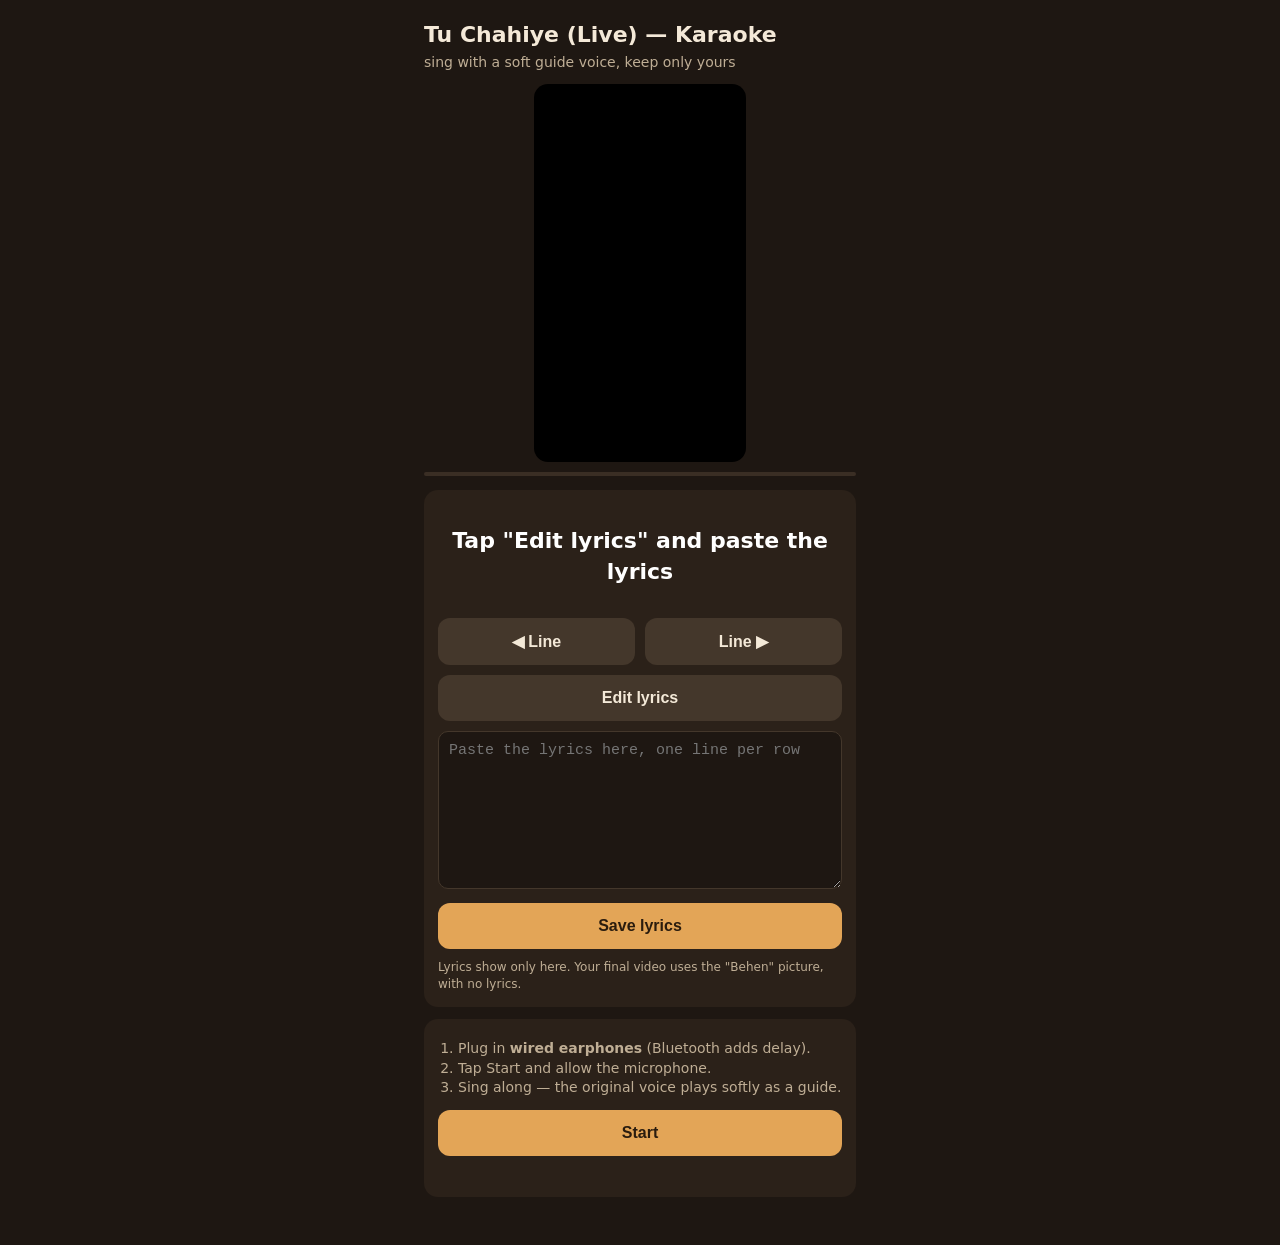
<file: karaoke/tu-chahiye-live/index.html>
<!DOCTYPE html>
<html lang="en">
<head>
<meta charset="utf-8">
<meta name="viewport" content="width=device-width, initial-scale=1">
<title>Tu Chahiye (Live) Karaoke</title>
<style>
  :root { --bg:#1e1712; --card:#2b2119; --ink:#f4e9d8; --muted:#bfae95; --accent:#e3a557; --rec:#e25a4a; }
  * { box-sizing:border-box; }
  body { margin:0; background:var(--bg); color:var(--ink); font:16px/1.4 system-ui,-apple-system,"Segoe UI",Roboto,sans-serif; }
  main { max-width:460px; margin:0 auto; padding:16px 14px 40px; }
  h1 { font-size:22px; margin:4px 0 2px; }
  .sub { color:var(--muted); font-size:14px; margin:0 0 12px; }
  .stage { position:relative; border-radius:14px; overflow:hidden; background:#000; aspect-ratio:9/16; max-height:42vh; margin:0 auto; }
  video { width:100%; height:100%; object-fit:contain; display:block; }
  .overlay { position:absolute; inset:0; display:flex; align-items:center; justify-content:center; font-size:96px; font-weight:700; color:#fff; text-shadow:0 2px 12px #000; pointer-events:none; }
  .badge { position:absolute; top:10px; left:10px; background:var(--rec); color:#fff; font-size:13px; font-weight:600; padding:4px 10px; border-radius:20px; display:none; }
  .bar { height:4px; background:#3a2e24; border-radius:4px; margin:10px 0 14px; overflow:hidden; }
  .bar > div { height:100%; width:0; background:var(--accent); }
  .card { background:var(--card); border-radius:14px; padding:14px; margin-top:12px; }
  .row { display:flex; gap:10px; flex-wrap:wrap; }
  button { flex:1; min-width:130px; border:0; border-radius:12px; padding:14px 12px; font-size:16px; font-weight:600; background:#44372b; color:var(--ink); cursor:pointer; }
  button.primary { background:var(--accent); color:#2a1c0e; }
  button.rec { background:var(--rec); color:#fff; }
  button:disabled { opacity:.45; }
  label { display:block; font-size:14px; color:var(--muted); margin:12px 0 4px; }
  input[type=range] { width:100%; accent-color:var(--accent); }
  .val { float:right; color:var(--ink); }
  .msg { font-size:14px; color:var(--muted); margin:10px 0 0; min-height:1.2em; }
  .err { color:#ff9a8a; }
  a.dl { display:block; text-align:center; margin-top:10px; padding:12px; border-radius:12px; background:#3d5a3a; color:#fff; text-decoration:none; font-weight:600; }
  .hidden { display:none !important; }
  .lyr { text-align:center; }
  #lc { font-size:22px; font-weight:700; color:#fff; min-height:1.4em; margin:4px 0; }
  #lp, #ln { font-size:15px; color:var(--muted); min-height:1.2em; }
  textarea { width:100%; background:#1e1712; color:var(--ink); border:1px solid #44372b; border-radius:10px; padding:10px; font-size:15px; margin:10px 0 8px; }
  ol { padding-left:20px; margin:6px 0 0; color:var(--muted); font-size:14px; }
</style>
</head>
<body>
<main>
  <h1>Tu Chahiye (Live) — Karaoke</h1>
  <p class="sub">sing with a soft guide voice, keep only yours</p>

  <div class="stage">
    <video id="vid" src="lyrics.mp4" muted playsinline preload="auto"></video>
    <div class="overlay" id="count"></div>
    <div class="badge" id="badge">● REC</div>
  </div>
  <div class="bar"><div id="prog"></div></div>

  <section class="card" id="lyrBox" style="margin-top:0">
    <div class="lyr"><div id="lp"></div><div id="lc"></div><div id="ln"></div></div>
    <div class="row" style="margin-top:8px">
      <button id="lprev">◀ Line</button><button id="lnext">Line ▶</button><button id="ledit">Edit lyrics</button>
    </div>
    <div id="lyrEdit" class="hidden">
      <textarea id="lyrText" rows="8" placeholder="Paste the lyrics here, one line per row"></textarea>
      <button class="primary" id="lsave" style="width:100%">Save lyrics</button>
    </div>
    <p class="msg" style="font-size:12px">Lyrics show only here. Your final video uses the "Behen" picture, with no lyrics.</p>
  </section>

  <!-- Step 1 -->
  <section class="card" id="s1">
    <ol>
      <li>Plug in <b>wired earphones</b> (Bluetooth adds delay).</li>
      <li>Tap Start and allow the microphone.</li>
      <li>Sing along — the original voice plays softly as a guide.</li>
    </ol>
    <div class="row" style="margin-top:12px"><button class="primary" id="start">Start</button></div>
    <p class="msg" id="m1"></p>
  </section>

  <!-- Step 2 -->
  <section class="card hidden" id="s2">
    <label>Guide voice volume <span class="val" id="gvV">100%</span></label>
    <input type="range" id="gv" min="0" max="150" value="100">
    <div class="row" style="margin-top:12px">
      <button class="rec" id="rec">● Record</button>
      <button id="stop" disabled>■ Stop</button>
    </div>
    <p class="msg" id="m2"></p>
  </section>

  <!-- Step 3 -->
  <section class="card hidden" id="s3">
    <div class="row">
      <button id="play">▶ Preview</button>
      <button id="retake">↺ Retake</button>
    </div>
    <label>My voice volume <span class="val" id="vvV">130%</span></label>
    <input type="range" id="vv" min="0" max="300" value="130">
    <label>Music volume <span class="val" id="mvV">80%</span></label>
    <input type="range" id="mv" min="0" max="150" value="80">
    <label>Voice timing — move earlier if you sound late <span class="val" id="shV">0 ms</span></label>
    <input type="range" id="sh" min="-200" max="500" step="10" value="0">
    <div class="row" style="margin-top:14px">
      <button class="primary" id="mkvid">Make my video</button>
      <button id="mkwav">Audio only</button>
    </div>
    <p class="msg" id="m3"></p>
    <div id="out"></div>
  </section>
</main>

<script>
const $ = id => document.getElementById(id);
const vid = $('vid');
const BG = new Image(); BG.src = 'bg.jpg';
let ctx, guideBuf, musicBuf, raw = null, chunks = [], startFrame = 0, recording = false;
let micStream, micSrc, recNode, guideSrc, guideGain, recTimer, playing = null, progTimer;

const WORKLET = `class Rec extends AudioWorkletProcessor{
  process(inputs){const i=inputs[0]; if(i&&i[0]&&i[0].length){this.port.postMessage({f:currentFrame,d:i[0].slice(0)});} return true;}
} registerProcessor('rec-proc',Rec);`;

function show(id){ ['s1','s2','s3'].forEach(s => $(s).classList.toggle('hidden', s !== id)); }
function msg(id, t, bad){ $(id).textContent = t; $(id).classList.toggle('err', !!bad); }
function bindRange(id, suffix){ const f=()=>{$(id+'V').textContent=$(id).value+suffix}; $(id).addEventListener('input',f); f(); }
bindRange('gv','%'); bindRange('vv','%'); bindRange('mv','%'); bindRange('sh',' ms');

async function loadBuf(url){
  const r = await fetch(url); if(!r.ok) throw new Error('Could not load '+url);
  return await ctx.decodeAudioData(await r.arrayBuffer());
}

function startProgress(){
  clearInterval(progTimer);
  progTimer = setInterval(()=>{ const d = vid.duration||60; $('prog').style.width = Math.min(100, vid.currentTime/d*100)+'%'; }, 200);
}
function stopProgress(){ clearInterval(progTimer); }

$('start').onclick = async () => {
  $('start').disabled = true;
  try {
    if (!window.isSecureContext || !navigator.mediaDevices || !navigator.mediaDevices.getUserMedia)
      throw new Error('Microphone not available here. Open this page over https in Chrome or Safari.');
    ctx = new (window.AudioContext || window.webkitAudioContext)();
    await ctx.resume();
    msg('m1','Asking for microphone…');
    micStream = await navigator.mediaDevices.getUserMedia({audio:{echoCancellation:false,noiseSuppression:false,autoGainControl:false}});
    msg('m1','Loading song…');
    const blobUrl = URL.createObjectURL(new Blob([WORKLET],{type:'application/javascript'}));
    await ctx.audioWorklet.addModule(blobUrl);
    [guideBuf, musicBuf] = await Promise.all([loadBuf('guide.m4a'), loadBuf('music.m4a')]);
    // estimated round-trip latency → default timing fix
    let est = (ctx.outputLatency||0) + (ctx.baseLatency||0);
    try { est += micStream.getAudioTracks()[0].getSettings().latency || 0; } catch(e){}
    $('sh').value = Math.max(0, Math.min(400, Math.round(est*1000/10)*10)); $('sh').dispatchEvent(new Event('input'));
    msg('m1','');
    show('s2');
  } catch (e) {
    msg('m1', (e && e.name==='NotAllowedError') ? 'Microphone permission was blocked. Allow it in browser settings and reload.' : (e.message||String(e)), true);
    $('start').disabled = false;
  }
};

$('gv').addEventListener('input', ()=>{ if(guideGain) guideGain.gain.value = $('gv').value/100; });

$('rec').onclick = async () => {
  await ctx.resume();
  $('rec').disabled = true; $('stop').disabled = false;
  chunks = []; raw = null;
  micSrc = ctx.createMediaStreamSource(micStream);
  recNode = new AudioWorkletNode(ctx, 'rec-proc', {numberOfInputs:1, numberOfOutputs:1, outputChannelCount:[1]});
  const mute = ctx.createGain(); mute.gain.value = 0;
  micSrc.connect(recNode).connect(mute).connect(ctx.destination);
  recNode.port.onmessage = e => { if (recording) chunks.push(e.data); };
  recording = true;

  const lead = 3.2;
  const T = ctx.currentTime + lead;
  startFrame = Math.round(T * ctx.sampleRate);
  guideSrc = ctx.createBufferSource(); guideSrc.buffer = guideBuf;
  guideGain = ctx.createGain(); guideGain.gain.value = $('gv').value/100;
  guideSrc.connect(guideGain).connect(ctx.destination);
  guideSrc.start(T);
  guideSrc.onended = () => { if (recording) finishRec(); };

  vid.pause(); vid.currentTime = 0;
  let n = 3; $('count').textContent = n;
  const cd = setInterval(()=>{ n--; $('count').textContent = n>0 ? n : ''; if(n<=0) clearInterval(cd); }, 1000);
  recTimer = setTimeout(()=>{ vid.currentTime = 0; vid.play().catch(()=>{}); $('badge').style.display='block'; startProgress(); }, lead*1000 - 30);
  msg('m2','Recording… sing along!');
};

$('stop').onclick = () => finishRec();

function finishRec(){
  if (!recording) return;
  recording = false;
  clearTimeout(recTimer);
  try { guideSrc.onended = null; guideSrc.stop(); } catch(e){}
  try { micSrc.disconnect(); recNode.disconnect(); } catch(e){}
  vid.pause(); stopProgress(); $('badge').style.display='none'; $('count').textContent='';
  $('rec').disabled = false; $('stop').disabled = true;
  const sr = ctx.sampleRate, len = musicBuf.length + sr;   // 1s spare for timing shifts
  raw = new Float32Array(len);
  let got = 0;
  for (const c of chunks) {
    const off = c.f - startFrame;
    for (let i = 0; i < c.d.length; i++) { const k = off + i; if (k >= 0 && k < len) { raw[k] = c.d[i]; got++; } }
  }
  chunks = [];
  if (got < sr) { msg('m2','Recording too short — try again.', true); return; }
  msg('m2','');
  $('out').innerHTML = ''; msg('m3','');
  show('s3');
}

function voiceBuffer(c){
  const sr = c.sampleRate, n = musicBuf.length, s = Math.round(+$('sh').value/1000*sr);
  const b = c.createBuffer(1, n, sr), d = b.getChannelData(0);
  for (let i = 0; i < n; i++) { const j = i + s; d[i] = (j >= 0 && j < raw.length) ? raw[j] : 0; }
  return b;
}

function stopPreview(){
  if (playing) { playing.forEach(s=>{ try{s.stop()}catch(e){} }); playing = null; }
  vid.pause(); stopProgress(); $('play').textContent = '▶ Preview';
}

$('play').onclick = async () => {
  if (playing) { stopPreview(); return; }
  await ctx.resume();
  const m = ctx.createBufferSource(); m.buffer = musicBuf;
  const v = ctx.createBufferSource(); v.buffer = voiceBuffer(ctx);
  const mg = ctx.createGain(); mg.gain.value = $('mv').value/100;
  const vg = ctx.createGain(); vg.gain.value = $('vv').value/100;
  m.connect(mg).connect(ctx.destination); v.connect(vg).connect(ctx.destination);
  const t = ctx.currentTime + 0.15; m.start(t); v.start(t);
  vid.currentTime = 0; vid.play().catch(()=>{}); startProgress();
  m.onended = stopPreview;
  playing = [m, v]; $('play').textContent = '■ Stop preview';
};

$('retake').onclick = () => { stopPreview(); $('out').innerHTML=''; $('prog').style.width='0'; show('s2'); };

async function renderMix(){
  const sr = ctx.sampleRate, n = musicBuf.length;
  const off = new OfflineAudioContext(2, n, sr);
  const m = off.createBufferSource(); m.buffer = musicBuf;
  const v = off.createBufferSource(); v.buffer = voiceBuffer(off);
  const mg = off.createGain(); mg.gain.value = $('mv').value/100;
  const vg = off.createGain(); vg.gain.value = $('vv').value/100;
  const comp = off.createDynamicsCompressor();
  comp.threshold.value = -6; comp.knee.value = 6; comp.ratio.value = 12; comp.attack.value = 0.003; comp.release.value = 0.15;
  m.connect(mg).connect(comp); v.connect(vg).connect(comp); comp.connect(off.destination);
  m.start(0); v.start(0);
  return await off.startRendering();
}

function toWav(buf){
  const ch = buf.numberOfChannels, n = buf.length, sr = buf.sampleRate;
  const dv = new DataView(new ArrayBuffer(44 + n*ch*2));
  const w = (o,s)=>{ for(let i=0;i<s.length;i++) dv.setUint8(o+i, s.charCodeAt(i)); };
  w(0,'RIFF'); dv.setUint32(4, 36+n*ch*2, true); w(8,'WAVE'); w(12,'fmt ');
  dv.setUint32(16,16,true); dv.setUint16(20,1,true); dv.setUint16(22,ch,true); dv.setUint32(24,sr,true);
  dv.setUint32(28,sr*ch*2,true); dv.setUint16(32,ch*2,true); dv.setUint16(34,16,true); w(36,'data'); dv.setUint32(40,n*ch*2,true);
  const data = []; for (let c=0;c<ch;c++) data.push(buf.getChannelData(c));
  let o = 44; for (let i=0;i<n;i++) for (let c=0;c<ch;c++) { const x = Math.max(-1, Math.min(1, data[c][i])); dv.setInt16(o, x<0 ? x*0x8000 : x*0x7FFF, true); o += 2; }
  return new Blob([dv], {type:'audio/wav'});
}

function offer(blob, name){
  const url = URL.createObjectURL(blob);
  const box = document.createElement('div');
  const a = document.createElement('a'); a.className='dl'; a.href=url; a.download=name; a.textContent='⬇ Download '+name;
  box.appendChild(a);
  try {
    const file = new File([blob], name, {type: blob.type});
    if (navigator.canShare && navigator.canShare({files:[file]})) {
      const b = document.createElement('button'); b.textContent='Share (WhatsApp, Instagram…)'; b.style.marginTop='8px'; b.style.width='100%';
      b.onclick = () => navigator.share({files:[file], title:'Tu Chahiye karaoke'}).catch(()=>{});
      box.appendChild(b);
    }
  } catch(e){}
  $('out').appendChild(box);
}

$('mkwav').onclick = async () => {
  stopPreview(); $('mkwav').disabled = true; msg('m3','Mixing…');
  try { offer(toWav(await renderMix()), 'tu-chahiye-my-voice.wav'); msg('m3','Done.'); }
  catch(e){ msg('m3', 'Mixing failed: '+(e.message||e), true); }
  $('mkwav').disabled = false;
};

$('mkvid').onclick = async () => {
  stopPreview();
  const types = ['video/mp4;codecs=avc1.42E01E,mp4a.40.2','video/mp4;codecs=avc1,opus','video/mp4','video/webm;codecs=vp8,opus','video/webm'];
  const mime = window.MediaRecorder ? types.find(t => MediaRecorder.isTypeSupported(t)) : null;
  if (!mime) { msg('m3','This browser cannot make videos. Use "Audio only" instead.', true); return; }
  $('mkvid').disabled = $('mkwav').disabled = $('play').disabled = $('retake').disabled = true;
  try {
    msg('m3','Mixing…');
    const mix = await renderMix();
    await ctx.resume();
    const canvas = document.createElement('canvas');
    canvas.width = 1080; canvas.height = 1350;
    const g = canvas.getContext('2d');
    const dest = ctx.createMediaStreamDestination();
    const src = ctx.createBufferSource(); src.buffer = mix; src.connect(dest);
    const stream = new MediaStream([...canvas.captureStream(30).getVideoTracks(), ...dest.stream.getAudioTracks()]);
    const rec = new MediaRecorder(stream, {mimeType: mime, videoBitsPerSecond: 3000000, audioBitsPerSecond: 192000});
    const parts = []; rec.ondataavailable = e => { if (e.data && e.data.size) parts.push(e.data); };
    const done = new Promise(r => rec.onstop = r);
    let drawing = true;
    const draw = () => { if (!drawing) return; g.drawImage(BG, 0, 0, canvas.width, canvas.height); requestAnimationFrame(draw); };
    vid.currentTime = 0;
    await new Promise(r => { vid.muted = true; if (vid.readyState >= 2 && !vid.seeking) r(); else vid.addEventListener('seeked', r, {once:true}); });
    draw();
    rec.start(1000);
    await vid.play();
    src.start();
    startProgress();
    msg('m3','Making your video — takes 1 minute. Keep this screen open.');
    await new Promise(r => src.onended = r);
    await new Promise(r => setTimeout(r, 300));
    rec.stop(); await done; drawing = false; vid.pause(); stopProgress();
    const ext = mime.startsWith('video/mp4') ? 'mp4' : 'webm';
    offer(new Blob(parts, {type: mime.split(';')[0]}), 'tu-chahiye-karaoke-me.'+ext);
    msg('m3', ext === 'webm' ? 'Done. (WebM file — if WhatsApp refuses it, send it to Claude to convert.)' : 'Done!');
  } catch(e) { msg('m3','Video failed: '+(e.message||e)+'. Try "Audio only".', true); }
  $('mkvid').disabled = $('mkwav').disabled = $('play').disabled = $('retake').disabled = false;
};

// ---- lyrics guide (on page only) ----
const PHRASES = [[0.3,6.3],[6.9,9.75],[10.2,13.15],[14.05,18.5],[18.85,23.85],[24.25,30.95],[31.4,38.0]];
const LKEY = 'tc-live-lyrics';
let LINES = [], lineStarts = [], lineAdj = 0, lastIdx = -2;
function setLines(t){
  LINES = t.split('\n').map(x => x.trim()).filter(Boolean);
  const total = PHRASES.reduce((a,p) => a + p[1] - p[0], 0);
  lineStarts = [];
  for (let i = 0; i < LINES.length; i++) {
    let target = total * i / LINES.length;
    for (const [a,b] of PHRASES) { const d = b - a; if (target <= d + 1e-6) { lineStarts.push(a + target); break; } target -= d; }
  }
  lineAdj = 0; renderLyrics(0, true);
}
function renderLyrics(t, force){
  if (!LINES.length) { $('lc').textContent = 'Tap "Edit lyrics" and paste the lyrics'; $('lp').textContent = $('ln').textContent = ''; return; }
  let k = 0; for (let i = 0; i < lineStarts.length; i++) if (lineStarts[i] <= t + 0.5) k = i;
  k = Math.max(0, Math.min(LINES.length - 1, k + lineAdj));
  if (k === lastIdx && !force) return; lastIdx = k;
  $('lp').textContent = LINES[k-1] || ''; $('lc').textContent = LINES[k]; $('ln').textContent = LINES[k+1] || '';
}
setInterval(() => renderLyrics(vid.currentTime || 0), 120);
$('lprev').onclick = () => { lineAdj--; renderLyrics(vid.currentTime || 0, true); };
$('lnext').onclick = () => { lineAdj++; renderLyrics(vid.currentTime || 0, true); };
$('ledit').onclick = () => $('lyrEdit').classList.toggle('hidden');
$('lsave').onclick = () => {
  const t = $('lyrText').value; try { localStorage.setItem(LKEY, t); } catch(e){}
  setLines(t); $('lyrEdit').classList.add('hidden');
};
(function(){ let t = ''; try { t = localStorage.getItem(LKEY) || ''; } catch(e){}
  $('lyrText').value = t; setLines(t); if (!LINES.length) $('lyrEdit').classList.remove('hidden'); })();
</script>
</body>
</html>
</file>
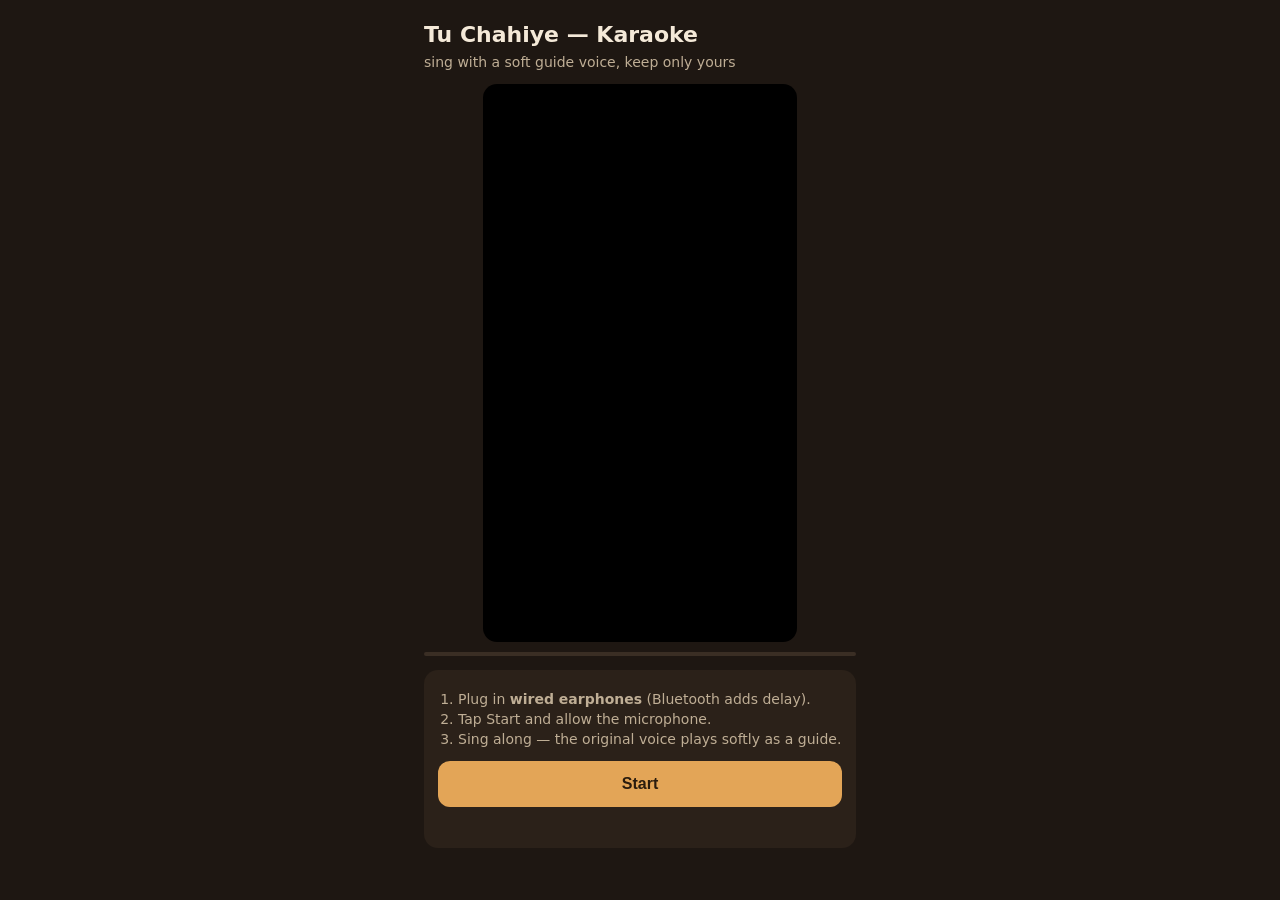
<file: karaoke/tu-chahiye/index.html>
<!DOCTYPE html>
<html lang="en">
<head>
<meta charset="utf-8">
<meta name="viewport" content="width=device-width, initial-scale=1">
<title>Tu Chahiye Karaoke</title>
<style>
  :root { --bg:#1e1712; --card:#2b2119; --ink:#f4e9d8; --muted:#bfae95; --accent:#e3a557; --rec:#e25a4a; }
  * { box-sizing:border-box; }
  body { margin:0; background:var(--bg); color:var(--ink); font:16px/1.4 system-ui,-apple-system,"Segoe UI",Roboto,sans-serif; }
  main { max-width:460px; margin:0 auto; padding:16px 14px 40px; }
  h1 { font-size:22px; margin:4px 0 2px; }
  .sub { color:var(--muted); font-size:14px; margin:0 0 12px; }
  .stage { position:relative; border-radius:14px; overflow:hidden; background:#000; aspect-ratio:9/16; max-height:62vh; margin:0 auto; }
  video { width:100%; height:100%; object-fit:contain; display:block; }
  .overlay { position:absolute; inset:0; display:flex; align-items:center; justify-content:center; font-size:96px; font-weight:700; color:#fff; text-shadow:0 2px 12px #000; pointer-events:none; }
  .badge { position:absolute; top:10px; left:10px; background:var(--rec); color:#fff; font-size:13px; font-weight:600; padding:4px 10px; border-radius:20px; display:none; }
  .bar { height:4px; background:#3a2e24; border-radius:4px; margin:10px 0 14px; overflow:hidden; }
  .bar > div { height:100%; width:0; background:var(--accent); }
  .card { background:var(--card); border-radius:14px; padding:14px; margin-top:12px; }
  .row { display:flex; gap:10px; flex-wrap:wrap; }
  button { flex:1; min-width:130px; border:0; border-radius:12px; padding:14px 12px; font-size:16px; font-weight:600; background:#44372b; color:var(--ink); cursor:pointer; }
  button.primary { background:var(--accent); color:#2a1c0e; }
  button.rec { background:var(--rec); color:#fff; }
  button:disabled { opacity:.45; }
  label { display:block; font-size:14px; color:var(--muted); margin:12px 0 4px; }
  input[type=range] { width:100%; accent-color:var(--accent); }
  .val { float:right; color:var(--ink); }
  .msg { font-size:14px; color:var(--muted); margin:10px 0 0; min-height:1.2em; }
  .err { color:#ff9a8a; }
  a.dl { display:block; text-align:center; margin-top:10px; padding:12px; border-radius:12px; background:#3d5a3a; color:#fff; text-decoration:none; font-weight:600; }
  .hidden { display:none !important; }
  ol { padding-left:20px; margin:6px 0 0; color:var(--muted); font-size:14px; }
</style>
</head>
<body>
<main>
  <h1>Tu Chahiye — Karaoke</h1>
  <p class="sub">sing with a soft guide voice, keep only yours</p>

  <div class="stage">
    <video id="vid" src="lyrics.mp4" muted playsinline preload="auto"></video>
    <div class="overlay" id="count"></div>
    <div class="badge" id="badge">● REC</div>
  </div>
  <div class="bar"><div id="prog"></div></div>

  <!-- Step 1 -->
  <section class="card" id="s1">
    <ol>
      <li>Plug in <b>wired earphones</b> (Bluetooth adds delay).</li>
      <li>Tap Start and allow the microphone.</li>
      <li>Sing along — the original voice plays softly as a guide.</li>
    </ol>
    <div class="row" style="margin-top:12px"><button class="primary" id="start">Start</button></div>
    <p class="msg" id="m1"></p>
  </section>

  <!-- Step 2 -->
  <section class="card hidden" id="s2">
    <label>Guide voice volume <span class="val" id="gvV">100%</span></label>
    <input type="range" id="gv" min="0" max="150" value="100">
    <div class="row" style="margin-top:12px">
      <button class="rec" id="rec">● Record</button>
      <button id="stop" disabled>■ Stop</button>
    </div>
    <p class="msg" id="m2"></p>
  </section>

  <!-- Step 3 -->
  <section class="card hidden" id="s3">
    <div class="row">
      <button id="play">▶ Preview</button>
      <button id="retake">↺ Retake</button>
    </div>
    <label>My voice volume <span class="val" id="vvV">130%</span></label>
    <input type="range" id="vv" min="0" max="300" value="130">
    <label>Music volume <span class="val" id="mvV">80%</span></label>
    <input type="range" id="mv" min="0" max="150" value="80">
    <label>Voice timing — move earlier if you sound late <span class="val" id="shV">0 ms</span></label>
    <input type="range" id="sh" min="-200" max="500" step="10" value="0">
    <div class="row" style="margin-top:14px">
      <button class="primary" id="mkvid">Make my video</button>
      <button id="mkwav">Audio only</button>
    </div>
    <p class="msg" id="m3"></p>
    <div id="out"></div>
  </section>
</main>

<script>
const $ = id => document.getElementById(id);
const vid = $('vid');
let ctx, guideBuf, musicBuf, raw = null, chunks = [], startFrame = 0, recording = false;
let micStream, micSrc, recNode, guideSrc, guideGain, recTimer, playing = null, progTimer;

const WORKLET = `class Rec extends AudioWorkletProcessor{
  process(inputs){const i=inputs[0]; if(i&&i[0]&&i[0].length){this.port.postMessage({f:currentFrame,d:i[0].slice(0)});} return true;}
} registerProcessor('rec-proc',Rec);`;

function show(id){ ['s1','s2','s3'].forEach(s => $(s).classList.toggle('hidden', s !== id)); }
function msg(id, t, bad){ $(id).textContent = t; $(id).classList.toggle('err', !!bad); }
function bindRange(id, suffix){ const f=()=>{$(id+'V').textContent=$(id).value+suffix}; $(id).addEventListener('input',f); f(); }
bindRange('gv','%'); bindRange('vv','%'); bindRange('mv','%'); bindRange('sh',' ms');

async function loadBuf(url){
  const r = await fetch(url); if(!r.ok) throw new Error('Could not load '+url);
  return await ctx.decodeAudioData(await r.arrayBuffer());
}

function startProgress(){
  clearInterval(progTimer);
  progTimer = setInterval(()=>{ const d = vid.duration||60; $('prog').style.width = Math.min(100, vid.currentTime/d*100)+'%'; }, 200);
}
function stopProgress(){ clearInterval(progTimer); }

$('start').onclick = async () => {
  $('start').disabled = true;
  try {
    if (!window.isSecureContext || !navigator.mediaDevices || !navigator.mediaDevices.getUserMedia)
      throw new Error('Microphone not available here. Open this page over https in Chrome or Safari.');
    ctx = new (window.AudioContext || window.webkitAudioContext)();
    await ctx.resume();
    msg('m1','Asking for microphone…');
    micStream = await navigator.mediaDevices.getUserMedia({audio:{echoCancellation:false,noiseSuppression:false,autoGainControl:false}});
    msg('m1','Loading song…');
    const blobUrl = URL.createObjectURL(new Blob([WORKLET],{type:'application/javascript'}));
    await ctx.audioWorklet.addModule(blobUrl);
    [guideBuf, musicBuf] = await Promise.all([loadBuf('guide.m4a'), loadBuf('music.m4a')]);
    // estimated round-trip latency → default timing fix
    let est = (ctx.outputLatency||0) + (ctx.baseLatency||0);
    try { est += micStream.getAudioTracks()[0].getSettings().latency || 0; } catch(e){}
    $('sh').value = Math.max(0, Math.min(400, Math.round(est*1000/10)*10)); $('sh').dispatchEvent(new Event('input'));
    msg('m1','');
    show('s2');
  } catch (e) {
    msg('m1', (e && e.name==='NotAllowedError') ? 'Microphone permission was blocked. Allow it in browser settings and reload.' : (e.message||String(e)), true);
    $('start').disabled = false;
  }
};

$('gv').addEventListener('input', ()=>{ if(guideGain) guideGain.gain.value = $('gv').value/100; });

$('rec').onclick = async () => {
  await ctx.resume();
  $('rec').disabled = true; $('stop').disabled = false;
  chunks = []; raw = null;
  micSrc = ctx.createMediaStreamSource(micStream);
  recNode = new AudioWorkletNode(ctx, 'rec-proc', {numberOfInputs:1, numberOfOutputs:1, outputChannelCount:[1]});
  const mute = ctx.createGain(); mute.gain.value = 0;
  micSrc.connect(recNode).connect(mute).connect(ctx.destination);
  recNode.port.onmessage = e => { if (recording) chunks.push(e.data); };
  recording = true;

  const lead = 3.2;
  const T = ctx.currentTime + lead;
  startFrame = Math.round(T * ctx.sampleRate);
  guideSrc = ctx.createBufferSource(); guideSrc.buffer = guideBuf;
  guideGain = ctx.createGain(); guideGain.gain.value = $('gv').value/100;
  guideSrc.connect(guideGain).connect(ctx.destination);
  guideSrc.start(T);
  guideSrc.onended = () => { if (recording) finishRec(); };

  vid.pause(); vid.currentTime = 0;
  let n = 3; $('count').textContent = n;
  const cd = setInterval(()=>{ n--; $('count').textContent = n>0 ? n : ''; if(n<=0) clearInterval(cd); }, 1000);
  recTimer = setTimeout(()=>{ vid.currentTime = 0; vid.play().catch(()=>{}); $('badge').style.display='block'; startProgress(); }, lead*1000 - 30);
  msg('m2','Recording… sing along!');
};

$('stop').onclick = () => finishRec();

function finishRec(){
  if (!recording) return;
  recording = false;
  clearTimeout(recTimer);
  try { guideSrc.onended = null; guideSrc.stop(); } catch(e){}
  try { micSrc.disconnect(); recNode.disconnect(); } catch(e){}
  vid.pause(); stopProgress(); $('badge').style.display='none'; $('count').textContent='';
  $('rec').disabled = false; $('stop').disabled = true;
  const sr = ctx.sampleRate, len = musicBuf.length + sr;   // 1s spare for timing shifts
  raw = new Float32Array(len);
  let got = 0;
  for (const c of chunks) {
    const off = c.f - startFrame;
    for (let i = 0; i < c.d.length; i++) { const k = off + i; if (k >= 0 && k < len) { raw[k] = c.d[i]; got++; } }
  }
  chunks = [];
  if (got < sr) { msg('m2','Recording too short — try again.', true); return; }
  msg('m2','');
  $('out').innerHTML = ''; msg('m3','');
  show('s3');
}

function voiceBuffer(c){
  const sr = c.sampleRate, n = musicBuf.length, s = Math.round(+$('sh').value/1000*sr);
  const b = c.createBuffer(1, n, sr), d = b.getChannelData(0);
  for (let i = 0; i < n; i++) { const j = i + s; d[i] = (j >= 0 && j < raw.length) ? raw[j] : 0; }
  return b;
}

function stopPreview(){
  if (playing) { playing.forEach(s=>{ try{s.stop()}catch(e){} }); playing = null; }
  vid.pause(); stopProgress(); $('play').textContent = '▶ Preview';
}

$('play').onclick = async () => {
  if (playing) { stopPreview(); return; }
  await ctx.resume();
  const m = ctx.createBufferSource(); m.buffer = musicBuf;
  const v = ctx.createBufferSource(); v.buffer = voiceBuffer(ctx);
  const mg = ctx.createGain(); mg.gain.value = $('mv').value/100;
  const vg = ctx.createGain(); vg.gain.value = $('vv').value/100;
  m.connect(mg).connect(ctx.destination); v.connect(vg).connect(ctx.destination);
  const t = ctx.currentTime + 0.15; m.start(t); v.start(t);
  vid.currentTime = 0; vid.play().catch(()=>{}); startProgress();
  m.onended = stopPreview;
  playing = [m, v]; $('play').textContent = '■ Stop preview';
};

$('retake').onclick = () => { stopPreview(); $('out').innerHTML=''; $('prog').style.width='0'; show('s2'); };

async function renderMix(){
  const sr = ctx.sampleRate, n = musicBuf.length;
  const off = new OfflineAudioContext(2, n, sr);
  const m = off.createBufferSource(); m.buffer = musicBuf;
  const v = off.createBufferSource(); v.buffer = voiceBuffer(off);
  const mg = off.createGain(); mg.gain.value = $('mv').value/100;
  const vg = off.createGain(); vg.gain.value = $('vv').value/100;
  const comp = off.createDynamicsCompressor();
  comp.threshold.value = -6; comp.knee.value = 6; comp.ratio.value = 12; comp.attack.value = 0.003; comp.release.value = 0.15;
  m.connect(mg).connect(comp); v.connect(vg).connect(comp); comp.connect(off.destination);
  m.start(0); v.start(0);
  return await off.startRendering();
}

function toWav(buf){
  const ch = buf.numberOfChannels, n = buf.length, sr = buf.sampleRate;
  const dv = new DataView(new ArrayBuffer(44 + n*ch*2));
  const w = (o,s)=>{ for(let i=0;i<s.length;i++) dv.setUint8(o+i, s.charCodeAt(i)); };
  w(0,'RIFF'); dv.setUint32(4, 36+n*ch*2, true); w(8,'WAVE'); w(12,'fmt ');
  dv.setUint32(16,16,true); dv.setUint16(20,1,true); dv.setUint16(22,ch,true); dv.setUint32(24,sr,true);
  dv.setUint32(28,sr*ch*2,true); dv.setUint16(32,ch*2,true); dv.setUint16(34,16,true); w(36,'data'); dv.setUint32(40,n*ch*2,true);
  const data = []; for (let c=0;c<ch;c++) data.push(buf.getChannelData(c));
  let o = 44; for (let i=0;i<n;i++) for (let c=0;c<ch;c++) { const x = Math.max(-1, Math.min(1, data[c][i])); dv.setInt16(o, x<0 ? x*0x8000 : x*0x7FFF, true); o += 2; }
  return new Blob([dv], {type:'audio/wav'});
}

function offer(blob, name){
  const url = URL.createObjectURL(blob);
  const box = document.createElement('div');
  const a = document.createElement('a'); a.className='dl'; a.href=url; a.download=name; a.textContent='⬇ Download '+name;
  box.appendChild(a);
  try {
    const file = new File([blob], name, {type: blob.type});
    if (navigator.canShare && navigator.canShare({files:[file]})) {
      const b = document.createElement('button'); b.textContent='Share (WhatsApp, Instagram…)'; b.style.marginTop='8px'; b.style.width='100%';
      b.onclick = () => navigator.share({files:[file], title:'Tu Chahiye karaoke'}).catch(()=>{});
      box.appendChild(b);
    }
  } catch(e){}
  $('out').appendChild(box);
}

$('mkwav').onclick = async () => {
  stopPreview(); $('mkwav').disabled = true; msg('m3','Mixing…');
  try { offer(toWav(await renderMix()), 'tu-chahiye-my-voice.wav'); msg('m3','Done.'); }
  catch(e){ msg('m3', 'Mixing failed: '+(e.message||e), true); }
  $('mkwav').disabled = false;
};

$('mkvid').onclick = async () => {
  stopPreview();
  const types = ['video/mp4;codecs=avc1.42E01E,mp4a.40.2','video/mp4;codecs=avc1,opus','video/mp4','video/webm;codecs=vp8,opus','video/webm'];
  const mime = window.MediaRecorder ? types.find(t => MediaRecorder.isTypeSupported(t)) : null;
  if (!mime) { msg('m3','This browser cannot make videos. Use "Audio only" instead.', true); return; }
  $('mkvid').disabled = $('mkwav').disabled = $('play').disabled = $('retake').disabled = true;
  try {
    msg('m3','Mixing…');
    const mix = await renderMix();
    await ctx.resume();
    const canvas = document.createElement('canvas');
    canvas.width = vid.videoWidth || 720; canvas.height = vid.videoHeight || 1280;
    const g = canvas.getContext('2d');
    const dest = ctx.createMediaStreamDestination();
    const src = ctx.createBufferSource(); src.buffer = mix; src.connect(dest);
    const stream = new MediaStream([...canvas.captureStream(30).getVideoTracks(), ...dest.stream.getAudioTracks()]);
    const rec = new MediaRecorder(stream, {mimeType: mime, videoBitsPerSecond: 3000000, audioBitsPerSecond: 192000});
    const parts = []; rec.ondataavailable = e => { if (e.data && e.data.size) parts.push(e.data); };
    const done = new Promise(r => rec.onstop = r);
    let drawing = true;
    const draw = () => { if (!drawing) return; g.drawImage(vid, 0, 0, canvas.width, canvas.height); requestAnimationFrame(draw); };
    vid.currentTime = 0;
    await new Promise(r => { vid.muted = true; if (vid.readyState >= 2 && !vid.seeking) r(); else vid.addEventListener('seeked', r, {once:true}); });
    draw();
    rec.start(1000);
    await vid.play();
    src.start();
    startProgress();
    msg('m3','Making your video — takes 1 minute. Keep this screen open.');
    await new Promise(r => src.onended = r);
    await new Promise(r => setTimeout(r, 300));
    rec.stop(); await done; drawing = false; vid.pause(); stopProgress();
    const ext = mime.startsWith('video/mp4') ? 'mp4' : 'webm';
    offer(new Blob(parts, {type: mime.split(';')[0]}), 'tu-chahiye-karaoke-me.'+ext);
    msg('m3', ext === 'webm' ? 'Done. (WebM file — if WhatsApp refuses it, send it to Claude to convert.)' : 'Done!');
  } catch(e) { msg('m3','Video failed: '+(e.message||e)+'. Try "Audio only".', true); }
  $('mkvid').disabled = $('mkwav').disabled = $('play').disabled = $('retake').disabled = false;
};
</script>
</body>
</html>
</file>
